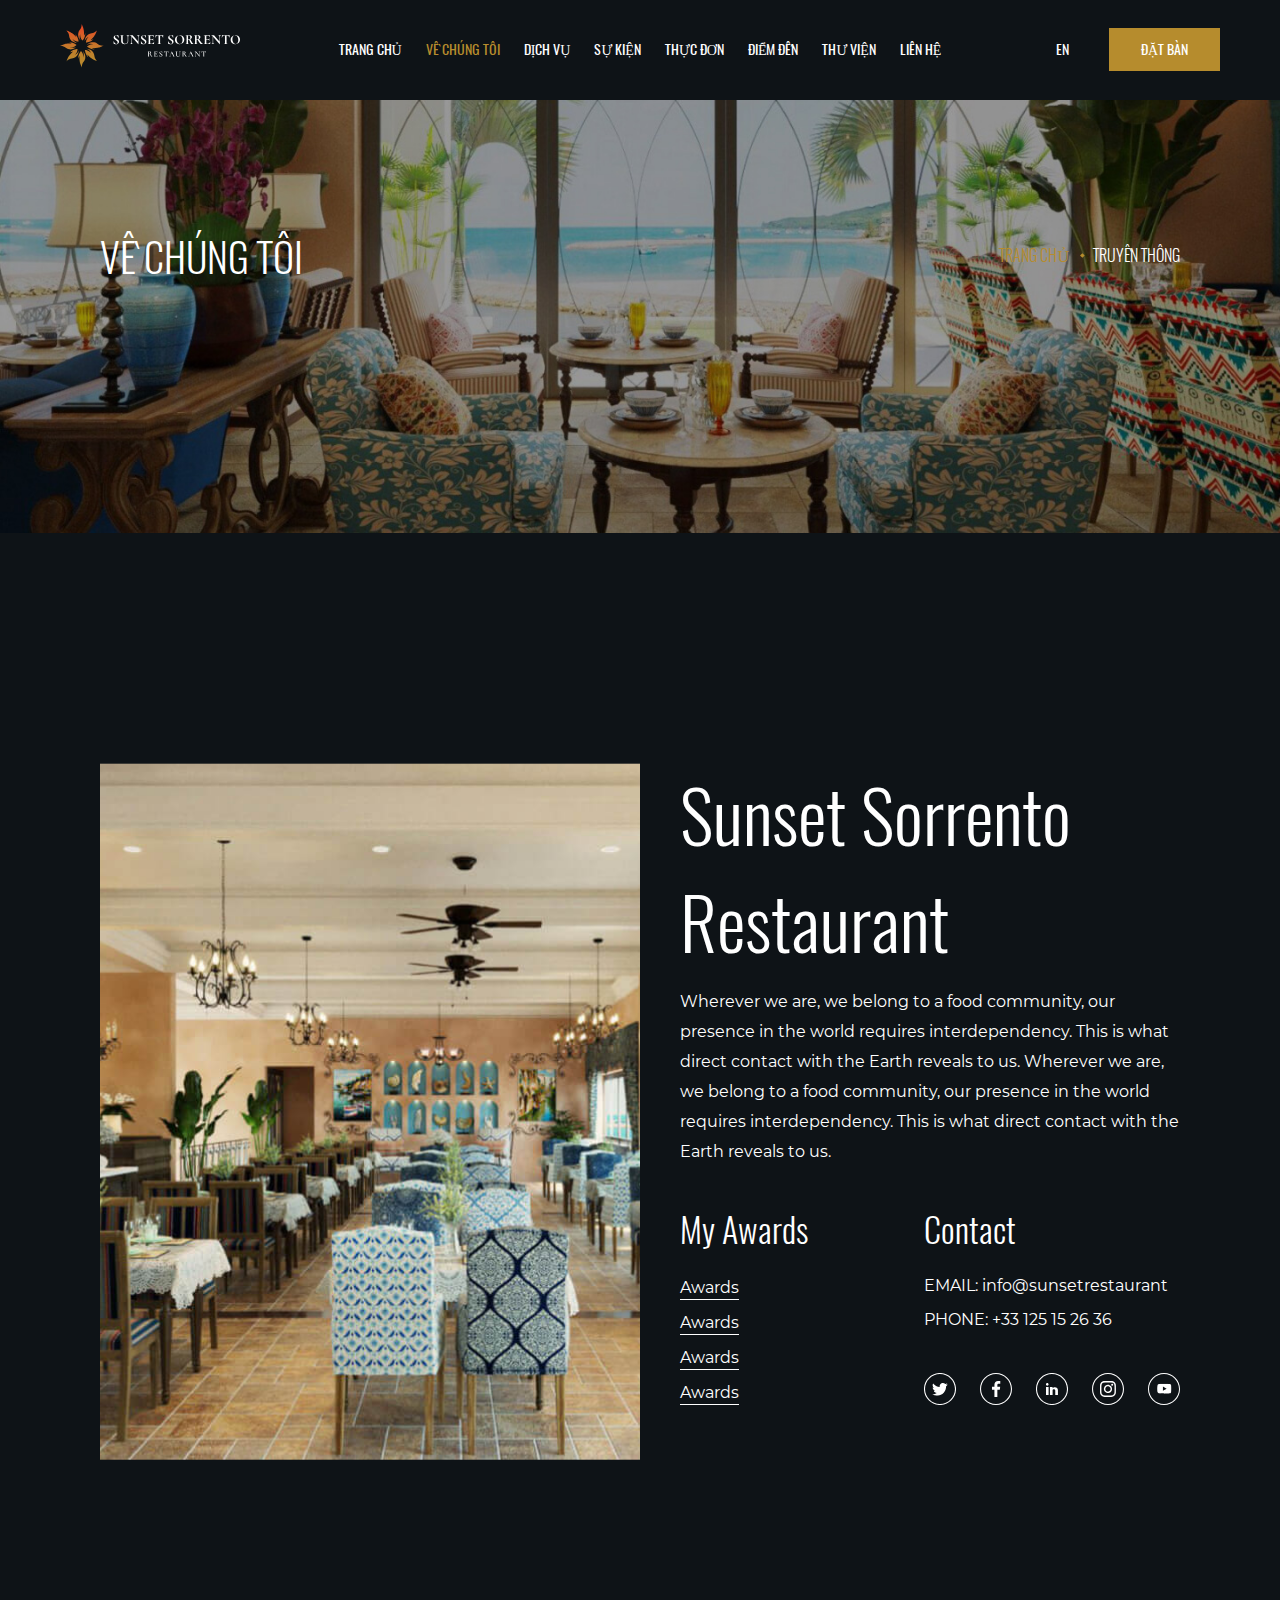
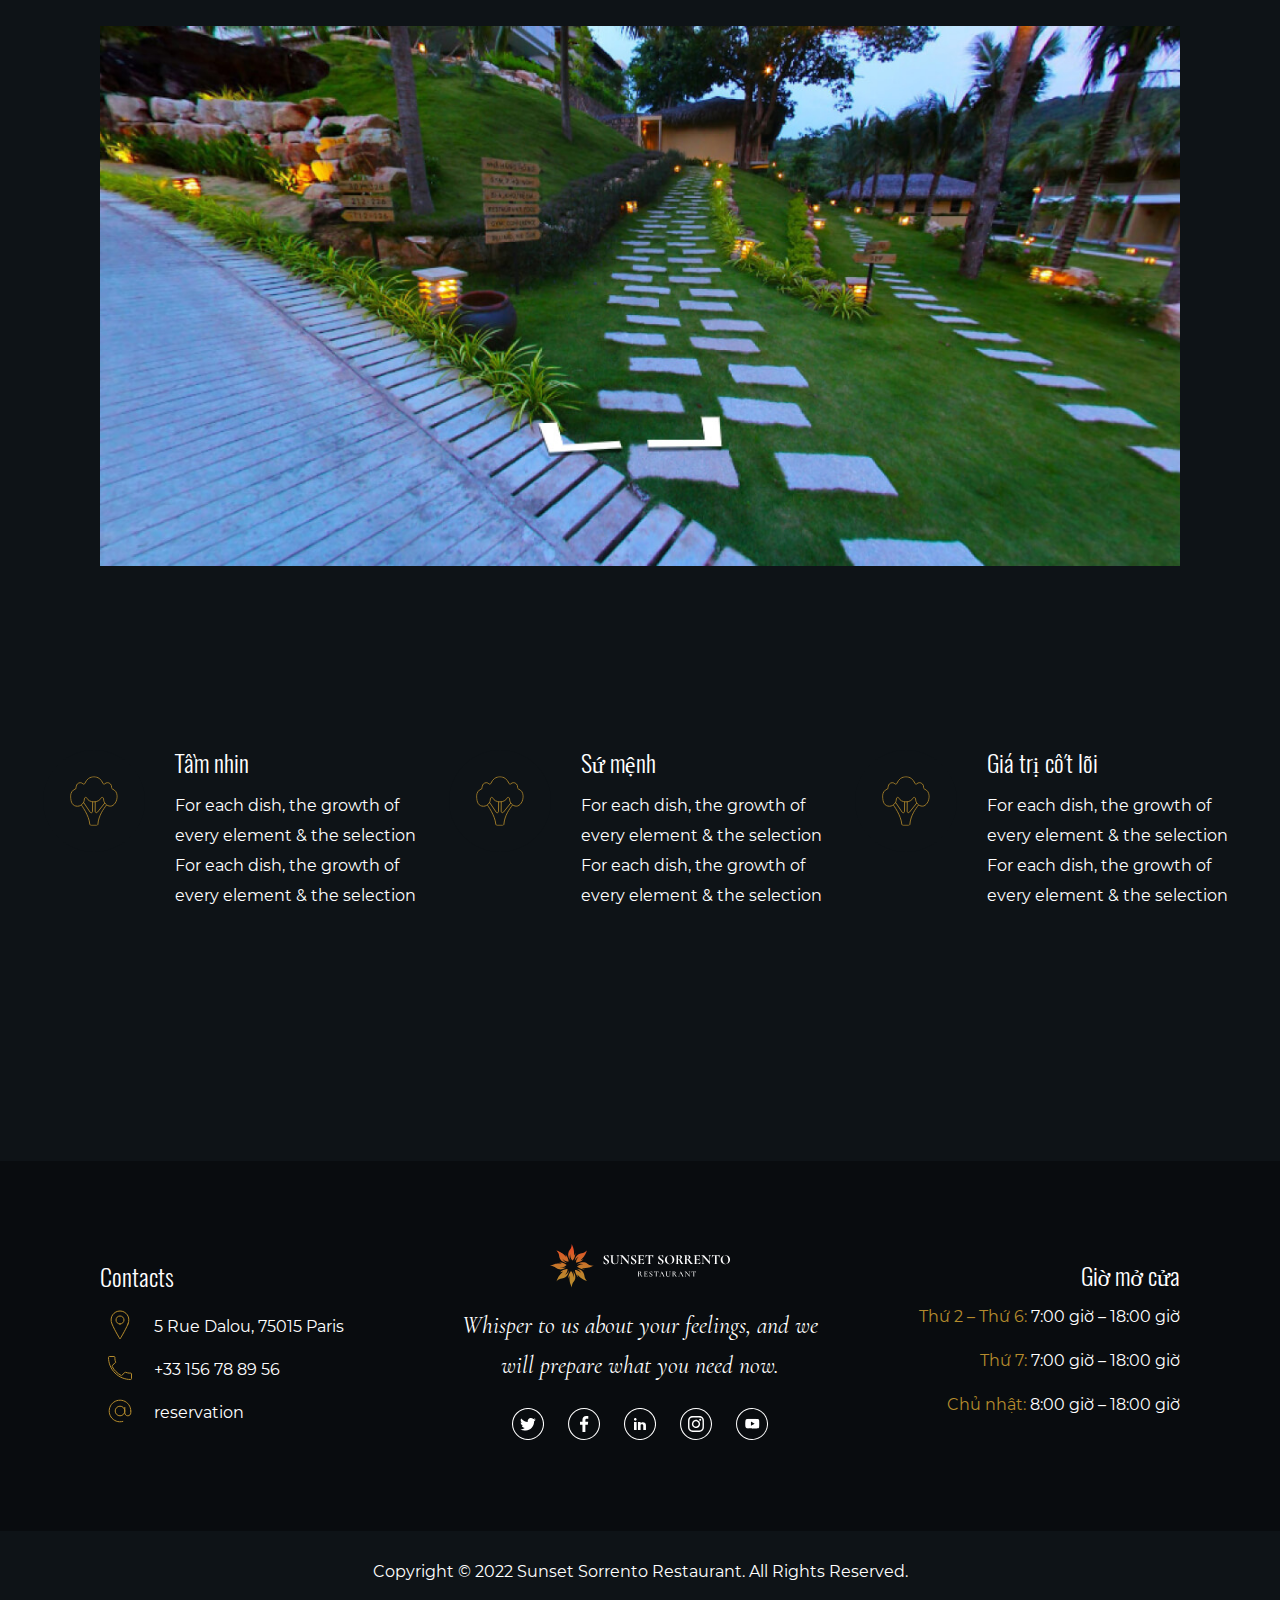
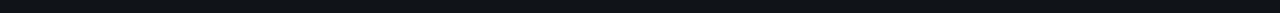
<file: about.html>
<!DOCTYPE html>
<html>

<head>
    <meta charset="UTF-8" />
    <meta name="viewport" content="width=device-width, initial-scale=1.0, maximum-scale=1.0, user-scalable=0" />
    <meta http-equiv="X-UA-Compatible" content="IE=edge,chrome=1" />
    <title>SUNSET SURRENTO</title>
    <link rel="icon" href="logo-no-text.ico">
    <meta name="title" content="" />
    <meta name="description" content="" />

    <!-- meta facebook -->
    <meta property="og:locale" content="vi" />
    <meta property="og:type" content="article" />
    <meta property="og:title" content="" />
    <meta property="og:description" content="" />
    <meta property="og:url" content="" />
    <meta property="og:site_name" content="" />
    <meta property="og:image" content="" />

    <link rel="stylesheet" href="dest/style.min.css">
    <link rel="stylesheet" href="dest/fonts.css">
</head>

<!-- Mỗi body của mỗi page nên có class ví dụ homepage, aboutpage, contactpage... -->

<body class="aboutpage">
    <div class="progressbar"></div>
    <div class="backbtn">
        <img src="./img/icon-back-btn.png" alt="">
    </div>
    <!-- HEADER -->
    <header class="header">
        <div class="container-fluid">
            <div class="header__logo">
                <img src="./img/logo-text.svg" alt="">
            </div>
            <ul class="header__menu">
                <li><a href="./index.html">TRANG CHỦ</a></li>
                <li><a class="active" href="./about.html">VỀ CHÚNG TÔI</a></li>
                <li><a href="./service.html">DỊCH VỤ</a></li>
                <li><a href="./event.html">SỰ KIỆN</a></li>
                <li><a href="./menu.html">THỰC ĐƠN</a></li>
                <li><a href="./place.html">ĐIỂM ĐẾN</a></li>
                <li><a href="./library.html">THƯ VIỆN</a></li>
                <li><a href="./contact.html">LIÊN HỆ</a></li>
            </ul>
            <div class="header__right">
                <div class="header__right-lang">
                    <div class="lang-cur">
                        <span>EN</span>

                    </div>
                    <ul class="lang-opt">
                        <li><a href="#">JP</a></li>
                        <li><a href="#">FR</a></li>
                        <li><a href="#">VN</a></li>
                    </ul>
                </div>
                <div class="header__right-booking"><span>ĐẶT BÀN</span></div>
                <div class="btnmenu">
                    <span></span>
                </div>
            </div>

        </div>
    </header>
    <div class="nav" id="navid">
        <ul class="nav__menu">
            <li><a href="./index.html">TRANG CHỦ</a></li>
            <li><a href="./about.html">VỀ CHÚNG TÔI</a></li>
            <li><a href="./service.html">DỊCH VỤ</a></li>
            <li><a href="./event.html">SỰ KIỆN</a></li>
            <li><a href="./menu.html">THỰC ĐƠN</a></li>
            <li><a href="./place.html">ĐIỂM ĐẾN</a></li>
            <li><a href="./library.html">THƯ VIỆN</a></li>
            <li><a href="./contact.html">LIÊN HỆ</a></li>
        </ul>
    </div>

    <!-- MAIN -->
    <main class="mainwrapper">
        <section class="--hero">
            <div class="container">
                <div class="hero__wrap">
                    <h2 class="hero__left">VỀ CHÚNG TÔI</h2>
                    <div class="hero__right">
                        <a href="" class="hero__right-back">TRANG CHỦ
                            <span><img src="./img/icon-losange.svg" alt=""></span>
                        </a>

                        <a href="" class="hero__right-othername">TRUYỀN THÔNG</a>
                    </div>
                </div>
            </div>
            <div class="hero__img">
                <img src="./img/img-about-hero.jpg" alt="">
            </div>
        </section>

        <section class="info">
            <div class="container">
                <div class="info__wrap">
                    <div class="info__img">
                        <img src="./img/img-about-info.jpg" alt="">
                    </div>

                    <div class="info__textbox">
                        <h2 class="info__textbox-heading">Sunset Sorrento Restaurant </h2>

                        <p class="info__textbox-desc --desc">Wherever we are, we belong to a food community, our
                            presence in
                            the
                            world requires
                            interdependency. This is what direct
                            contact with the Earth reveals to us. Wherever we are, we belong to a food community,
                            our presence in the world requires
                            interdependency. This is what direct contact with the Earth reveals to us.
                        </p>
                        <div class="info__textbox-bot">
                            <div class="iaward">
                                <h3 class="--title">My Awards</h3>
                                <ul class="list">
                                    <li><a href="">Awards</a></li>
                                    <li><a href="">Awards</a></li>
                                    <li><a href="">Awards</a></li>
                                    <li><a href="">Awards</a></li>
                                </ul>
                            </div>
                            <div class="icontact">
                                <h3 class="--title">Contact</h3>
                                <div class="detail">
                                    <p>EMAIL: <span> info@sunsetrestaurant </span></p>
                                    <p>PHONE: <span> +33 125 15 26 36 </span></p>
                                </div>
                                <div class="--iconlist">
                                    <i class="iconitem"><img src="./img/icon-twitter.svg" alt=""></i>
                                    <i class="iconitem"><img src="./img/icon-facebook.svg" alt=""></i>
                                    <i class="iconitem"><img src="./img/icon-linkedin.svg" alt=""></i>
                                    <i class="iconitem"><img src="./img/icon-instagram.svg" alt=""></i>
                                    <i class="iconitem"><img src="./img/icon-youtube.svg" alt=""></i>
                                </div>
                            </div>
                        </div>
                    </div>
                </div>
            </div>
        </section>

        <section class="simulator">
            <div class="container">
                <div class="simulator__map">
                    <img src="./img/img-about-simulator.jpg" alt="">
                </div>
            </div>
        </section>

        <section class="value">
            <div class="value__list">
                <div class="value__list-item">
                    <div class="valueimg">
                        <img src="./img/icon-home-box-1.svg" alt="">
                    </div>
                    <div class="textbox">
                        <h3 class="heading">Tầm nhin</h3>
                        <p class="--desc">For each dish, the growth of every element & the selection <br>
                            For each dish, the growth of every element & the selection</p>
                    </div>
                </div>
                <div class="value__list-item">
                    <div class="valueimg">
                        <img src="./img/icon-home-box-1.svg" alt="">
                    </div>
                    <div class="textbox">
                        <h3 class="heading">Sứ mệnh</h3>
                        <p class="--desc">For each dish, the growth of every element & the selection <br>
                            For each dish, the growth of every element & the selection</p>
                    </div>
                </div>
                <div class="value__list-item">
                    <div class="valueimg">
                        <img src="./img/icon-home-box-1.svg" alt="">
                    </div>
                    <div class="textbox">
                        <h3 class="heading">Giá trị cốt lõi</h3>
                        <p class="--desc">For each dish, the growth of every element & the selection <br>
                            For each dish, the growth of every element & the selection</p>
                    </div>
                </div>
            </div>
            </div>
        </section>
    </main>

    <!-- FOOTER -->
    <footer class="footer">
        <div class="container">
            <div class="footer__top">
                <div class="footer__top-contact">
                    <p class="conheading">Contacts</p>
                    <div class="conlist">
                        <div class="conitem">
                            <i><img src="./img/icon-location.svg" alt=""></i>
                            <p class="address">5 Rue Dalou, 75015 Paris</p>
                        </div>
                        <div class="conitem">
                            <i><img src="./img/icon-phone.svg" alt=""></i>
                            <p class="address">+33 156 78 89 56</p>
                        </div>
                        <div class="conitem">
                            <i><img src="./img/icon-email.svg" alt=""></i>
                            <p class="address">reservation</p>
                        </div>
                    </div>
                </div>
                <div class="footer__top-mid">
                    <div class="logo">
                        <img src="./img/logo-text.svg" alt="">
                    </div>
                    <div class="desc">
                        Whisper to us about your feelings, and we will prepare what you need now.
                    </div>
                    <div class="--iconlist">
                        <a class="iconitem"><img src="./img/icon-twitter.svg" alt=""></a>
                        <a class="iconitem"><img src="./img/icon-facebook.svg" alt=""></a>
                        <a class="iconitem"><img src="./img/icon-linkedin.svg" alt=""></a>
                        <a class="iconitem"><img src="./img/icon-instagram.svg" alt=""></a>
                        <a class="iconitem"><img src="./img/icon-youtube.svg" alt=""></a>
                    </div>
                </div>
                <div class="footer__top-time">
                    <p class="timeheading">Giờ mở cửa</p>
                    <div class="timelist">
                        <p class="timeitem"><span> Thứ 2 – Thứ 6: </span>7:00 giờ – 18:00 giờ</p>
                        <p class="timeitem"><span> Thứ 7: </span> 7:00 giờ – 18:00 giờ</p>
                        <p class="timeitem"><span> Chủ nhật:</span> 8:00 giờ – 18:00 giờ</p>

                    </div>
                </div>
            </div>
        </div>
        <div class="footer__bot">
            <p class="footer__bot-copyright">Copyright © 2022 Sunset Sorrento Restaurant. All Rights Reserved.</p>
        </div>
    </footer>

    <script type="text/javascript" src="dest/jsmain.min.js"></script>
    <script type="text/javascript" src="dest/main.js"></script>

</body>

</html>
</file>
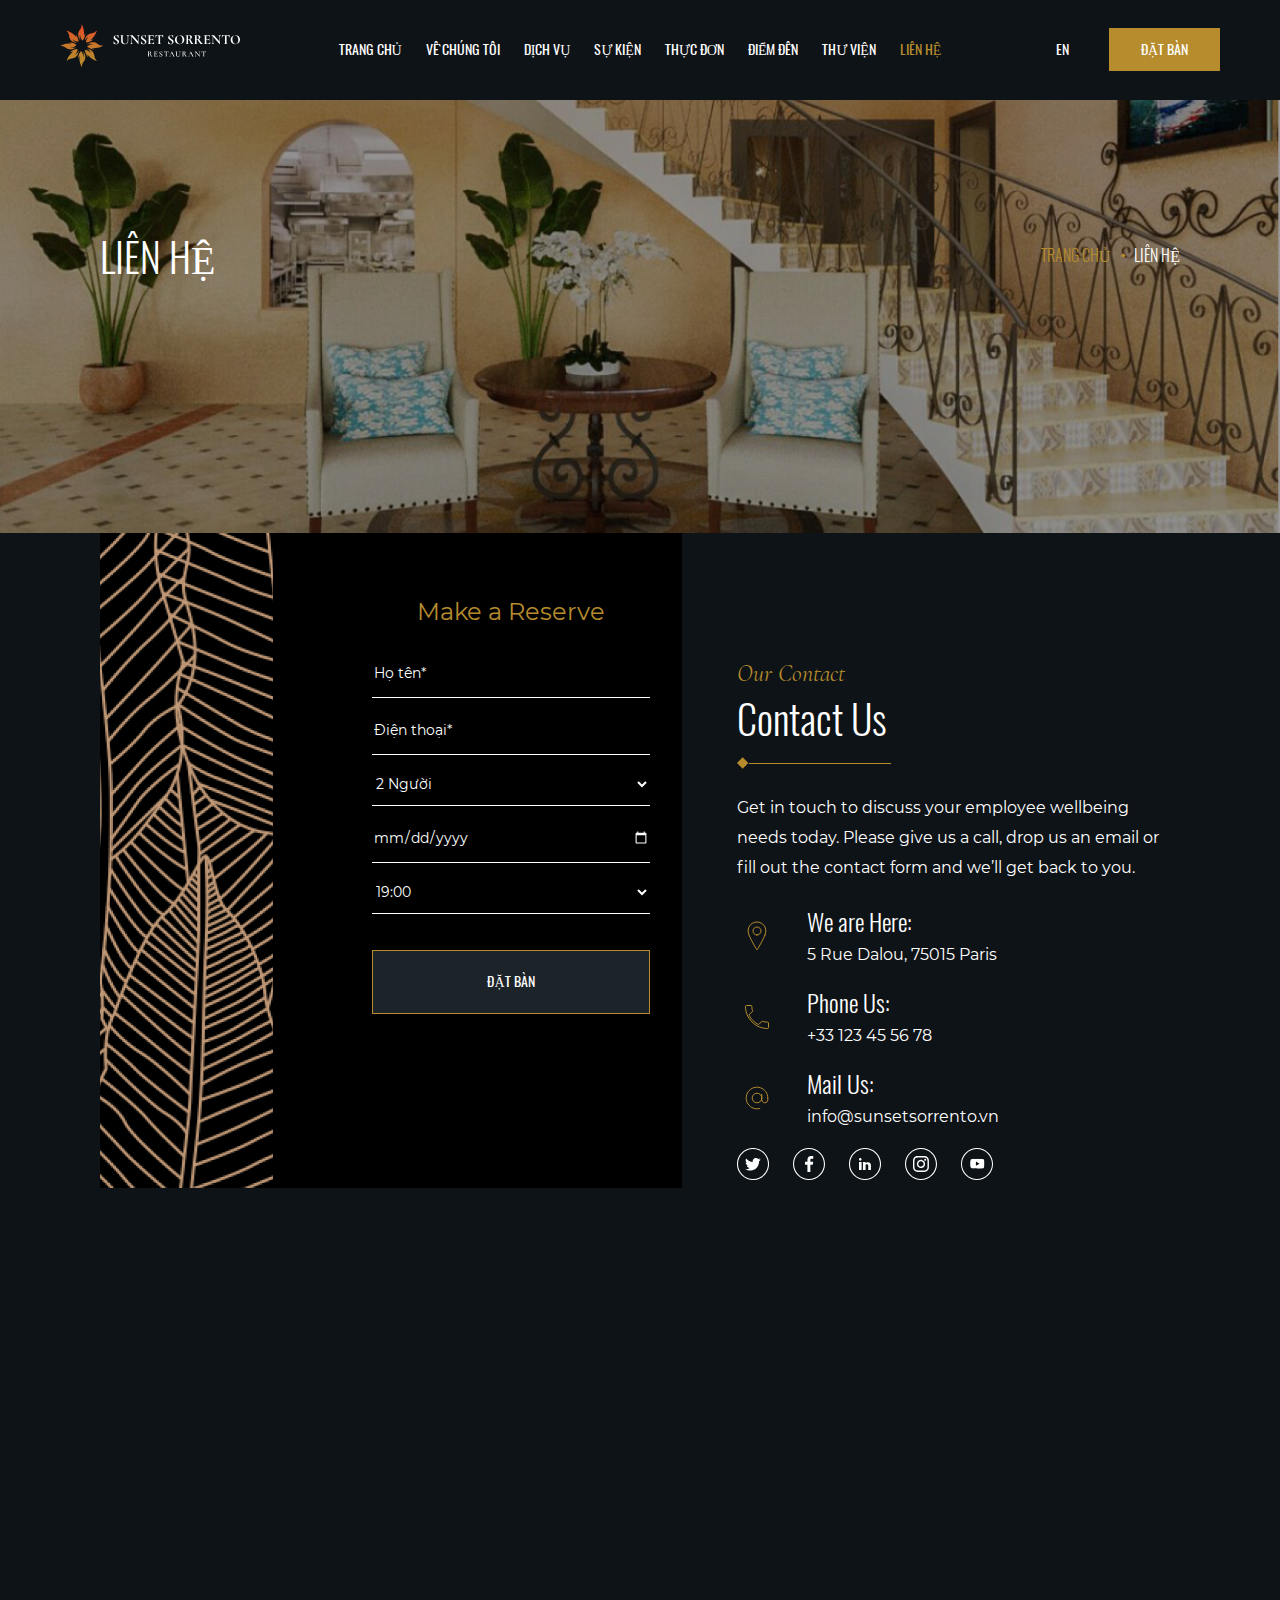
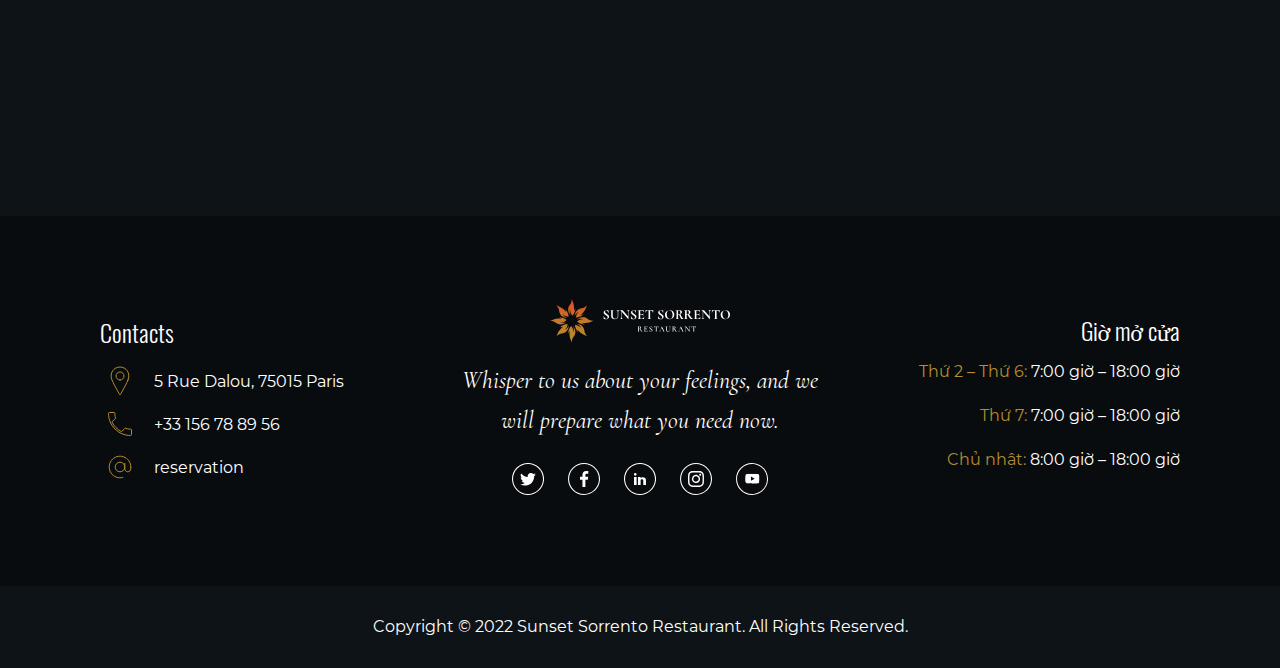
<file: contact.html>
<!DOCTYPE html>
<html>

<head>
    <meta charset="UTF-8" />
    <meta name="viewport" content="width=device-width, initial-scale=1.0, maximum-scale=1.0, user-scalable=0" />
    <meta http-equiv="X-UA-Compatible" content="IE=edge,chrome=1" />
    <title>SUNSET SURRENTO</title>
    <link rel="icon" href="logo-no-text.ico">
    <meta name="title" content="" />
    <meta name="description" content="" />

    <!-- meta facebook -->
    <meta property="og:locale" content="vi" />
    <meta property="og:type" content="article" />
    <meta property="og:title" content="" />
    <meta property="og:description" content="" />
    <meta property="og:url" content="" />
    <meta property="og:site_name" content="" />
    <meta property="og:image" content="" />

    <link rel="stylesheet" href="dest/style.min.css">
    <link rel="stylesheet" href="dest/fonts.css">
</head>

<!-- Mỗi body của mỗi page nên có class ví dụ homepage, aboutpage, contactpage... -->

<body class="contactpage">
    <div class="progressbar"></div>
    <div class="backbtn">
        <img src="./img/icon-back-btn.png" alt="">
    </div>
    <!-- HEADER -->
    <header class="header">
        <div class="container-fluid">
            <div class="header__logo">
                <img src="./img/logo-text.svg" alt="">
            </div>
            <ul class="header__menu">
                <li><a href="./index.html">TRANG CHỦ</a></li>
                <li><a href="./about.html">VỀ CHÚNG TÔI</a></li>
                <li><a href="./service.html">DỊCH VỤ</a></li>
                <li><a href="./event.html">SỰ KIỆN</a></li>
                <li><a href="./menu.html">THỰC ĐƠN</a></li>
                <li><a href="./place.html">ĐIỂM ĐẾN</a></li>
                <li><a href="./library.html">THƯ VIỆN</a></li>
                <li><a class="active" href="./contact.html">LIÊN HỆ</a></li>
            </ul>
            <div class="header__right">
                <div class="header__right-lang">
                    <div class="lang-cur">
                        <span>EN</span>

                    </div>
                    <ul class="lang-opt">
                        <li><a href="#">JP</a></li>
                        <li><a href="#">FR</a></li>
                        <li><a href="#">VN</a></li>
                    </ul>
                </div>
                <div class="header__right-booking"><span>ĐẶT BÀN</span></div>
                <div class="btnmenu">
                    <span></span>
                </div>
            </div>

        </div>
    </header>
    <div class="nav" id="navid">
        <ul class="nav__menu">
            <li><a href="./index.html">TRANG CHỦ</a></li>
            <li><a href="./about.html">VỀ CHÚNG TÔI</a></li>
            <li><a href="./service.html">DỊCH VỤ</a></li>
            <li><a href="./event.html">SỰ KIỆN</a></li>
            <li><a href="./menu.html">THỰC ĐƠN</a></li>
            <li><a href="./place.html">ĐIỂM ĐẾN</a></li>
            <li><a href="./library.html">THƯ VIỆN</a></li>
            <li><a href="./contact.html">LIÊN HỆ</a></li>
        </ul>
    </div>


    <!-- MAIN -->
    <main class="mainwrapper">
        <section class="--hero">
            <div class="container">
                <div class="hero__wrap">
                    <h2 class="hero__left">LIÊN HỆ</h2>
                    <div class="hero__right">
                        <a href="" class="hero__right-back">TRANG CHỦ
                            <span><img src="./img/icon-losange.svg" alt=""></span>
                        </a>

                        <a href="" class="hero__right-othername">LIÊN HỆ</a>
                    </div>
                </div>
            </div>
            <div class="hero__img">
                <img src="./img/img-contact-hero.jpg" alt="">
            </div>
        </section>

        <section class="contact">
            <div class="container">
                <div class="contact__reserve --form">
                    <div class="formimg">
                        <div class="fimg">
                            <img src="./img/img-weird-big.png" alt="">
                        </div>
                    </div>
                    <div class="form ">
                        <h3 class="heading">Make a Reserve</h3>
                        <form action="">
                            <div class="forminput fill">
                                <input type="text" placeholder="Họ tên*">
                            </div>
                            <div class="forminput fill">
                                <input type="text" placeholder="Điện thoại*">
                            </div>
                            <div class="forminput opt">
                                <select>
                                    <option value="">2 Người</option>
                                    <option value="">4 Người</option>
                                    <option value="">1 Người</option>
                                </select>
                            </div>
                            <div class="forminput date">
                                <input type="date">
                            </div>
                            <div class="forminput opt">
                                <select>
                                    <option value="">19:00</option>
                                    <option value="">12:00</option>
                                    <option value="">17:00</option>
                                </select>
                            </div>
                        </form>
                        <div class="formbtn "><span class="--btn ">ĐẶT BÀN</span></div>

                    </div>
                </div>
                <div class="contact__info">
                    <div class="contact__info-textbox">
                        <div class=" --heading --losange">
                            <p class="yltitle">Our Contact</p>
                            <h3 class="whtitle">Contact Us</h3>
                            <i><img class="icon" src="./img/icon-losange.svg" alt=""></i>

                        </div>
                        <div class="--desc">
                            Get in touch to discuss your employee wellbeing needs today. Please give us a call, drop
                            us an email or fill out the
                            contact form and we’ll get back to you.
                        </div>
                        <div class="list">
                            <div class="item">
                                <i><img src="./img/icon-location.svg" alt=""></i>
                                <div class="text">
                                    <h3 class="--title">We are Here:</h3>
                                    <p class="--desc">5 Rue Dalou, 75015 Paris</p>
                                </div>
                            </div>
                            <div class="item">
                                <i><img src="./img/icon-phone.svg" alt=""></i>
                                <div class="text">
                                    <h3 class="--title">Phone Us:</h3>
                                    <p class="--desc">+33 123 45 56 78</p>
                                </div>
                            </div>
                            <div class="item">
                                <i><img src="./img/icon-email.svg" alt=""></i>
                                <div class="text">
                                    <h3 class="--title">Mail Us:</h3>
                                    <p class="--desc">info@sunsetsorrento.vn</p>
                                </div>
                            </div>
                        </div>
                        <div class="--iconlist">
                            <i class="iconitem"><img src="./img/icon-twitter.svg" alt=""></i>
                            <i class="iconitem"><img src="./img/icon-facebook.svg" alt=""></i>
                            <i class="iconitem"><img src="./img/icon-linkedin.svg" alt=""></i>
                            <i class="iconitem"><img src="./img/icon-instagram.svg" alt=""></i>
                            <i class="iconitem"><img src="./img/icon-youtube.svg" alt=""></i>
                        </div>
                    </div>
                </div>
            </div>
        </section>

        <!-- <section class="map">
            <div class="map__img">
                <img src="./img/img-contact-map.jpg" alt="">
            </div>
        </section> -->

        <div class="map">
            <div class="mapouter">
                <div class="gmap_canvas"><iframe class="gmap_iframe" width="100%" frameborder="0" scrolling="no"
                        marginheight="0" marginwidth="0"
                        src="https://maps.google.com/maps?width=1380&amp;height=468&amp;hl=en&amp;q=Bitexco Tower, hẻm số 2 Hàm Nghi, Bến Nghé, Quận 1, Thành phố Hồ Chí Minh&amp;t=&amp;z=14&amp;ie=UTF8&amp;iwloc=B&amp;output=embed"></iframe><a
                        href="https://embedmapgenerator.com/">embed google maps in website</a>
                </div>

            </div>
        </div>
    </main>

    <!-- FOOTER -->
    <footer class="footer">
        <div class="container">
            <div class="footer__top">
                <div class="footer__top-contact">
                    <p class="conheading">Contacts</p>
                    <div class="conlist">
                        <div class="conitem">
                            <i><img src="./img/icon-location.svg" alt=""></i>
                            <p class="address">5 Rue Dalou, 75015 Paris</p>
                        </div>
                        <div class="conitem">
                            <i><img src="./img/icon-phone.svg" alt=""></i>
                            <p class="address">+33 156 78 89 56</p>
                        </div>
                        <div class="conitem">
                            <i><img src="./img/icon-email.svg" alt=""></i>
                            <p class="address">reservation</p>
                        </div>
                    </div>
                </div>
                <div class="footer__top-mid">
                    <div class="logo">
                        <img src="./img/logo-text.svg" alt="">
                    </div>
                    <div class="desc">
                        Whisper to us about your feelings, and we will prepare what you need now.
                    </div>
                    <div class="--iconlist">
                        <a class="iconitem"><img src="./img/icon-twitter.svg" alt=""></a>
                        <a class="iconitem"><img src="./img/icon-facebook.svg" alt=""></a>
                        <a class="iconitem"><img src="./img/icon-linkedin.svg" alt=""></a>
                        <a class="iconitem"><img src="./img/icon-instagram.svg" alt=""></a>
                        <a class="iconitem"><img src="./img/icon-youtube.svg" alt=""></a>
                    </div>
                </div>
                <div class="footer__top-time">
                    <p class="timeheading">Giờ mở cửa</p>
                    <div class="timelist">
                        <p class="timeitem"><span> Thứ 2 – Thứ 6: </span>7:00 giờ – 18:00 giờ</p>
                        <p class="timeitem"><span> Thứ 7: </span> 7:00 giờ – 18:00 giờ</p>
                        <p class="timeitem"><span> Chủ nhật:</span> 8:00 giờ – 18:00 giờ</p>

                    </div>
                </div>
            </div>
        </div>
        <div class="footer__bot">
            <p class="footer__bot-copyright">Copyright © 2022 Sunset Sorrento Restaurant. All Rights Reserved.</p>
        </div>
    </footer>

    <script type="text/javascript" src="dest/jsmain.min.js"></script>
    <script type="text/javascript" src="dest/main.js"></script>

</body>

</html>
</file>
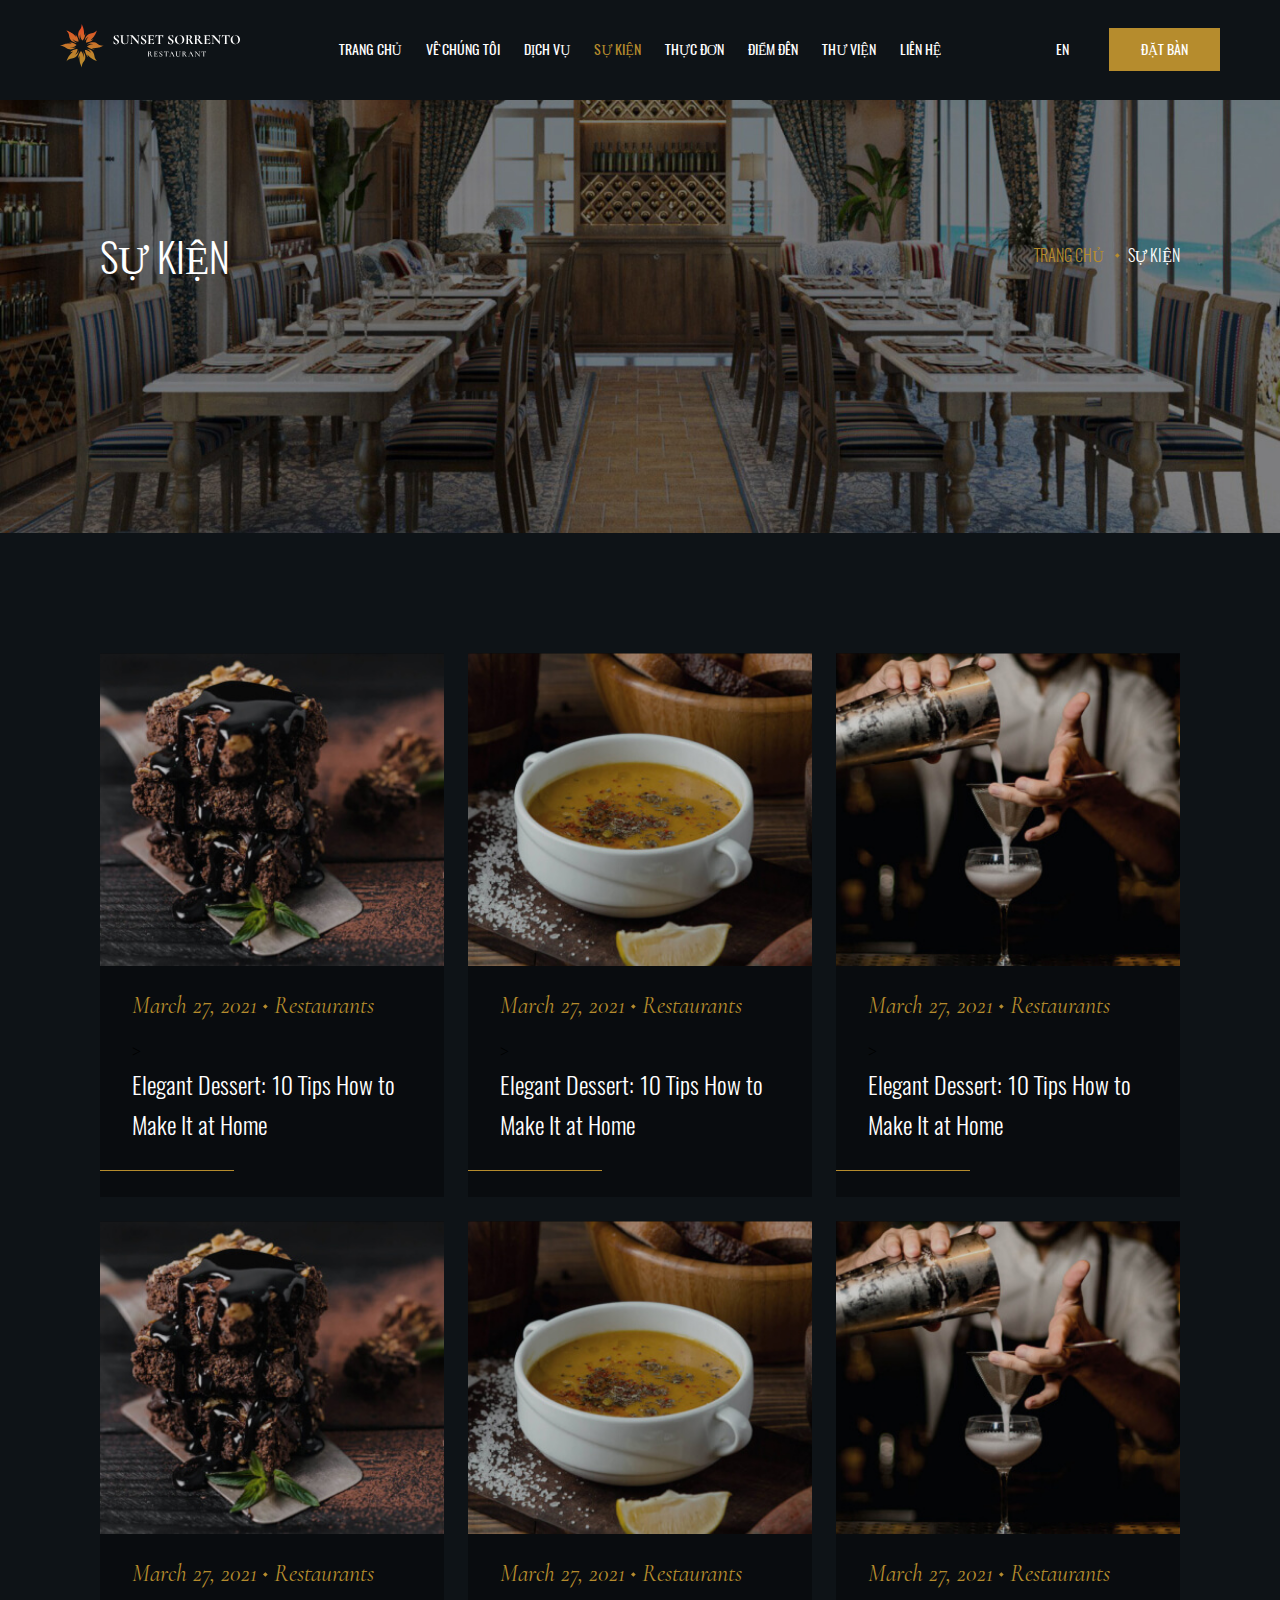
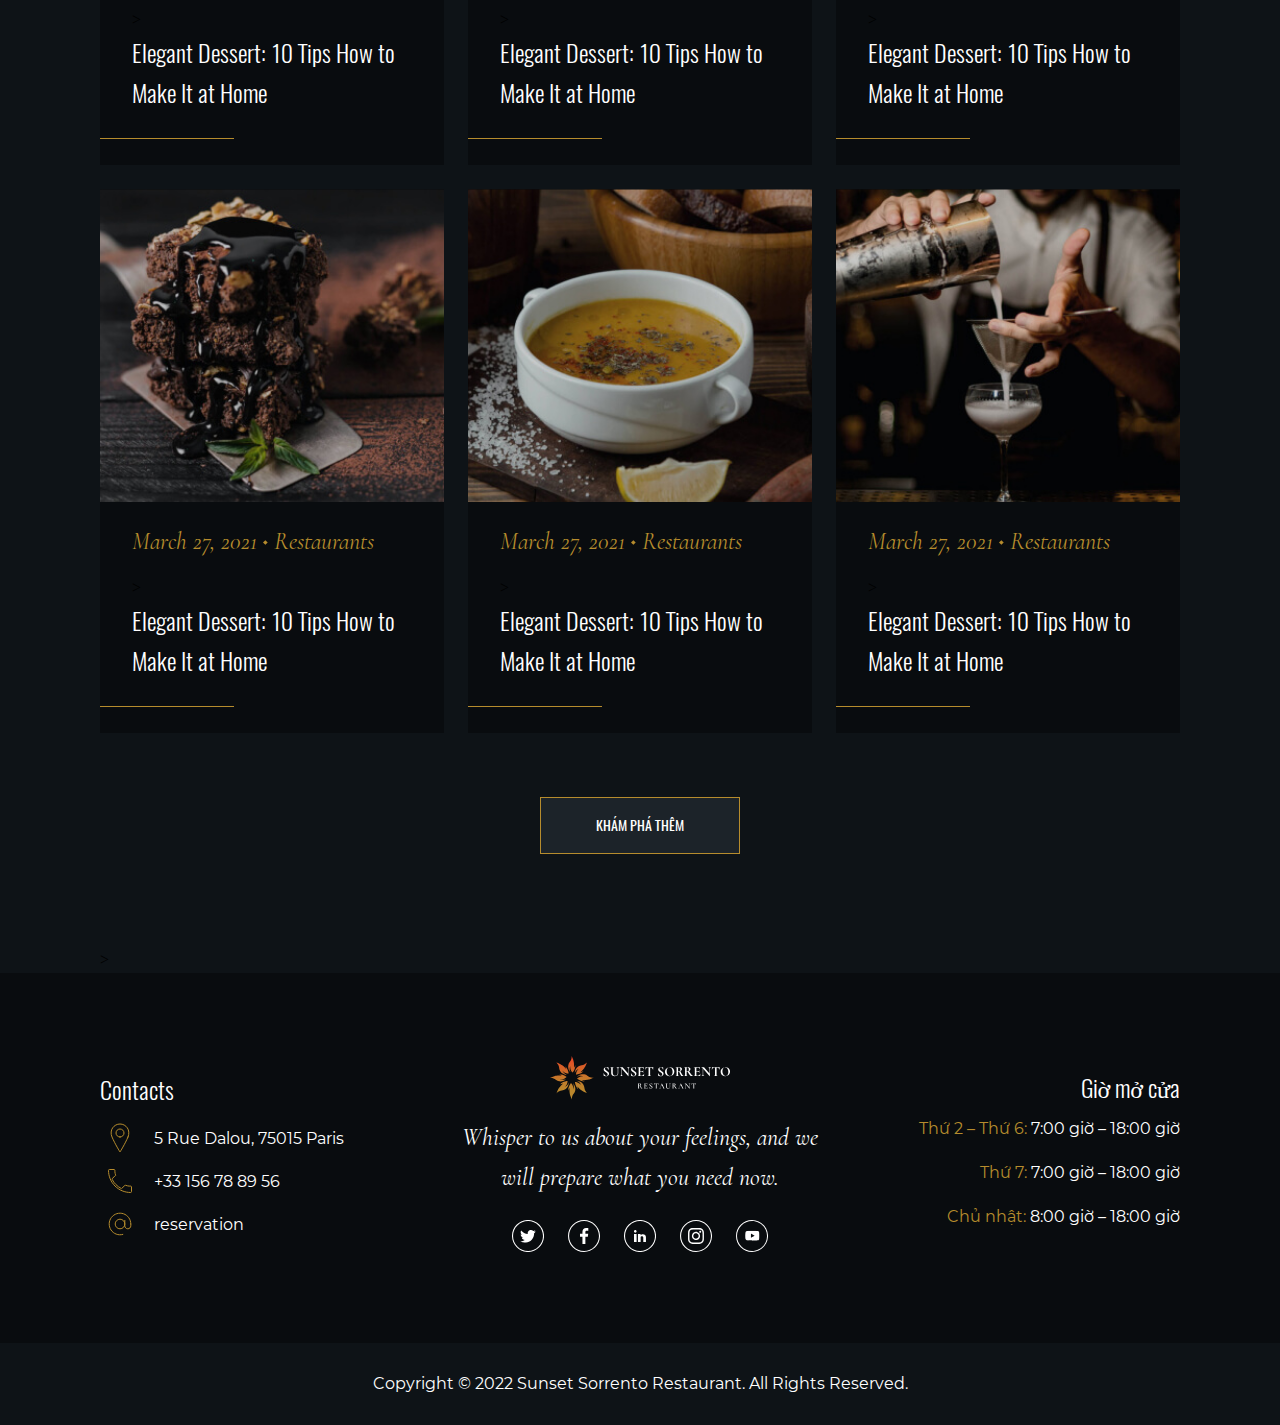
<file: event.html>
<!DOCTYPE html>
<html>

<head>
    <meta charset="UTF-8" />
    <meta name="viewport" content="width=device-width, initial-scale=1.0, maximum-scale=1.0, user-scalable=0" />
    <meta http-equiv="X-UA-Compatible" content="IE=edge,chrome=1" />
    <title>Contact</title>
    <link rel="icon" href="logo-no-text.ico">
    <meta name="title" content="" />
    <meta name="description" content="" />

    <!-- meta facebook -->
    <meta property="og:locale" content="vi" />
    <meta property="og:type" content="article" />
    <meta property="og:title" content="" />
    <meta property="og:description" content="" />
    <meta property="og:url" content="" />
    <meta property="og:site_name" content="" />
    <meta property="og:image" content="" />

    <link rel="stylesheet" href="dest/style.min.css">
    <link rel="stylesheet" href="dest/fonts.css">
</head>

<!-- Mỗi body của mỗi page nên có class ví dụ homepage, aboutpage, contactpage... -->

<body class="eventpage">
    <div class="progressbar"></div>
    <div class="backbtn">
        <img src="./img/icon-back-btn.png" alt="">
    </div>
    <!-- HEADER -->
    <header class="header">
        <div class="container-fluid">
            <div class="header__logo">
                <img src="./img/logo-text.svg" alt="">
            </div>
            <ul class="header__menu">
                <li><a href="./index.html">TRANG CHỦ</a></li>
                <li><a href="./about.html">VỀ CHÚNG TÔI</a></li>
                <li><a href="./service.html">DỊCH VỤ</a></li>
                <li><a class="active" href="./event.html">SỰ KIỆN</a></li>
                <li><a href="./menu.html">THỰC ĐƠN</a></li>
                <li><a href="./place.html">ĐIỂM ĐẾN</a></li>
                <li><a href="./library.html">THƯ VIỆN</a></li>
                <li><a href="./contact.html">LIÊN HỆ</a></li>
            </ul>
            <div class="header__right">
                <div class="header__right-lang">
                    <div class="lang-cur">
                        <span>EN</span>

                    </div>
                    <ul class="lang-opt">
                        <li><a href="#">JP</a></li>
                        <li><a href="#">FR</a></li>
                        <li><a href="#">VN</a></li>
                    </ul>
                </div>
                <div class="header__right-booking"><span>ĐẶT BÀN</span></div>
                <div class="btnmenu">
                    <span></span>
                </div>
            </div>

        </div>
    </header>
    <div class="nav" id="navid">
        <ul class="nav__menu">
            <li><a href="./index.html">TRANG CHỦ</a></li>
            <li><a href="./about.html">VỀ CHÚNG TÔI</a></li>
            <li><a href="./service.html">DỊCH VỤ</a></li>
            <li><a href="./event.html">SỰ KIỆN</a></li>
            <li><a href="./menu.html">THỰC ĐƠN</a></li>
            <li><a href="./place.html">ĐIỂM ĐẾN</a></li>
            <li><a href="./library.html">THƯ VIỆN</a></li>
            <li><a href="./contact.html">LIÊN HỆ</a></li>
        </ul>
    </div>

    <main class="mainwrapper">
        <section class="--hero">
            <div class="container">
                <div class="hero__wrap">
                    <h2 class="hero__left">SỰ KIỆN</h2>
                    <div class="hero__right">
                        <a href="" class="hero__right-back">TRANG CHỦ
                            <span><img src="./img/icon-losange.svg" alt=""></span>
                        </a>

                        <a href="" class="hero__right-othername">SỰ KIỆN</a>
                    </div>
                </div>
            </div>
            <div class="hero__img">
                <img src="./img/img-event-hero.jpg" alt="">
            </div>
        </section>

        <section class="menu">
            <div class="container">
                <div class="menu__list --list">
                    <div class="item">
                        <div class="img">
                            <a href=""><img src="./img/img-home-event.jpg" alt=""> </a>

                        </div>
                        <div class="--heading">
                            <div class="yltitle">
                                <p>March 27, 2021
                                    <span><img src="./img/icon-losange.svg" alt=""></span>
                                    Restaurants
                                </p>
                            </div>>
                            <h3 class="whtitle">Elegant Dessert: 10 Tips How to Make It at Home</h3>
                        </div>
                    </div>
                    <div class="item">
                        <div class="img">
                            <a href=""> <img src="./img/img-home-blog-2.jpg" alt=""></a>
                        </div>
                        <div class="--heading">
                            <div class="yltitle">
                                <p>March 27, 2021
                                    <span><img src="./img/icon-losange.svg" alt=""></span>
                                    Restaurants
                                </p>
                            </div>>
                            <h3 class="whtitle">Elegant Dessert: 10 Tips How to Make It at Home</h3>
                        </div>
                    </div>
                    <div class="item">
                        <div class="img">
                            <a href=""><img src="./img/img-home-blog-3.jpg" alt=""></a>
                        </div>
                        <div class="--heading">
                            <div class="yltitle">
                                <p>March 27, 2021
                                    <span><img src="./img/icon-losange.svg" alt=""></span>
                                    Restaurants
                                </p>
                            </div>>
                            <h3 class="whtitle">Elegant Dessert: 10 Tips How to Make It at Home</h3>
                        </div>
                    </div>
                    <div class="item">
                        <div class="img">
                            <a href=""><img src="./img/img-home-event.jpg" alt=""> </a>

                        </div>
                        <div class="--heading">
                            <div class="yltitle">
                                <p>March 27, 2021
                                    <span><img src="./img/icon-losange.svg" alt=""></span>
                                    Restaurants
                                </p>
                            </div>>
                            <h3 class="whtitle">Elegant Dessert: 10 Tips How to Make It at Home</h3>
                        </div>
                    </div>
                    <div class="item">
                        <div class="img">
                            <a href=""> <img src="./img/img-home-blog-2.jpg" alt=""></a>
                        </div>
                        <div class="--heading">
                            <div class="yltitle">
                                <p>March 27, 2021
                                    <span><img src="./img/icon-losange.svg" alt=""></span>
                                    Restaurants
                                </p>
                            </div>>
                            <h3 class="whtitle">Elegant Dessert: 10 Tips How to Make It at Home</h3>
                        </div>
                    </div>
                    <div class="item">
                        <div class="img">
                            <a href=""><img src="./img/img-home-blog-3.jpg" alt=""></a>
                        </div>
                        <div class="--heading">
                            <div class="yltitle">
                                <p>March 27, 2021
                                    <span><img src="./img/icon-losange.svg" alt=""></span>
                                    Restaurants
                                </p>
                            </div>>
                            <h3 class="whtitle">Elegant Dessert: 10 Tips How to Make It at Home</h3>
                        </div>
                    </div>
                    <div class="item">
                        <div class="img">
                            <a href=""><img src="./img/img-home-event.jpg" alt=""> </a>

                        </div>
                        <div class="--heading">
                            <div class="yltitle">
                                <p>March 27, 2021
                                    <span><img src="./img/icon-losange.svg" alt=""></span>
                                    Restaurants
                                </p>
                            </div>>
                            <h3 class="whtitle">Elegant Dessert: 10 Tips How to Make It at Home</h3>
                        </div>
                    </div>
                    <div class="item">
                        <div class="img">
                            <a href=""> <img src="./img/img-home-blog-2.jpg" alt=""></a>
                        </div>
                        <div class="--heading">
                            <div class="yltitle">
                                <p>March 27, 2021
                                    <span><img src="./img/icon-losange.svg" alt=""></span>
                                    Restaurants
                                </p>
                            </div>>
                            <h3 class="whtitle">Elegant Dessert: 10 Tips How to Make It at Home</h3>
                        </div>
                    </div>
                    <div class="item">
                        <div class="img">
                            <a href=""><img src="./img/img-home-blog-3.jpg" alt=""></a>
                        </div>
                        <div class="--heading">
                            <div class="yltitle">
                                <p>March 27, 2021
                                    <span><img src="./img/icon-losange.svg" alt=""></span>
                                    Restaurants
                                </p>
                            </div>>
                            <h3 class="whtitle">Elegant Dessert: 10 Tips How to Make It at Home</h3>
                        </div>
                    </div>

                </div>
                <div class="menu__btn --center "><span class="--btn"> KHÁM PHÁ THÊM </span></div>>

            </div>
        </section>
    </main>
    <!-- FOOTER -->
    <footer class="footer">
        <div class="container">
            <div class="footer__top">
                <div class="footer__top-contact">
                    <p class="conheading">Contacts</p>
                    <div class="conlist">
                        <div class="conitem">
                            <i><img src="./img/icon-location.svg" alt=""></i>
                            <p class="address">5 Rue Dalou, 75015 Paris</p>
                        </div>
                        <div class="conitem">
                            <i><img src="./img/icon-phone.svg" alt=""></i>
                            <p class="address">+33 156 78 89 56</p>
                        </div>
                        <div class="conitem">
                            <i><img src="./img/icon-email.svg" alt=""></i>
                            <p class="address">reservation</p>
                        </div>
                    </div>
                </div>
                <div class="footer__top-mid">
                    <div class="logo">
                        <img src="./img/logo-text.svg" alt="">
                    </div>
                    <div class="desc">
                        Whisper to us about your feelings, and we will prepare what you need now.
                    </div>
                    <div class="--iconlist">
                        <a class="iconitem"><img src="./img/icon-twitter.svg" alt=""></a>
                        <a class="iconitem"><img src="./img/icon-facebook.svg" alt=""></a>
                        <a class="iconitem"><img src="./img/icon-linkedin.svg" alt=""></a>
                        <a class="iconitem"><img src="./img/icon-instagram.svg" alt=""></a>
                        <a class="iconitem"><img src="./img/icon-youtube.svg" alt=""></a>
                    </div>
                </div>
                <div class="footer__top-time">
                    <p class="timeheading">Giờ mở cửa</p>
                    <div class="timelist">
                        <p class="timeitem"><span> Thứ 2 – Thứ 6: </span>7:00 giờ – 18:00 giờ</p>
                        <p class="timeitem"><span> Thứ 7: </span> 7:00 giờ – 18:00 giờ</p>
                        <p class="timeitem"><span> Chủ nhật:</span> 8:00 giờ – 18:00 giờ</p>

                    </div>
                </div>
            </div>
        </div>
        <div class="footer__bot">
            <p class="footer__bot-copyright">Copyright © 2022 Sunset Sorrento Restaurant. All Rights Reserved.</p>
        </div>
    </footer>

    <script type="text/javascript" src="dest/jsmain.min.js"></script>
    <script type="text/javascript" src="dest/main.js"></script>

</body>

</html>
</file>
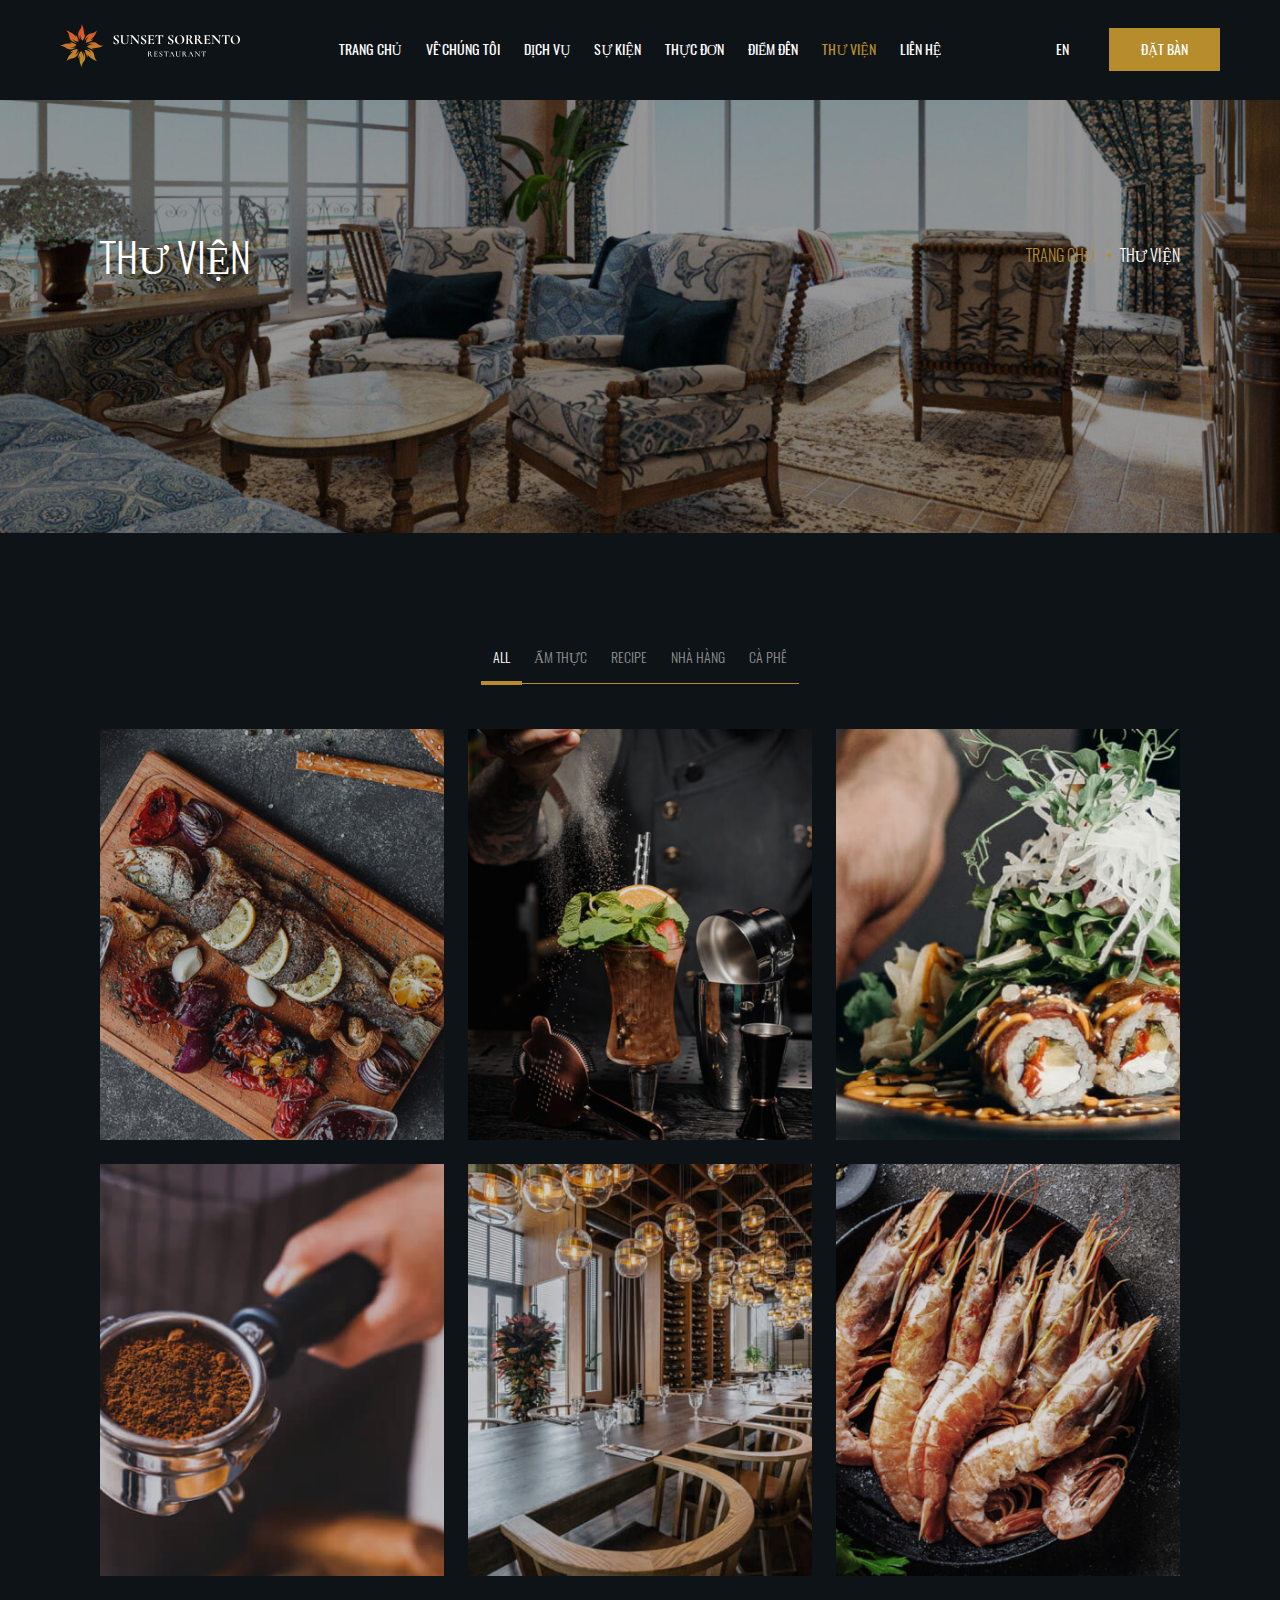
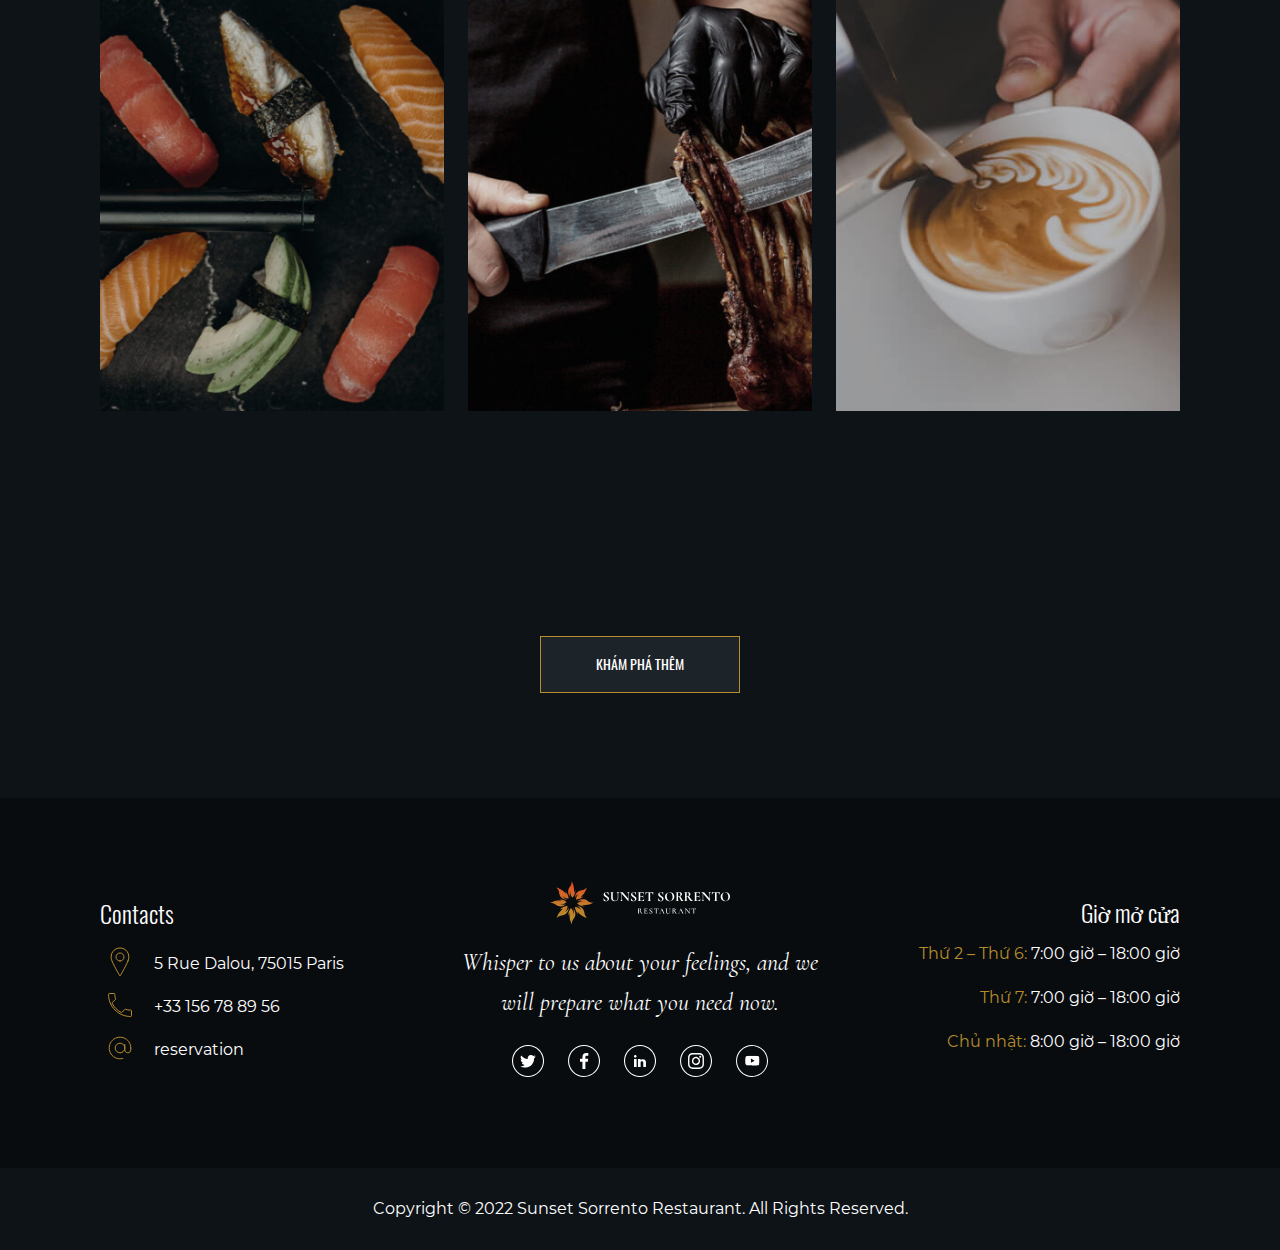
<file: library.html>
<!DOCTYPE html>
<html>

<head>
    <meta charset="UTF-8" />
    <meta name="viewport" content="width=device-width, initial-scale=1.0, maximum-scale=1.0, user-scalable=0" />
    <meta http-equiv="X-UA-Compatible" content="IE=edge,chrome=1" />
    <title>SUNSET SURRENTO</title>
    <link rel="icon" href="logo-no-text.ico">
    <meta name="title" content="" />
    <meta name="description" content="" />

    <!-- meta facebook -->
    <meta property="og:locale" content="vi" />
    <meta property="og:type" content="article" />
    <meta property="og:title" content="" />
    <meta property="og:description" content="" />
    <meta property="og:url" content="" />
    <meta property="og:site_name" content="" />
    <meta property="og:image" content="" />

    <link rel="stylesheet" href="dest/style.min.css">
    <link rel="stylesheet" href="dest/fonts.css">
</head>

<!-- Mỗi body của mỗi page nên có class ví dụ homepage, aboutpage, contactpage... -->

<body class="librarypage">
    <div class="progressbar"></div>
    <div class="backbtn">
        <img src="./img/icon-back-btn.png" alt="">
    </div>
    <!-- HEADER -->
    <header class="header">
        <div class="container-fluid">
            <div class="header__logo">
                <img src="./img/logo-text.svg" alt="">
            </div>
            <ul class="header__menu">
                <li><a href="./index.html">TRANG CHỦ</a></li>
                <li><a href="./about.html">VỀ CHÚNG TÔI</a></li>
                <li><a href="./service.html">DỊCH VỤ</a></li>
                <li><a href="./event.html">SỰ KIỆN</a></li>
                <li><a href="./menu.html">THỰC ĐƠN</a></li>
                <li><a href="./place.html">ĐIỂM ĐẾN</a></li>
                <li><a class="active" href="./library.html">THƯ VIỆN</a></li>
                <li><a href="./contact.html">LIÊN HỆ</a></li>
            </ul>
            <div class="header__right">
                <div class="header__right-lang">
                    <div class="lang-cur">
                        <span>EN</span>

                    </div>
                    <ul class="lang-opt">
                        <li><a href="#">JP</a></li>
                        <li><a href="#">FR</a></li>
                        <li><a href="#">VN</a></li>
                    </ul>
                </div>
                <div class="header__right-booking"><span>ĐẶT BÀN</span></div>
                <div class="btnmenu">
                    <span></span>
                </div>
            </div>

        </div>
    </header>
    <div class="nav" id="navid">
        <ul class="nav__menu">
            <li><a href="./index.html">TRANG CHỦ</a></li>
            <li><a href="./about.html">VỀ CHÚNG TÔI</a></li>
            <li><a href="./service.html">DỊCH VỤ</a></li>
            <li><a href="./event.html">SỰ KIỆN</a></li>
            <li><a href="./menu.html">THỰC ĐƠN</a></li>
            <li><a href="./place.html">ĐIỂM ĐẾN</a></li>
            <li><a href="./library.html">THƯ VIỆN</a></li>
            <li><a href="./contact.html">LIÊN HỆ</a></li>
        </ul>
    </div>

    <!-- MAIN -->
    <main class="mainwrapper">
        <section class="--hero">
            <div class="container">
                <div class="hero__wrap">
                    <h2 class="hero__left">THƯ VIỆN</h2>
                    <div class="hero__right">
                        <a href="" class="hero__right-back">TRANG CHỦ
                            <span><img src="./img/icon-losange.svg" alt=""></span>
                        </a>

                        <a href="" class="hero__right-othername">THƯ VIỆN</a>
                    </div>
                </div>
            </div>
            <div class="hero__img">
                <img src="./img/img-lib-hero.jpg" alt="">
            </div>
        </section>

        <section class="gallery">
            <div class="container">
                <div class="gallery__tabs">
                    <div class="gallery__tabs-item active" data-tab="1">ALL</div>
                    <div class="gallery__tabs-item" data-tab="2">ẨM THỰC</div>
                    <div class="gallery__tabs-item" data-tab="3">RECIPE</div>
                    <div class="gallery__tabs-item" data-tab="4">NHÀ HÀNG</div>
                    <div class="gallery__tabs-item" data-tab="5">CÀ PHÊ</div>
                </div>

                <div class="gallery__wrap">
                    <div class="gallery__list gallery__list-1 active">

                        <div class="gallery__list-item">
                            <img src="./img/img-lib-gallery-1.jpg" alt="">
                        </div>
                        <div class="gallery__list-item">
                            <img src="./img/img-lib-gallery-2.jpg" alt="">
                        </div>
                        <div class="gallery__list-item">
                            <img src="./img/img-lib-gallery-3.jpg" alt="">
                        </div>
                        <div class="gallery__list-item">
                            <img src="./img/img-lib-gallery-4.jpg" alt="">
                        </div>
                        <div class="gallery__list-item">
                            <img src="./img/img-lib-gallery-5.jpg" alt="">
                        </div>
                        <div class="gallery__list-item">
                            <img src="./img/img-lib-gallery-6.jpg" alt="">
                        </div>
                        <div class="gallery__list-item">
                            <img src="./img/img-lib-gallery-7.jpg" alt="">
                        </div>
                        <div class="gallery__list-item">
                            <img src="./img/img-lib-gallery-8.jpg" alt="">
                        </div>
                        <div class="gallery__list-item">
                            <img src="./img/img-lib-gallery-9.jpg" alt="">
                        </div>
                    </div>

                    <div class="gallery__list gallery__list-2">
                        <div class="gallery__list-item">
                            <img src="./img/img-lib-gallery-1.jpg" alt="">
                        </div>
                        <div class="gallery__list-item">
                            <img src="./img/img-lib-gallery-3.jpg" alt="">
                        </div>
                        <div class="gallery__list-item">
                            <img src="./img/img-lib-gallery-7.jpg" alt="">
                        </div>
                    </div>

                    <div class="gallery__list gallery__list-3">
                        <div class="gallery__list-item">
                            <img src="./img/img-lib-gallery-6.jpg" alt="">
                        </div>
                        <div class="gallery__list-item">
                            <img src="./img/img-lib-gallery-8.jpg" alt="">
                        </div>

                    </div>

                    <div class="gallery__list gallery__list-4">
                        <div class="gallery__list-item">
                            <img src="./img/img-lib-gallery-2.jpg" alt="">
                        </div>
                        <div class="gallery__list-item">
                            <img src="./img/img-lib-gallery-5.jpg" alt="">
                        </div>

                    </div>

                    <div class="gallery__list gallery__list-5">
                        <div class="gallery__list-item">
                            <img src="./img/img-lib-gallery-4.jpg" alt="">
                        </div>
                        <div class="gallery__list-item">
                            <img src="./img/img-lib-gallery-9.jpg" alt="">
                        </div>

                    </div>

                </div>
                <div class="gallery__tabs tabsbot">
                    <div class="gallery__tabs-item active" data-tab="1">ALL</div>
                    <div class="gallery__tabs-item" data-tab="2">ẨM THỰC</div>
                    <div class="gallery__tabs-item" data-tab="3">RECIPE</div>
                    <div class="gallery__tabs-item" data-tab="4">NHÀ HÀNG</div>
                    <div class="gallery__tabs-item" data-tab="5">CÀ PHÊ</div>
                </div>
                <div class="gallery__btn --center "><span class="--btn"> KHÁM PHÁ THÊM </span></div>

            </div>
        </section>


    </main>

    <!-- FOOTER -->
    <footer class="footer">
        <div class="container">
            <div class="footer__top">
                <div class="footer__top-contact">
                    <p class="conheading">Contacts</p>
                    <div class="conlist">
                        <div class="conitem">
                            <i><img src="./img/icon-location.svg" alt=""></i>
                            <p class="address">5 Rue Dalou, 75015 Paris</p>
                        </div>
                        <div class="conitem">
                            <i><img src="./img/icon-phone.svg" alt=""></i>
                            <p class="address">+33 156 78 89 56</p>
                        </div>
                        <div class="conitem">
                            <i><img src="./img/icon-email.svg" alt=""></i>
                            <p class="address">reservation</p>
                        </div>
                    </div>
                </div>
                <div class="footer__top-mid">
                    <div class="logo">
                        <img src="./img/logo-text.svg" alt="">
                    </div>
                    <div class="desc">
                        Whisper to us about your feelings, and we will prepare what you need now.
                    </div>
                    <div class="--iconlist">
                        <a class="iconitem"><img src="./img/icon-twitter.svg" alt=""></a>
                        <a class="iconitem"><img src="./img/icon-facebook.svg" alt=""></a>
                        <a class="iconitem"><img src="./img/icon-linkedin.svg" alt=""></a>
                        <a class="iconitem"><img src="./img/icon-instagram.svg" alt=""></a>
                        <a class="iconitem"><img src="./img/icon-youtube.svg" alt=""></a>
                    </div>
                </div>
                <div class="footer__top-time">
                    <p class="timeheading">Giờ mở cửa</p>
                    <div class="timelist">
                        <p class="timeitem"><span> Thứ 2 – Thứ 6: </span>7:00 giờ – 18:00 giờ</p>
                        <p class="timeitem"><span> Thứ 7: </span> 7:00 giờ – 18:00 giờ</p>
                        <p class="timeitem"><span> Chủ nhật:</span> 8:00 giờ – 18:00 giờ</p>

                    </div>
                </div>
            </div>
        </div>
        <div class="footer__bot">
            <p class="footer__bot-copyright">Copyright © 2022 Sunset Sorrento Restaurant. All Rights Reserved.</p>
        </div>
    </footer>

    <script type="text/javascript" src="dest/jsmain.min.js"></script>
    <script type="text/javascript" src="dest/main.js"></script>

</body>

</html>
</file>
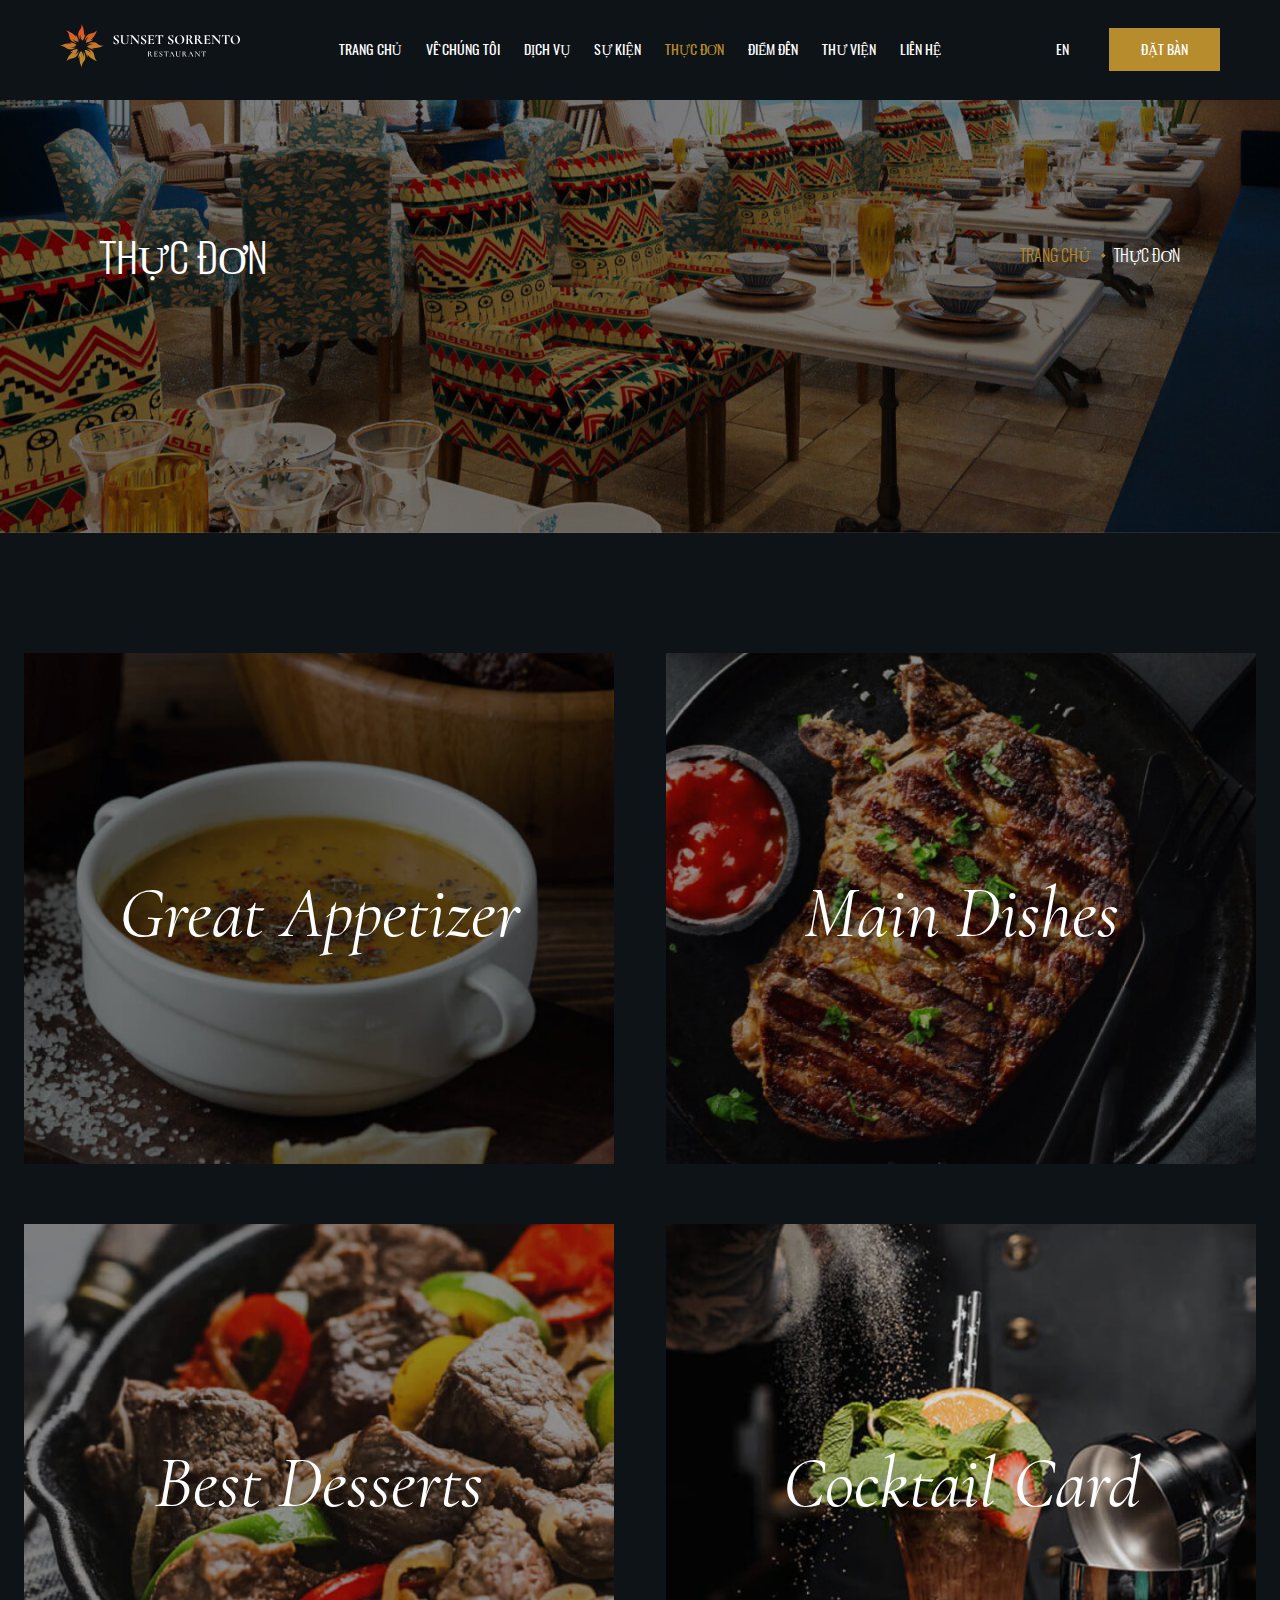
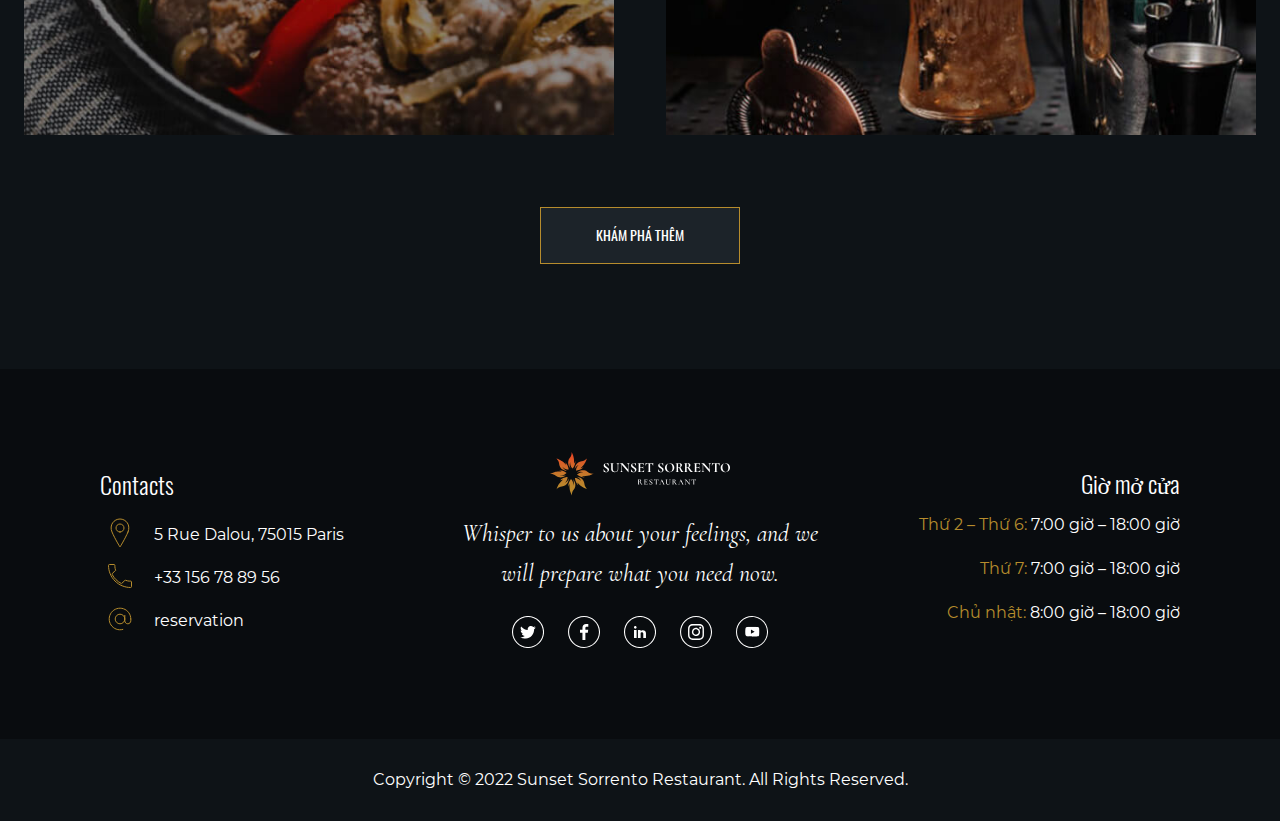
<file: menu.html>
<!DOCTYPE html>
<html>

<head>
    <meta charset="UTF-8" />
    <meta name="viewport" content="width=device-width, initial-scale=1.0, maximum-scale=1.0, user-scalable=0" />
    <meta http-equiv="X-UA-Compatible" content="IE=edge,chrome=1" />
    <title>SUNSET SURRENTO</title>
    <link rel="icon" href="logo-no-text.ico">
    <meta name="title" content="" />
    <meta name="description" content="" />

    <!-- meta facebook -->
    <meta property="og:locale" content="vi" />
    <meta property="og:type" content="article" />
    <meta property="og:title" content="" />
    <meta property="og:description" content="" />
    <meta property="og:url" content="" />
    <meta property="og:site_name" content="" />
    <meta property="og:image" content="" />

    <link rel="stylesheet" href="dest/style.min.css">
    <link rel="stylesheet" href="dest/fonts.css">
</head>

<!-- Mỗi body của mỗi page nên có class ví dụ homepage, aboutpage, contactpage... -->

<body class="menupage">
    <div class="progressbar"></div>
    <div class="backbtn">
        <img src="./img/icon-back-btn.png" alt="">
    </div>
    <!-- HEADER -->
    <header class="header">
        <div class="container-fluid">
            <div class="header__logo">
                <img src="./img/logo-text.svg" alt="">
            </div>
            <ul class="header__menu">
                <li><a href="./index.html">TRANG CHỦ</a></li>
                <li><a href="./about.html">VỀ CHÚNG TÔI</a></li>
                <li><a href="./service.html">DỊCH VỤ</a></li>
                <li><a href="./event.html">SỰ KIỆN</a></li>
                <li><a class="active" href="./menu.html">THỰC ĐƠN</a></li>
                <li><a href="./place.html">ĐIỂM ĐẾN</a></li>
                <li><a href="./library.html">THƯ VIỆN</a></li>
                <li><a href="./contact.html">LIÊN HỆ</a></li>
            </ul>
            <div class="header__right">
                <div class="header__right-lang">
                    <div class="lang-cur">
                        <span>EN</span>

                    </div>
                    <ul class="lang-opt">
                        <li><a href="#">JP</a></li>
                        <li><a href="#">FR</a></li>
                        <li><a href="#">VN</a></li>
                    </ul>
                </div>
                <div class="header__right-booking"><span>ĐẶT BÀN</span></div>
                <div class="btnmenu">
                    <span></span>
                </div>
            </div>

        </div>
    </header>
    <div class="nav" id="navid">
        <ul class="nav__menu">
            <li><a href="./index.html">TRANG CHỦ</a></li>
            <li><a href="./about.html">VỀ CHÚNG TÔI</a></li>
            <li><a href="./service.html">DỊCH VỤ</a></li>
            <li><a href="./event.html">SỰ KIỆN</a></li>
            <li><a href="./menu.html">THỰC ĐƠN</a></li>
            <li><a href="./place.html">ĐIỂM ĐẾN</a></li>
            <li><a href="./library.html">THƯ VIỆN</a></li>
            <li><a href="./contact.html">LIÊN HỆ</a></li>
        </ul>
    </div>

    <!-- MAIN -->
    <main class="mainwrapper">
        <section class="--hero">
            <div class="container">
                <div class="hero__wrap">
                    <h2 class="hero__left">THỰC ĐƠN</h2>
                    <div class="hero__right">
                        <a href="" class="hero__right-back">TRANG CHỦ
                            <span><img src="./img/icon-losange.svg" alt=""></span>
                        </a>

                        <a href="" class="hero__right-othername">THỰC ĐƠN</a>
                    </div>
                </div>
            </div>
            <div class="hero__img">
                <img src="./img/img-menu-hero.jpg" alt="">
            </div>
        </section>

        <section class="meal">
            <div class="meal__list">
                <div class="meal__list-item">
                    <div class="img">
                        <div class="overlay">
                            <div class="menu__list ">
                                <div class="menu__list-item">
                                    <div class="food">
                                        <h3 class="namefood">Raw Scallops from Erquy</h3>
                                        <div class="ylline"></div>
                                        <p class="price">1.000.000đ</p>
                                    </div>
                                    <p class="ingredient --desc">Candied Jerusalem artichokes, truffle</p>
                                </div>
                                <div class="menu__list-item">
                                    <div class="food">
                                        <h3 class="namefood">Tender Octopus and Fennel</h3>
                                        <div class="ylline"></div>
                                        <p class="price">1.000.000đ</p>
                                    </div>
                                    <p class="ingredient --desc">Citrus, wild rocket condiment</p>
                                </div>
                                <div class="menu__list-item">
                                    <div class="food">
                                        <h3 class="namefood">Sea Bass Ceviche</h3>
                                        <div class="ylline"></div>
                                        <p class="price">1.000.000đ</p>
                                    </div>
                                    <p class="ingredient --desc">Avocado, butternut, lime</p>
                                </div>
                                <div class="menu__list-item">
                                    <div class="food">
                                        <h3 class="namefood">Thinly Sliced Brittany Artichokes</h3>
                                        <div class="ylline"></div>
                                        <p class="price">1.000.000đ</p>
                                    </div>
                                    <p class="ingredient --desc">Citrus, wild rocket condiment</p>
                                </div>
                            </div>
                        </div>
                        <img src="./img/img-menu-1.jpg" alt="">
                    </div>
                    <div class="text">
                        <h3>Great Appetizer</h3>
                    </div>
                </div>
                <div class="meal__list-item">
                    <div class="img">
                        <div class="overlay">
                            <div class="menu__list ">
                                <div class="menu__list-item">
                                    <div class="food">
                                        <h3 class="namefood">Raw Scallops from Erquy</h3>
                                        <div class="ylline"></div>
                                        <p class="price">1.000.000đ</p>
                                    </div>
                                    <p class="ingredient --desc">Candied Jerusalem artichokes, truffle</p>
                                </div>
                                <div class="menu__list-item">
                                    <div class="food">
                                        <h3 class="namefood">Tender Octopus and Fennel</h3>
                                        <div class="ylline"></div>
                                        <p class="price">1.000.000đ</p>
                                    </div>
                                    <p class="ingredient --desc">Citrus, wild rocket condiment</p>
                                </div>
                                <div class="menu__list-item">
                                    <div class="food">
                                        <h3 class="namefood">Sea Bass Ceviche</h3>
                                        <div class="ylline"></div>
                                        <p class="price">1.000.000đ</p>
                                    </div>
                                    <p class="ingredient --desc">Avocado, butternut, lime</p>
                                </div>
                                <div class="menu__list-item">
                                    <div class="food">
                                        <h3 class="namefood">Thinly Sliced Brittany Artichokes</h3>
                                        <div class="ylline"></div>
                                        <p class="price">1.000.000đ</p>
                                    </div>
                                    <p class="ingredient --desc">Citrus, wild rocket condiment</p>
                                </div>
                            </div>
                        </div>
                        <img src="./img/img-menu-2.jpg" alt="">

                    </div>
                    <div class="text">
                        <h3>Main Dishes</h3>
                    </div>
                </div>
                <div class="meal__list-item">
                    <div class="img">
                        <div class="overlay">
                            <div class="menu__list ">
                                <div class="menu__list-item">
                                    <div class="food">
                                        <h3 class="namefood">Raw Scallops from Erquy</h3>
                                        <div class="ylline"></div>
                                        <p class="price">1.000.000đ</p>
                                    </div>
                                    <p class="ingredient --desc">Candied Jerusalem artichokes, truffle</p>
                                </div>
                                <div class="menu__list-item">
                                    <div class="food">
                                        <h3 class="namefood">Tender Octopus and Fennel</h3>
                                        <div class="ylline"></div>
                                        <p class="price">1.000.000đ</p>
                                    </div>
                                    <p class="ingredient --desc">Citrus, wild rocket condiment</p>
                                </div>
                                <div class="menu__list-item">
                                    <div class="food">
                                        <h3 class="namefood">Sea Bass Ceviche</h3>
                                        <div class="ylline"></div>
                                        <p class="price">1.000.000đ</p>
                                    </div>
                                    <p class="ingredient --desc">Avocado, butternut, lime</p>
                                </div>
                                <div class="menu__list-item">
                                    <div class="food">
                                        <h3 class="namefood">Thinly Sliced Brittany Artichokes</h3>
                                        <div class="ylline"></div>
                                        <p class="price">1.000.000đ</p>
                                    </div>
                                    <p class="ingredient --desc">Citrus, wild rocket condiment</p>
                                </div>
                            </div>
                        </div>
                        <img src="./img/img-menu-3.jpg" alt="">

                    </div>
                    <div class="text">
                        <h3>Best Desserts</h3>
                    </div>
                </div>
                <div class="meal__list-item">
                    <div class="img">
                        <div class="overlay">
                            <div class="menu__list ">
                                <div class="menu__list-item">
                                    <div class="food">
                                        <h3 class="namefood">Raw Scallops from Erquy</h3>
                                        <div class="ylline"></div>
                                        <p class="price">1.000.000đ</p>
                                    </div>
                                    <p class="ingredient --desc">Candied Jerusalem artichokes, truffle</p>
                                </div>
                                <div class="menu__list-item">
                                    <div class="food">
                                        <h3 class="namefood">Tender Octopus and Fennel</h3>
                                        <div class="ylline"></div>
                                        <p class="price">1.000.000đ</p>
                                    </div>
                                    <p class="ingredient --desc">Citrus, wild rocket condiment</p>
                                </div>
                                <div class="menu__list-item">
                                    <div class="food">
                                        <h3 class="namefood">Sea Bass Ceviche</h3>
                                        <div class="ylline"></div>
                                        <p class="price">1.000.000đ</p>
                                    </div>
                                    <p class="ingredient --desc">Avocado, butternut, lime</p>
                                </div>
                                <div class="menu__list-item">
                                    <div class="food">
                                        <h3 class="namefood">Thinly Sliced Brittany Artichokes</h3>
                                        <div class="ylline"></div>
                                        <p class="price">1.000.000đ</p>
                                    </div>
                                    <p class="ingredient --desc">Citrus, wild rocket condiment</p>
                                </div>
                            </div>
                        </div>
                        <img src="./img/img-menu-4.jpg" alt="">

                    </div>
                    <div class="text">
                        <h3>Cocktail Card</h3>
                    </div>
                </div>
            </div>
            <div class="meal__btn "><span class="--btn"> KHÁM PHÁ THÊM </span></div>

        </section>

    </main>

    <!-- FOOTER -->
    <footer class="footer">
        <div class="container">
            <div class="footer__top">
                <div class="footer__top-contact">
                    <p class="conheading">Contacts</p>
                    <div class="conlist">
                        <div class="conitem">
                            <i><img src="./img/icon-location.svg" alt=""></i>
                            <p class="address">5 Rue Dalou, 75015 Paris</p>
                        </div>
                        <div class="conitem">
                            <i><img src="./img/icon-phone.svg" alt=""></i>
                            <p class="address">+33 156 78 89 56</p>
                        </div>
                        <div class="conitem">
                            <i><img src="./img/icon-email.svg" alt=""></i>
                            <p class="address">reservation</p>
                        </div>
                    </div>
                </div>
                <div class="footer__top-mid">
                    <div class="logo">
                        <img src="./img/logo-text.svg" alt="">
                    </div>
                    <div class="desc">
                        Whisper to us about your feelings, and we will prepare what you need now.
                    </div>
                    <div class="--iconlist">
                        <a class="iconitem"><img src="./img/icon-twitter.svg" alt=""></a>
                        <a class="iconitem"><img src="./img/icon-facebook.svg" alt=""></a>
                        <a class="iconitem"><img src="./img/icon-linkedin.svg" alt=""></a>
                        <a class="iconitem"><img src="./img/icon-instagram.svg" alt=""></a>
                        <a class="iconitem"><img src="./img/icon-youtube.svg" alt=""></a>
                    </div>
                </div>
                <div class="footer__top-time">
                    <p class="timeheading">Giờ mở cửa</p>
                    <div class="timelist">
                        <p class="timeitem"><span> Thứ 2 – Thứ 6: </span>7:00 giờ – 18:00 giờ</p>
                        <p class="timeitem"><span> Thứ 7: </span> 7:00 giờ – 18:00 giờ</p>
                        <p class="timeitem"><span> Chủ nhật:</span> 8:00 giờ – 18:00 giờ</p>

                    </div>
                </div>
            </div>
        </div>
        <div class="footer__bot">
            <p class="footer__bot-copyright">Copyright © 2022 Sunset Sorrento Restaurant. All Rights Reserved.</p>
        </div>
    </footer>

    <script type="text/javascript" src="dest/jsmain.min.js"></script>
    <script type="text/javascript" src="dest/main.js"></script>

</body>

</html>
</file>
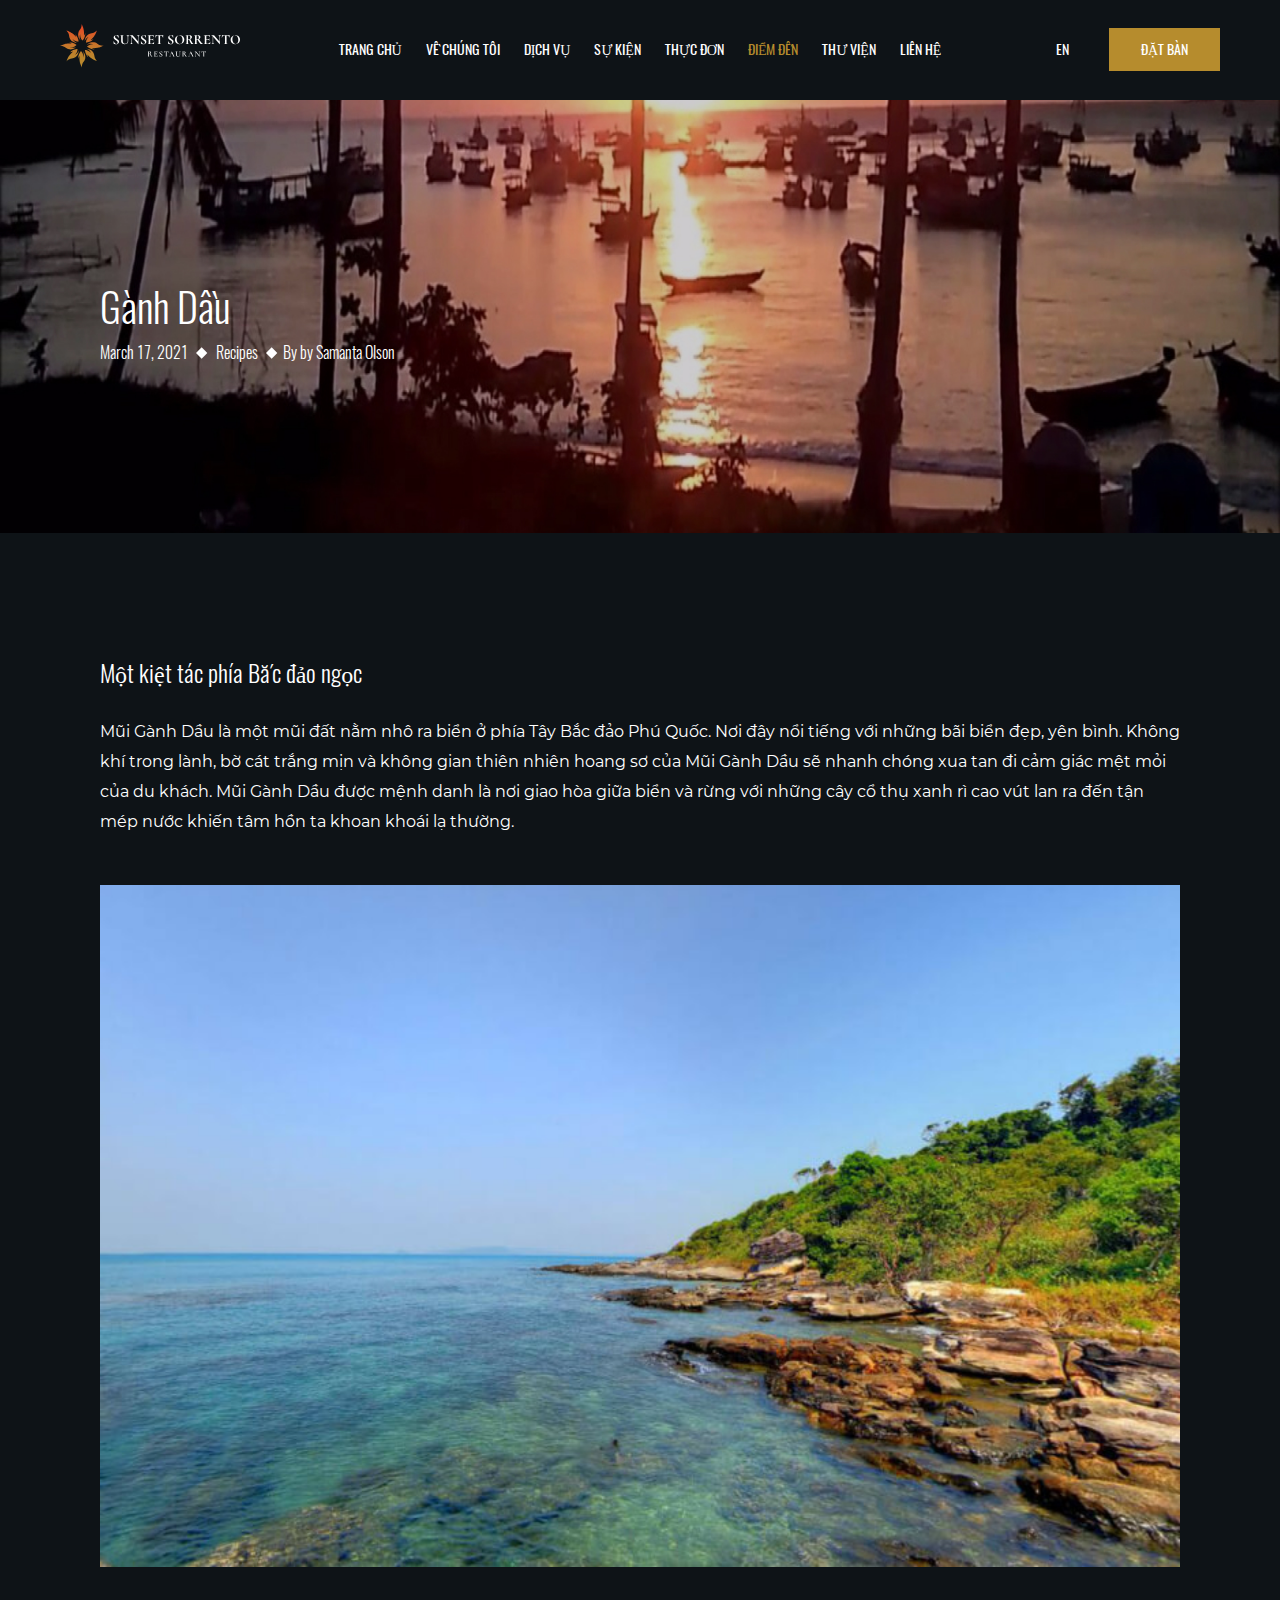
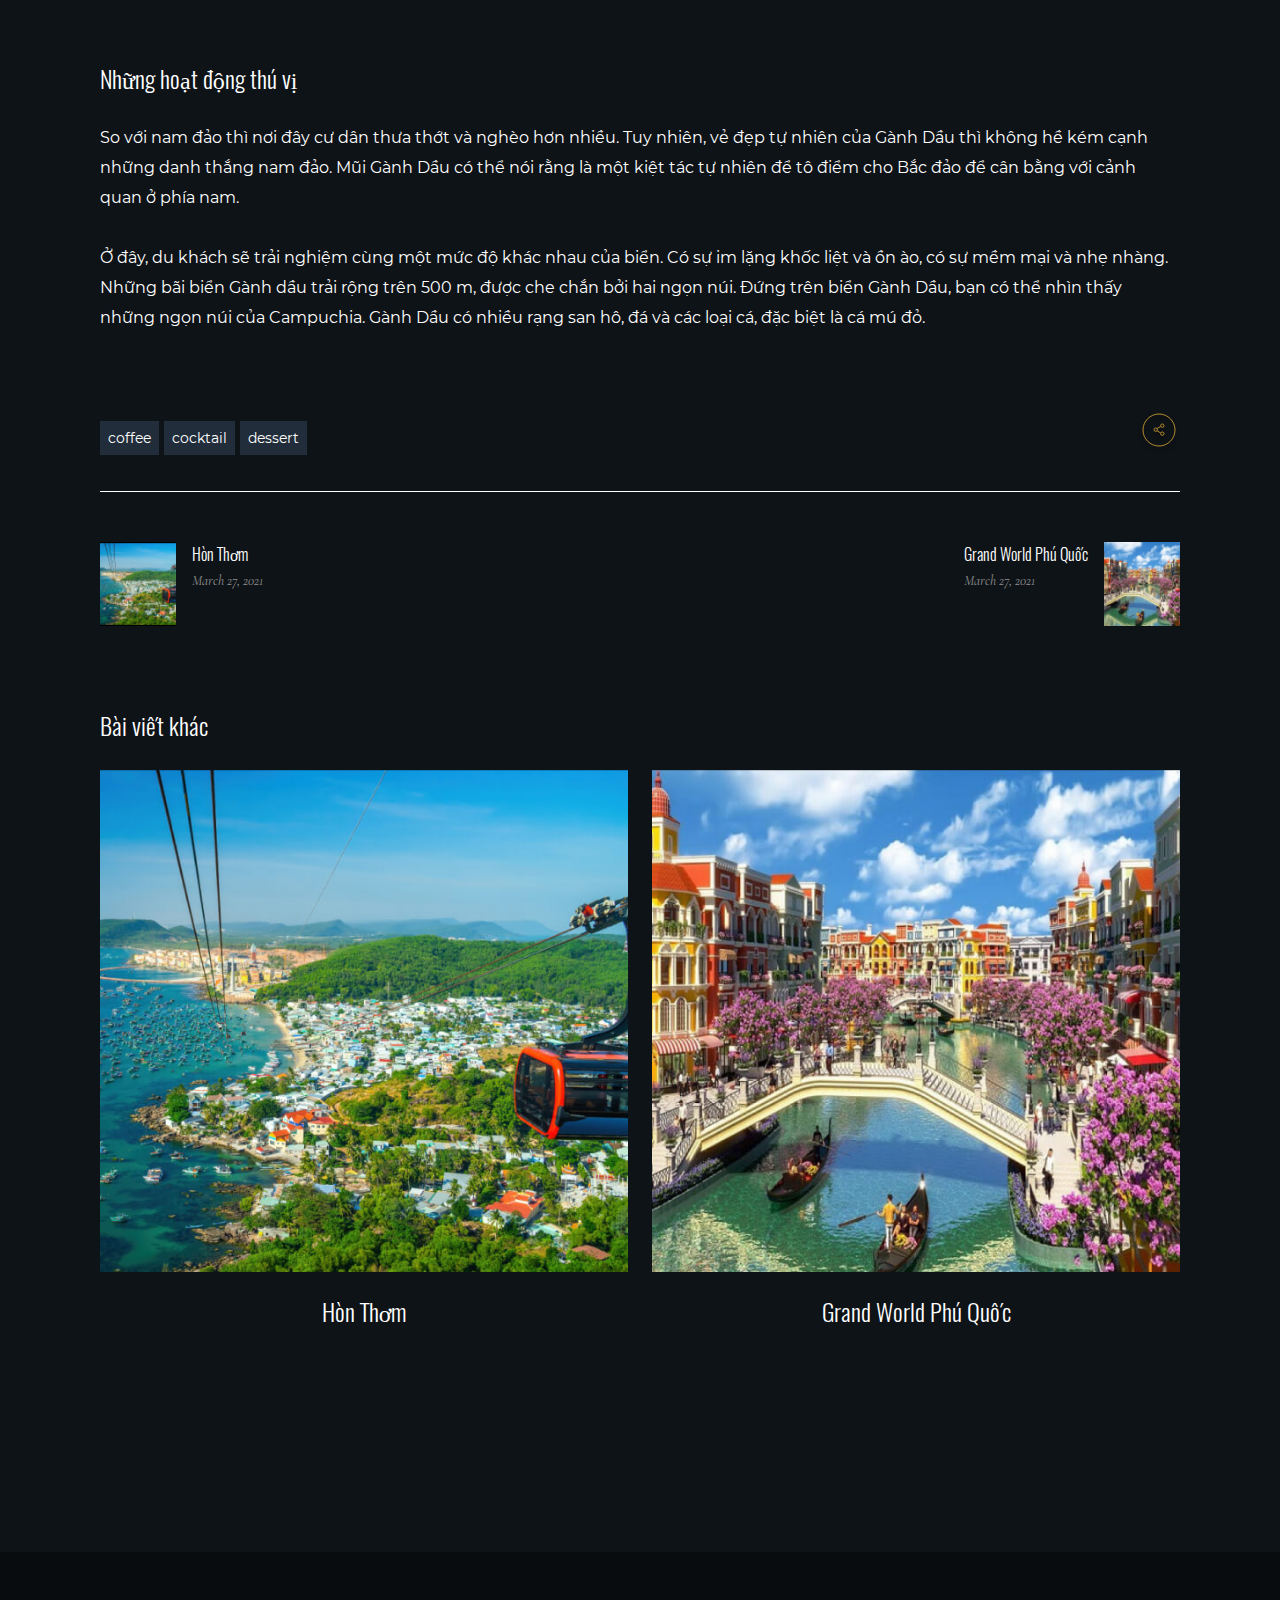
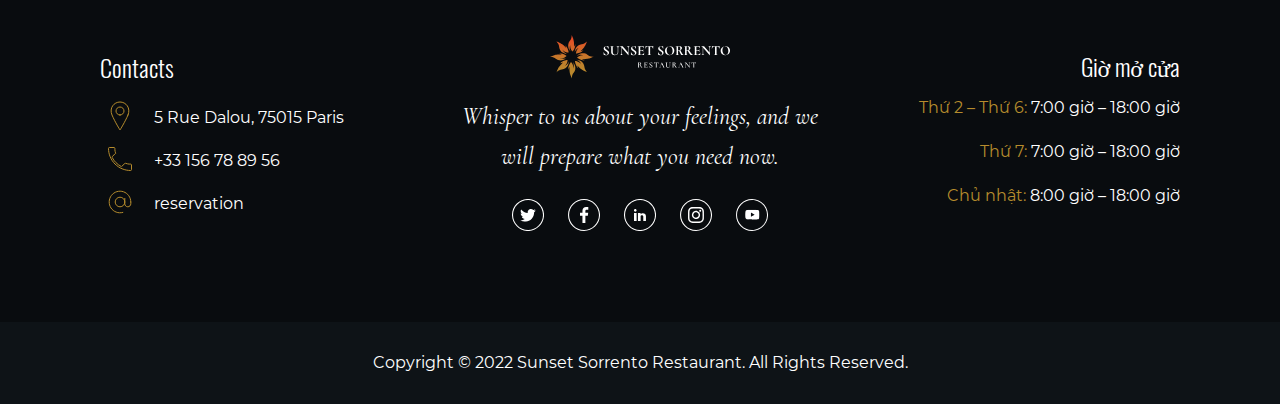
<file: place-detail.html>
<!DOCTYPE html>
<html>

<head>
    <meta charset="UTF-8" />
    <meta name="viewport" content="width=device-width, initial-scale=1.0, maximum-scale=1.0, user-scalable=0" />
    <meta http-equiv="X-UA-Compatible" content="IE=edge,chrome=1" />
    <title>SUNSET SURRENTO</title>
    <link rel="icon" href="logo-no-text.ico">
    <meta name="title" content="" />
    <meta name="description" content="" />

    <!-- meta facebook -->
    <meta property="og:locale" content="vi" />
    <meta property="og:type" content="article" />
    <meta property="og:title" content="" />
    <meta property="og:description" content="" />
    <meta property="og:url" content="" />
    <meta property="og:site_name" content="" />
    <meta property="og:image" content="" />

    <link rel="stylesheet" href="dest/style.min.css">
    <link rel="stylesheet" href="dest/fonts.css">
</head>

<!-- Mỗi body của mỗi page nên có class ví dụ homepage, aboutpage, contactpage... -->

<body class="place-detailpage">
    <div class="progressbar"></div>
    <div class="backbtn">
        <img src="./img/icon-back-btn.png" alt="">
    </div>
    <!-- HEADER -->
    <header class="header">
        <div class="container-fluid">
            <div class="header__logo">
                <img src="./img/logo-text.svg" alt="">
            </div>
            <ul class="header__menu">
                <li><a href="./index.html">TRANG CHỦ</a></li>
                <li><a href="./about.html">VỀ CHÚNG TÔI</a></li>
                <li><a href="./service.html">DỊCH VỤ</a></li>
                <li><a href="./event.html">SỰ KIỆN</a></li>
                <li><a href="./menu.html">THỰC ĐƠN</a></li>
                <li><a class="active" href="./place.html">ĐIỂM ĐẾN</a></li>
                <li><a href="./library.html">THƯ VIỆN</a></li>
                <li><a href="./contact.html">LIÊN HỆ</a></li>
            </ul>
            <div class="header__right">
                <div class="header__right-lang">
                    <div class="lang-cur">
                        <span>EN</span>

                    </div>
                    <ul class="lang-opt">
                        <li><a href="#">JP</a></li>
                        <li><a href="#">FR</a></li>
                        <li><a href="#">VN</a></li>
                    </ul>
                </div>
                <div class="header__right-booking"><span>ĐẶT BÀN</span></div>
                <div class="btnmenu">
                    <span></span>
                </div>
            </div>

        </div>
    </header>
    <div class="nav" id="navid">
        <ul class="nav__menu">
            <li><a href="./index.html">TRANG CHỦ</a></li>
            <li><a href="./about.html">VỀ CHÚNG TÔI</a></li>
            <li><a href="./service.html">DỊCH VỤ</a></li>
            <li><a href="./event.html">SỰ KIỆN</a></li>
            <li><a href="./menu.html">THỰC ĐƠN</a></li>
            <li><a href="./place.html">ĐIỂM ĐẾN</a></li>
            <li><a href="./library.html">THƯ VIỆN</a></li>
            <li><a href="./contact.html">LIÊN HỆ</a></li>
        </ul>
    </div>

    <!-- MAIN -->
    <main class="mainwrapper">
        <section class="--hero">
            <div class="container">
                <div class="hero__wrap">
                    <h2 class="hero__left">Gành Dầu</h2>

                    <p class="hero__bot">March 17, 2021 <span><img src="./img/icon-losange-white.svg" alt=""></span>
                        Recipes <span><img src="./img/icon-losange-white.svg" alt=""></span>By by Samanta Olson</p>

                </div>
            </div>
            <div class="hero__img">
                <img src="./img/img-dest-detail-hero.jpg" alt="">
            </div>
        </section>

        <section class="content">
            <div class="container">
                <div class="content__wrap">
                    <div class="content__text">
                        <h3 class="--title">Một kiệt tác phía Bắc đảo ngọc</h3>
                        <p class="--desc">Mũi Gành Dầu là một mũi đất nằm nhô ra biển ở phía Tây Bắc đảo Phú Quốc. Nơi
                            đây
                            nổi tiếng với những bãi biển đẹp, yên
                            bình. Không khí trong lành, bờ cát trắng mịn và không gian thiên nhiên hoang sơ của Mũi Gành
                            Dầu
                            sẽ nhanh chóng xua tan
                            đi cảm giác mệt mỏi của du khách. Mũi Gành Dầu được mệnh danh là nơi giao hòa giữa biển và
                            rừng
                            với những cây cổ thụ
                            xanh rì cao vút lan ra đến tận mép nước khiến tâm hồn ta khoan khoái lạ thường.</p>
                    </div>
                    <div class="content__img">
                        <img src="./img/img-dest-detail.jpg" alt="">
                    </div>
                    <div class="content__text">
                        <h3 class="--title">Những hoạt động thú vị</h3>
                        <p class="--desc">So với nam đảo thì nơi đây cư dân thưa thớt và nghèo hơn nhiều. Tuy nhiên, vẻ
                            đẹp
                            tự nhiên của Gành Dầu thì không hề kém
                            cạnh những danh thắng nam đảo. Mũi Gành Dầu có thể nói rằng là một kiệt tác tự nhiên để tô
                            điểm
                            cho Bắc đảo để cân bằng
                            với cảnh quan ở phía nam.
                            <br>
                            <br>
                            Ở đây, du khách sẽ trải nghiệm cùng một mức độ khác nhau của biển. Có sự im lặng khốc liệt
                            và ồn
                            ào, có sự mềm mại và
                            nhẹ nhàng. Những bãi biển Gành dầu trải rộng trên 500 m, được che chắn bởi hai ngọn núi.
                            Đứng
                            trên biển Gành Dầu, bạn có
                            thể nhìn thấy những ngọn núi của Campuchia. Gành Dầu có nhiều rạng san hô, đá và các loại
                            cá,
                            đặc biệt là cá mú đỏ.
                        </p>
                    </div>

                    <div class="content__hashtag">
                        <div class="content__hashtag-tag">
                            <div class="item">coffee</div>
                            <div class="item">cocktail</div>
                            <div class="item">dessert</div>
                        </div>
                        <a href=""><img src="./img/icon-share.svg" alt=""></a>
                    </div>

                    <div class="content__bot">
                        <div class="content__bot-move">
                            <div class="move">
                                <a href=""><img src="./img/img-place-detail-small-1.jpg" alt=""></a>
                                <div class="text">
                                    <h4 class="heading">Hòn Thơm</h4>
                                    <p class="desc">March 27, 2021</p>
                                </div>
                            </div>
                            <div class="move">
                                <a href=""><img src="./img/img-place-detail-small-2.jpg" alt=""></a>
                                <div class="text">
                                    <h4 class="heading">Grand World Phú Quốc</h4>
                                    <p class="desc">March 27, 2021</p>
                                </div>
                            </div>
                        </div>
                        <div class="content__bot-other">
                            <h3 class="--title ">Bài viết khác</h3>
                            <div class="otherlist">
                                <a class="item">
                                    <div class="img"><img src="./img/img-dest-gallery-8.jpg" alt=""></div>
                                    <h3 class="--title">Hòn Thơm</h3>
                                </a>
                                <a class="item">
                                    <div class="img"><img src="./img/img-dest-gallery-1.jpg" alt=""></div>
                                    <h3 class="--title">Grand World Phú Quốc</h3>
                                </a>
                            </div>
                        </div>
                    </div>
                </div>
            </div>
        </section>


    </main>

    <!-- FOOTER -->
    <footer class="footer">
        <div class="container">
            <div class="footer__top">
                <div class="footer__top-contact">
                    <p class="conheading">Contacts</p>
                    <div class="conlist">
                        <div class="conitem">
                            <i><img src="./img/icon-location.svg" alt=""></i>
                            <p class="address">5 Rue Dalou, 75015 Paris</p>
                        </div>
                        <div class="conitem">
                            <i><img src="./img/icon-phone.svg" alt=""></i>
                            <p class="address">+33 156 78 89 56</p>
                        </div>
                        <div class="conitem">
                            <i><img src="./img/icon-email.svg" alt=""></i>
                            <p class="address">reservation</p>
                        </div>
                    </div>
                </div>
                <div class="footer__top-mid">
                    <div class="logo">
                        <img src="./img/logo-text.svg" alt="">
                    </div>
                    <div class="desc">
                        Whisper to us about your feelings, and we will prepare what you need now.
                    </div>
                    <div class="--iconlist">
                        <a class="iconitem"><img src="./img/icon-twitter.svg" alt=""></a>
                        <a class="iconitem"><img src="./img/icon-facebook.svg" alt=""></a>
                        <a class="iconitem"><img src="./img/icon-linkedin.svg" alt=""></a>
                        <a class="iconitem"><img src="./img/icon-instagram.svg" alt=""></a>
                        <a class="iconitem"><img src="./img/icon-youtube.svg" alt=""></a>
                    </div>
                </div>
                <div class="footer__top-time">
                    <p class="timeheading">Giờ mở cửa</p>
                    <div class="timelist">
                        <p class="timeitem"><span> Thứ 2 – Thứ 6: </span>7:00 giờ – 18:00 giờ</p>
                        <p class="timeitem"><span> Thứ 7: </span> 7:00 giờ – 18:00 giờ</p>
                        <p class="timeitem"><span> Chủ nhật:</span> 8:00 giờ – 18:00 giờ</p>

                    </div>
                </div>
            </div>
        </div>
        <div class="footer__bot">
            <p class="footer__bot-copyright">Copyright © 2022 Sunset Sorrento Restaurant. All Rights Reserved.</p>
        </div>
    </footer>

    <script type="text/javascript" src="dest/jsmain.min.js"></script>
    <script type="text/javascript" src="dest/main.js"></script>

</body>

</html>
</file>
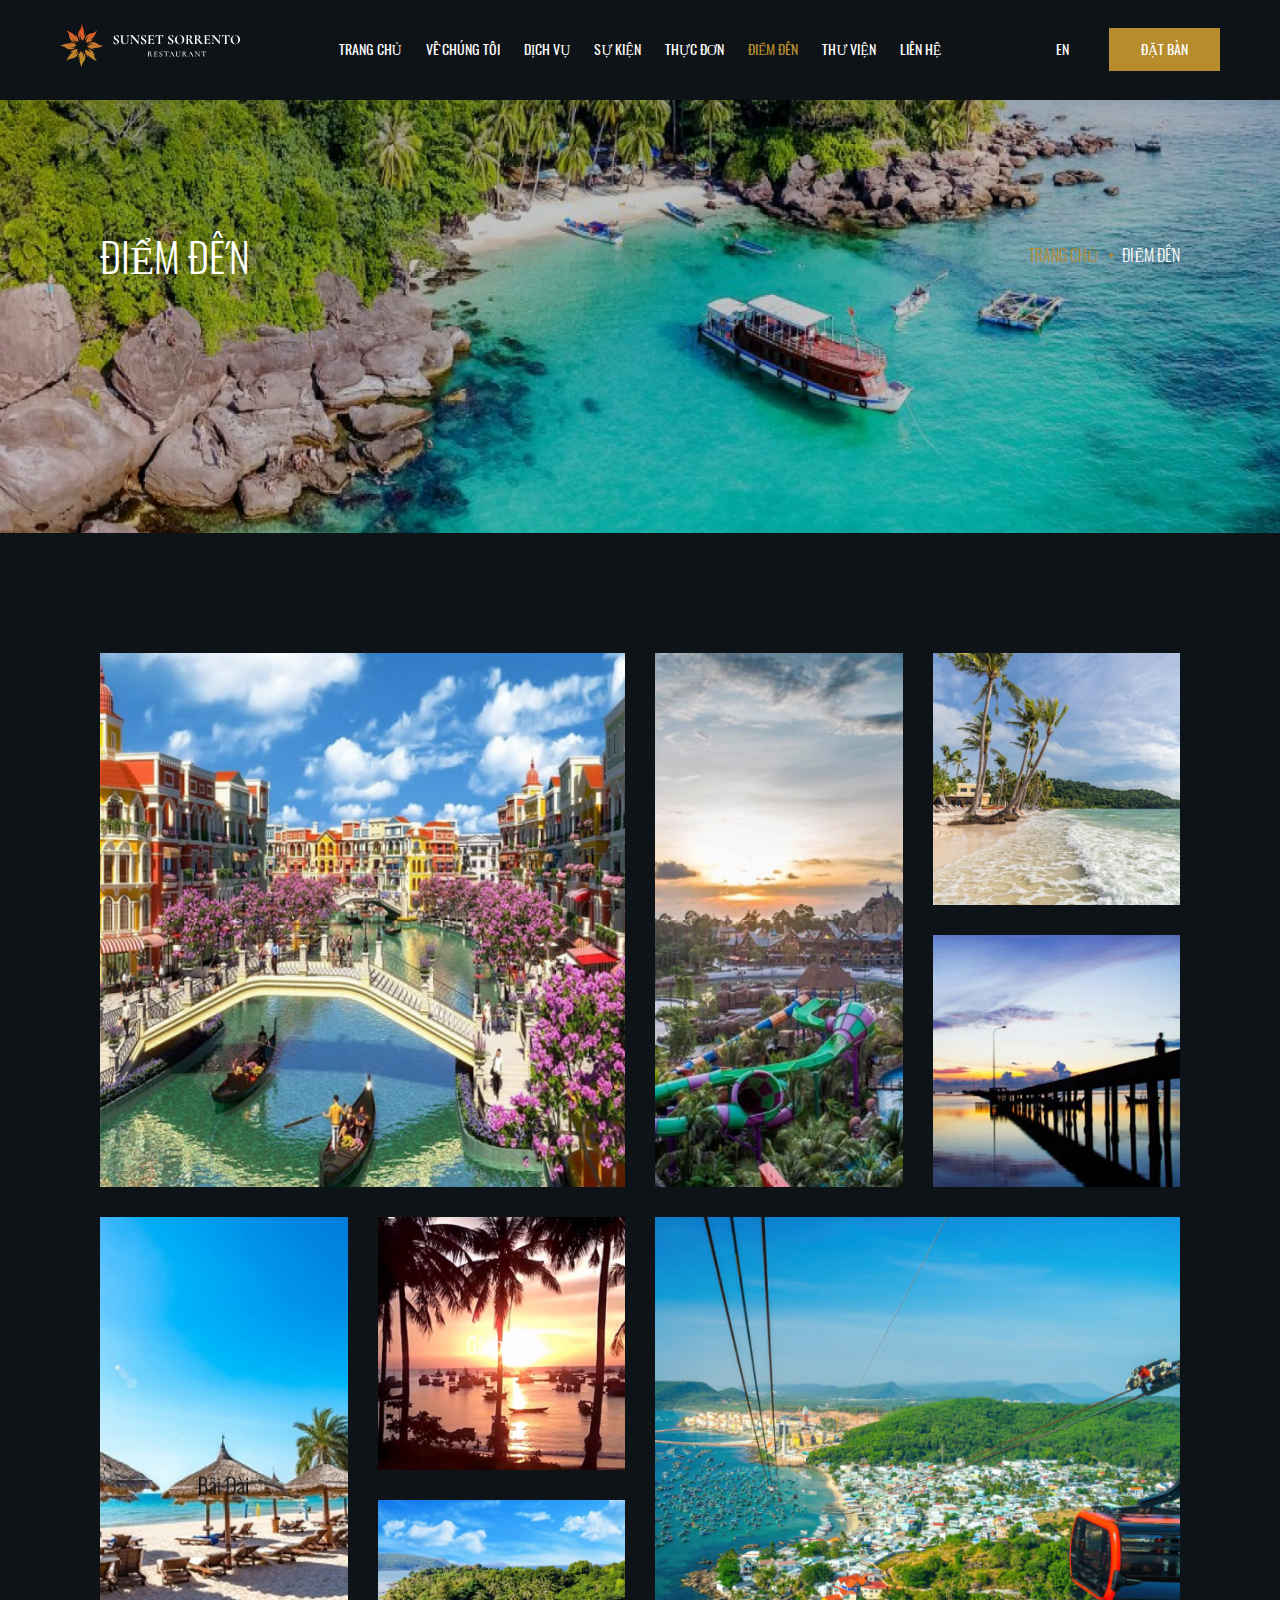
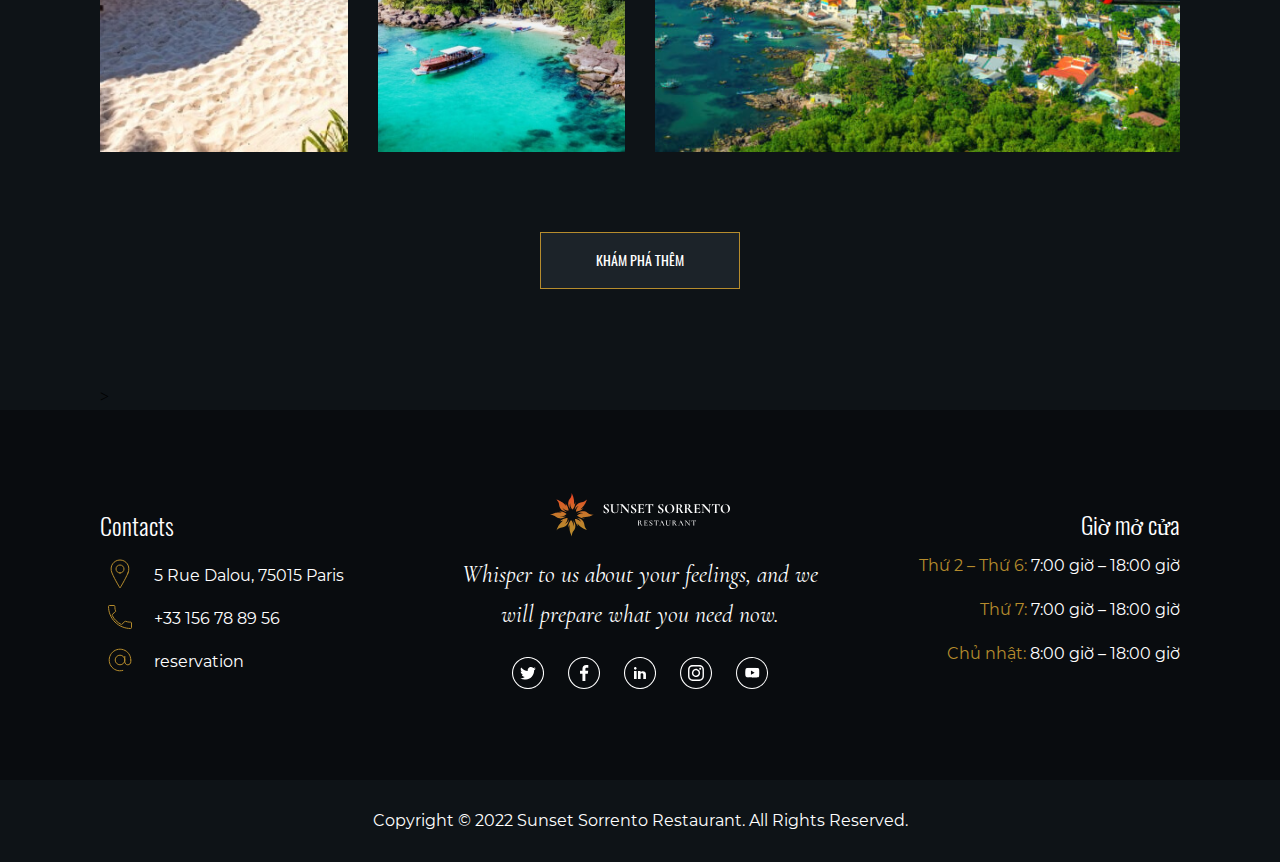
<file: place.html>
<!DOCTYPE html>
<html>

<head>
    <meta charset="UTF-8" />
    <meta name="viewport" content="width=device-width, initial-scale=1.0, maximum-scale=1.0, user-scalable=0" />
    <meta http-equiv="X-UA-Compatible" content="IE=edge,chrome=1" />
    <title>SUNSET SURRENTO</title>
    <link rel="icon" href="logo-no-text.ico">
    <meta name="title" content="" />
    <meta name="description" content="" />

    <!-- meta facebook -->
    <meta property="og:locale" content="vi" />
    <meta property="og:type" content="article" />
    <meta property="og:title" content="" />
    <meta property="og:description" content="" />
    <meta property="og:url" content="" />
    <meta property="og:site_name" content="" />
    <meta property="og:image" content="" />

    <link rel="stylesheet" href="dest/style.min.css">
    <link rel="stylesheet" href="dest/fonts.css">
</head>


<body class="placepage">

    <div class="progressbar"></div>
    <div class="backbtn">
        <img src="./img/icon-back-btn.png" alt="">
    </div>
    <!-- HEADER -->
    <header class="header">
        <div class="container-fluid">
            <div class="header__logo">
                <img src="./img/logo-text.svg" alt="">
            </div>
            <ul class="header__menu">
                <li><a href="./index.html">TRANG CHỦ</a></li>
                <li><a href="./about.html">VỀ CHÚNG TÔI</a></li>
                <li><a href="./service.html">DỊCH VỤ</a></li>
                <li><a href="./event.html">SỰ KIỆN</a></li>
                <li><a href="./menu.html">THỰC ĐƠN</a></li>
                <li><a class="active" href="./place.html">ĐIỂM ĐẾN</a></li>
                <li><a href="./library.html">THƯ VIỆN</a></li>
                <li><a href="./contact.html">LIÊN HỆ</a></li>
            </ul>
            <div class="header__right">
                <div class="header__right-lang">
                    <div class="lang-cur">
                        <span>EN</span>

                    </div>
                    <ul class="lang-opt">
                        <li><a href="#">JP</a></li>
                        <li><a href="#">FR</a></li>
                        <li><a href="#">VN</a></li>
                    </ul>
                </div>
                <div class="header__right-booking"><span>ĐẶT BÀN</span></div>
                <div class="btnmenu">
                    <span></span>
                </div>
            </div>

        </div>
    </header>
    <div class="nav" id="navid">
        <ul class="nav__menu">
            <li><a href="./index.html">TRANG CHỦ</a></li>
            <li><a href="./about.html">VỀ CHÚNG TÔI</a></li>
            <li><a href="./service.html">DỊCH VỤ</a></li>
            <li><a href="./event.html">SỰ KIỆN</a></li>
            <li><a href="./menu.html">THỰC ĐƠN</a></li>
            <li><a href="./place.html">ĐIỂM ĐẾN</a></li>
            <li><a href="./library.html">THƯ VIỆN</a></li>
            <li><a href="./contact.html">LIÊN HỆ</a></li>
        </ul>
    </div>

    <!-- MAIN -->
    <main class="mainwrapper">
        <section class="--hero">
            <div class="container">
                <div class="hero__wrap">
                    <h2 class="hero__left">ĐIỂM ĐẾN</h2>
                    <div class="hero__right">
                        <a href="" class="hero__right-back">TRANG CHỦ
                            <span><img src="./img/icon-losange.svg" alt=""></span>
                        </a>

                        <a href="" class="hero__right-othername">ĐIỂM ĐẾN</a>
                    </div>
                </div>
            </div>
            <div class="hero__img">
                <img src="./img/img-dest-hero.jpg" alt="">
            </div>
        </section>

        <section class="gallery">
            <div class="container">
                <div class="gallery__list">
                    <a href="./place-detail.html" class="gallery__list-item">
                        <img src="./img/img-dest-gallery-1.jpg" alt="">
                        <div class="overlay"><span>Grand World Phú Quốc</span></div>
                    </a>
                    <a href="./place-detail.html" class="gallery__list-item">
                        <img src="./img/img-dest-gallery-2.jpg" alt="">
                        <div class="overlay"><span>Grand World Phú Quốc</span></div>
                    </a>
                    <a href="./place-detail.html" class="gallery__list-item">
                        <img src="./img/img-dest-gallery-3.jpg" alt="">
                        <div class="overlay"><span>Grand World Phú Quốc</span></div>
                    </a>
                    <a href="./place-detail.html" class="gallery__list-item">
                        <img src="./img/img-dest-gallery-4.jpg" alt="">
                        <div class="overlay"><span>Grand World Phú Quốc</span></div>
                    </a>
                    <a href="./place-detail.html" class="gallery__list-item">
                        <img src="./img/img-dest-gallery-5.jpg" alt="">
                        <div class="overlay"><span>Bãi Dài</span></div>
                    </a>
                    <a href="./place-detail.html" class="gallery__list-item">
                        <img src="./img/img-dest-gallery-6.jpg" alt="">
                        <div class="overlay"><span>Gành Dầu</span></div>
                    </a>
                    <a href="./place-detail.html" class="gallery__list-item">
                        <img src="./img/img-dest-gallery-7.jpg" alt="">
                        <div class="overlay"><span>Quần đảo An Thới</span></div>
                    </a>
                    <a href="./place-detail.html" class="gallery__list-item">
                        <img src="./img/img-dest-gallery-8.jpg" alt="">
                        <div class="overlay"><span>Hòn Thơm</span></div>
                    </a>
                </div>
                <div class="gallery__btn --center"><span class="--btn "> KHÁM PHÁ THÊM </span></div>>
            </div>
        </section>
    </main>

    <!-- FOOTER -->
    <footer class="footer">
        <div class="container">
            <div class="footer__top">
                <div class="footer__top-contact">
                    <p class="conheading">Contacts</p>
                    <div class="conlist">
                        <div class="conitem">
                            <i><img src="./img/icon-location.svg" alt=""></i>
                            <p class="address">5 Rue Dalou, 75015 Paris</p>
                        </div>
                        <div class="conitem">
                            <i><img src="./img/icon-phone.svg" alt=""></i>
                            <p class="address">+33 156 78 89 56</p>
                        </div>
                        <div class="conitem">
                            <i><img src="./img/icon-email.svg" alt=""></i>
                            <p class="address">reservation</p>
                        </div>
                    </div>
                </div>
                <div class="footer__top-mid">
                    <div class="logo">
                        <img src="./img/logo-text.svg" alt="">
                    </div>
                    <div class="desc">
                        Whisper to us about your feelings, and we will prepare what you need now.
                    </div>
                    <div class="--iconlist">
                        <a class="iconitem"><img src="./img/icon-twitter.svg" alt=""></a>
                        <a class="iconitem"><img src="./img/icon-facebook.svg" alt=""></a>
                        <a class="iconitem"><img src="./img/icon-linkedin.svg" alt=""></a>
                        <a class="iconitem"><img src="./img/icon-instagram.svg" alt=""></a>
                        <a class="iconitem"><img src="./img/icon-youtube.svg" alt=""></a>
                    </div>
                </div>
                <div class="footer__top-time">
                    <p class="timeheading">Giờ mở cửa</p>
                    <div class="timelist">
                        <p class="timeitem"><span> Thứ 2 – Thứ 6: </span>7:00 giờ – 18:00 giờ</p>
                        <p class="timeitem"><span> Thứ 7: </span> 7:00 giờ – 18:00 giờ</p>
                        <p class="timeitem"><span> Chủ nhật:</span> 8:00 giờ – 18:00 giờ</p>

                    </div>
                </div>
            </div>
        </div>
        <div class="footer__bot">
            <p class="footer__bot-copyright">Copyright © 2022 Sunset Sorrento Restaurant. All Rights Reserved.</p>
        </div>
    </footer>

    <script type="text/javascript" src="dest/jsmain.min.js"></script>
    <script type="text/javascript" src="dest/main.js"></script>

</body>

</html>
</file>
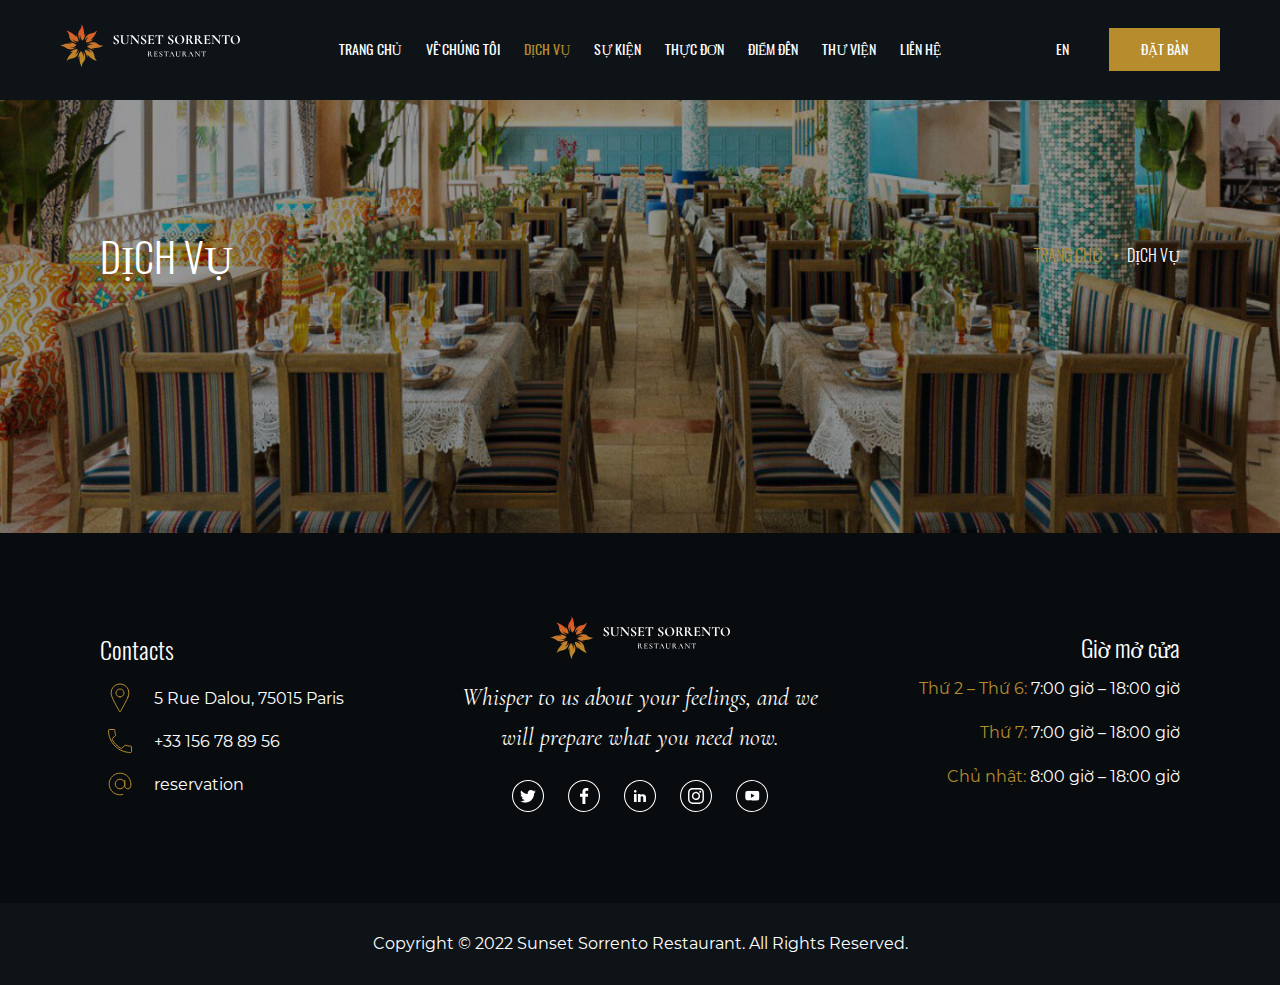
<file: service.html>
<!DOCTYPE html>
<html>

<head>
    <meta charset="UTF-8" />
    <meta name="viewport" content="width=device-width, initial-scale=1.0, maximum-scale=1.0, user-scalable=0" />
    <meta http-equiv="X-UA-Compatible" content="IE=edge,chrome=1" />
    <title>SUNSET SURRENTO</title>
    <link rel="icon" href="logo-no-text.ico">
    <meta name="title" content="" />
    <meta name="description" content="" />

    <!-- meta facebook -->
    <meta property="og:locale" content="vi" />
    <meta property="og:type" content="article" />
    <meta property="og:title" content="" />
    <meta property="og:description" content="" />
    <meta property="og:url" content="" />
    <meta property="og:site_name" content="" />
    <meta property="og:image" content="" />

    <link rel="stylesheet" href="dest/style.min.css">
    <link rel="stylesheet" href="dest/fonts.css">
</head>

<!-- Mỗi body của mỗi page nên có class ví dụ homepage, aboutpage, contactpage... -->

<body class="servicepage">
    <div class="progressbar"></div>
    <div class="backbtn">
        <img src="./img/icon-back-btn.png" alt="">
    </div>
    <!-- HEADER -->
    <header class="header">
        <div class="container-fluid">
            <div class="header__logo">
                <img src="./img/logo-text.svg" alt="">
            </div>
            <ul class="header__menu">
                <li><a href="./index.html">TRANG CHỦ</a></li>
                <li><a href="./about.html">VỀ CHÚNG TÔI</a></li>
                <li><a class="active" href="./service.html">DỊCH VỤ</a></li>
                <li><a href="./event.html">SỰ KIỆN</a></li>
                <li><a href="./menu.html">THỰC ĐƠN</a></li>
                <li><a href="./place.html">ĐIỂM ĐẾN</a></li>
                <li><a href="./library.html">THƯ VIỆN</a></li>
                <li><a href="./contact.html">LIÊN HỆ</a></li>
            </ul>
            <div class="header__right">
                <div class="header__right-lang">
                    <div class="lang-cur">
                        <span>EN</span>

                    </div>
                    <ul class="lang-opt">
                        <li><a href="#">JP</a></li>
                        <li><a href="#">FR</a></li>
                        <li><a href="#">VN</a></li>
                    </ul>
                </div>
                <div class="header__right-booking"><span>ĐẶT BÀN</span></div>
                <div class="btnmenu">
                    <span></span>
                </div>
            </div>

        </div>
    </header>
    <div class="nav" id="navid">
        <ul class="nav__menu">
            <li><a href="./index.html">TRANG CHỦ</a></li>
            <li><a href="./about.html">VỀ CHÚNG TÔI</a></li>
            <li><a href="./service.html">DỊCH VỤ</a></li>
            <li><a href="./event.html">SỰ KIỆN</a></li>
            <li><a href="./menu.html">THỰC ĐƠN</a></li>
            <li><a href="./place.html">ĐIỂM ĐẾN</a></li>
            <li><a href="./library.html">THƯ VIỆN</a></li>
            <li><a href="./contact.html">LIÊN HỆ</a></li>
        </ul>
    </div>


    <!-- MAIN -->
    <main class="mainwrapper">
        <section class="--hero">
            <div class="container">
                <div class="hero__wrap">
                    <h2 class="hero__left">DỊCH VỤ</h2>
                    <div class="hero__right">
                        <a href="" class="hero__right-back">TRANG CHỦ
                            <span><img src="./img/icon-losange.svg" alt=""></span>
                        </a>

                        <a href="" class="hero__right-othername">DỊCH VỤ</a>
                    </div>
                </div>
            </div>
            <div class="hero__img">
                <img src="./img/img-service-hero.jpg" alt="">
            </div>
        </section>

    </main>

    <!-- FOOTER -->
    <footer class="footer">
        <div class="container">
            <div class="footer__top">
                <div class="footer__top-contact">
                    <p class="conheading">Contacts</p>
                    <div class="conlist">
                        <div class="conitem">
                            <i><img src="./img/icon-location.svg" alt=""></i>
                            <p class="address">5 Rue Dalou, 75015 Paris</p>
                        </div>
                        <div class="conitem">
                            <i><img src="./img/icon-phone.svg" alt=""></i>
                            <p class="address">+33 156 78 89 56</p>
                        </div>
                        <div class="conitem">
                            <i><img src="./img/icon-email.svg" alt=""></i>
                            <p class="address">reservation</p>
                        </div>
                    </div>
                </div>
                <div class="footer__top-mid">
                    <div class="logo">
                        <img src="./img/logo-text.svg" alt="">
                    </div>
                    <div class="desc">
                        Whisper to us about your feelings, and we will prepare what you need now.
                    </div>
                    <div class="--iconlist">
                        <a class="iconitem"><img src="./img/icon-twitter.svg" alt=""></a>
                        <a class="iconitem"><img src="./img/icon-facebook.svg" alt=""></a>
                        <a class="iconitem"><img src="./img/icon-linkedin.svg" alt=""></a>
                        <a class="iconitem"><img src="./img/icon-instagram.svg" alt=""></a>
                        <a class="iconitem"><img src="./img/icon-youtube.svg" alt=""></a>
                    </div>
                </div>
                <div class="footer__top-time">
                    <p class="timeheading">Giờ mở cửa</p>
                    <div class="timelist">
                        <p class="timeitem"><span> Thứ 2 – Thứ 6: </span>7:00 giờ – 18:00 giờ</p>
                        <p class="timeitem"><span> Thứ 7: </span> 7:00 giờ – 18:00 giờ</p>
                        <p class="timeitem"><span> Chủ nhật:</span> 8:00 giờ – 18:00 giờ</p>

                    </div>
                </div>
            </div>
        </div>
        <div class="footer__bot">
            <p class="footer__bot-copyright">Copyright © 2022 Sunset Sorrento Restaurant. All Rights Reserved.</p>
        </div>
    </footer>

    <script type="text/javascript" src="dest/jsmain.min.js"></script>
    <script type="text/javascript" src="dest/main.js"></script>

</body>

</html>
</file>
<file: dest/fonts.css>
/* FONT FACE - font-display: fallback; */

/* VÍ DỤ - tuỳ chỉnh theo từng dự án*/

/* CORMORANT */
@font-face {
    font-family: 'ci';
    src: url('../fonts/Cormorant-Italic.woff2') format('woff2'),
        url('../fonts/Cormorant-Italic.woff') format('woff');
    font-weight: normal;
    font-style: italic;
    font-display: fallback;
}

@font-face {
    font-family: 'csbi';
    src: url('../fonts/Cormorant-SemiBoldItalic.woff2') format('woff2'),
        url('../fonts/Cormorant-SemiBoldItalic.woff') format('woff');
    font-weight: 600;
    font-style: italic;
    font-display: fallback;
}

/* OSWALD */

@font-face {
    font-family: 'ol';
    src: url('../fonts/Oswald-Light.woff2') format('woff2'),
        url('../fonts/Oswald-Light.woff') format('woff');
    font-weight: 300;
    font-style: normal;
    font-display: fallback;
}

@font-face {
    font-family: 'or';
    src: url('../fonts/Oswald-Regular.woff2') format('woff2'),
        url('../fonts/Oswald-Regular.woff') format('woff');
    font-weight: normal;
    font-style: normal;
    font-display: fallback;
}

/* MONTSERRAT */

@font-face {
    font-family: 'mr';
    src: url('../fonts/Montserrat-Regular.woff2') format('woff2'),
        url('../fonts/Montserrat-Regular.woff') format('woff');
    font-weight: normal;
    font-style: normal;
    font-display: fallback;
}
</file>
<file: dest/style.min.css>
html,body,div,span,applet,object,iframe,h1,h2,h3,h4,h5,h6,p,blockquote,pre,a,abbr,acronym,address,big,cite,code,del,dfn,em,img,ins,kbd,q,s,samp,small,strike,strong,sub,sup,tt,var,b,u,i,center,dl,dt,dd,ol,ul,li,fieldset,form,label,legend,table,caption,tbody,tfoot,thead,tr,th,td,article,aside,canvas,details,embed,figure,figcaption,footer,header,hgroup,menu,nav,output,ruby,section,summary,time,mark,audio,video{margin:0;padding:0;border:0;font-size:100%;font:inherit;vertical-align:baseline}article,aside,details,figcaption,figure,footer,header,hgroup,menu,nav,section{display:block}body{line-height:1}ol,ul{list-style:none}blockquote,q{quotes:none}blockquote:before,blockquote:after,q:before,q:after{content:"";content:none}table{border-collapse:collapse;border-spacing:0}*::before,*::after{box-sizing:inherit}/*! normalize.css v8.0.1 | MIT License | github.com/necolas/normalize.css */html{line-height:1.15;-webkit-text-size-adjust:100%}hr{box-sizing:content-box;height:0;overflow:visible}pre{font-family:monospace, monospace;font-size:1em}a{background-color:transparent}abbr[title]{border-bottom:none;text-decoration:underline;text-decoration:underline dotted}b,strong{font-weight:bolder}code,kbd,samp{font-family:monospace, monospace;font-size:1em}small{font-size:80%}sub,sup{font-size:75%;line-height:0;position:relative;vertical-align:baseline}sub{bottom:-0.25em}sup{top:-0.5em}img{border-style:none}button,input,optgroup,select,textarea{font-family:inherit;font-size:100%;line-height:1.15;margin:0}button,input{overflow:visible}button,select{text-transform:none}button,[type="button"],[type="reset"],[type="submit"]{-webkit-appearance:button}button::-moz-focus-inner,[type="button"]::-moz-focus-inner,[type="reset"]::-moz-focus-inner,[type="submit"]::-moz-focus-inner{border-style:none;padding:0}button:-moz-focusring,[type="button"]:-moz-focusring,[type="reset"]:-moz-focusring,[type="submit"]:-moz-focusring{outline:1px dotted ButtonText}fieldset{padding:0.35em 0.75em 0.625em}legend{box-sizing:border-box;color:inherit;display:table;max-width:100%;padding:0;white-space:normal}progress{vertical-align:baseline}textarea{overflow:auto}[type="checkbox"],[type="radio"]{box-sizing:border-box;padding:0}[type="number"]::-webkit-inner-spin-button,[type="number"]::-webkit-outer-spin-button{height:auto}[type="search"]{-webkit-appearance:textfield;outline-offset:-2px}[type="search"]::-webkit-search-decoration{-webkit-appearance:none}::-webkit-file-upload-button{-webkit-appearance:button;font:inherit}details{display:block}summary{display:list-item}template{display:none}[hidden]{display:none}:root{--h1-fs: 7.2rem;--h1-lh: 8rem;--h2-fs: 5.2rem;--h2-lh: 6rem;--h3-fs: 3.2rem;--h3-lh: 4.2rem;--h4-fs: 2.4rem;--h4-lh: 3.2rem;--h5-fs: 2rem;--h5-lh: 3rem;--body16-fs: 1.6rem;--body16-lh: 2.6rem;--body14-fs: 1.4rem;--body14-lh: 2.2rem;--gap: 60px;--height-header: 100px;--width-container: 1140px;--height-button: 56px;--ptop: 150px;--pd-section: 120px}@media (max-width: 767px){:root{--h1-fs: 3.6rem;--h1-lh: 4.2rem;--h2-fs: 2.8rem;--h2-lh: 3.8rem;--h3-fs: 2.2rem;--h3-lh: 3rem;--h4-fs: 2rem;--h4-lh: 3.2rem;--gap: 20px;--height-header: 70px;--pd-section: 50px;--ptop: 120px}}@-ms-viewport{width:device-width}*{-webkit-font-smoothing:antialiased;-moz-osx-font-smoothing:grayscale;-webkit-font-smoothing:antialiased;-moz-osx-font-smoothing:grayscale;text-rendering:optimizeLegibility;box-sizing:border-box;scroll-behavior:smooth}html{font-size:62.5%}body{width:100%;max-width:100%;margin:auto;font-size:var(--body16-fs);font-family:ir;line-height:var(--body16-lh);color:#000;text-transform:none;background:#fff;position:relative}body .container-fluid{width:100%;padding-right:var(--gap);padding-left:var(--gap);margin-right:auto;margin-left:auto}@media screen and (max-width: 767px){body .container-fluid{padding-right:calc(var(--gap) / 2);padding-left:calc(var(--gap) / 2)}}body .container{width:100%;padding-right:calc(var(--gap) / 2);padding-left:calc(var(--gap) / 2);margin-right:auto;margin-left:auto}@media (min-width: 576px){body .container{max-width:540px}}@media (min-width: 768px){body .container{max-width:720px}}@media (min-width: 992px){body .container{max-width:960px}}@media (min-width: 1200px){body .container{max-width:1140px}}body .mainwrapper{width:100%;margin:auto;opacity:1;pointer-events:auto}img{max-width:100%;height:auto;-webkit-user-select:none;-khtml-user-select:none;-moz-user-select:none;-o-user-select:none;user-select:none}img.--center{margin:0 auto;display:block}a{text-decoration:none}.--white-cl{color:#fff}.--black-cl{color:#000}.--blue-cl{color:#00afab}article h1,article h2,article h3,article h4,article h5,article h6{display:block}article h1{font-size:var(--h1-fs);line-height:var(--h1-lh);margin:0 0 0.67rem 0}article h2{font-size:var(--h2-fs);line-height:var(--h2-lh);margin:0 0 0.75rem 0}article h3{font-size:var(--h3-fs);line-height:var(--h3-lh);margin:0 0 0.83rem 0}article h4{font-size:var(--h4-fs);line-height:var(--h4-lh);margin:0 0 1.12rem 0}article h5{font-size:var(--h5-fs);line-height:var(--h5-lh);margin:0 0 1.5rem 0}article h6{font-size:0.67rem;margin:0 0 1.67rem 0}article p{margin:0 0 1.12rem 0}article ol,article ul{list-style:initial;padding-left:18px}article img{display:inline-block;height:auto;overflow:hidden;border-radius:10px;margin:25px auto}article .video{width:100%;height:0;padding-bottom:56.25%;position:relative;margin:25px auto}article .video iframe,article .video video{position:absolute;width:100%;height:100%;top:0;left:0}@media screen and (max-width: 767px){article img{margin:20px auto}}.heading.--h1{font-size:var(--h1-fs);line-height:var(--h1-lh)}.heading.--h2{font-size:var(--h2-fs);line-height:var(--h2-lh)}.--heading .yltitle{color:#B68C2D;font-family:ci;font-size:24px;margin-bottom:20px}.--heading .whtitle{color:#fff;font-family:ol;font-size:40px}@media screen and (max-width: 1199px){.--heading .whtitle{font-size:32px}}.--desc{font-family:mr;font-size:16px;color:#fff;line-height:30px}@media screen and (max-width: 767px){.--desc{line-height:inherit}}.--title{font-family:ol;font-size:34px;color:#fff}.--center{text-align:center}.--btn{color:#fff;background:#1C2329;font-size:14px;font-family:or;padding:18px 55px;border:solid #B68C2D 1px;cursor:pointer;transition:.4s;-webkit-transition:.4s;-moz-transition:.4s;-ms-transition:.4s;-o-transition:.4s}.--btn:hover{transition:.4s;-webkit-transition:.4s;-moz-transition:.4s;-ms-transition:.4s;-o-transition:.4s;background:#B68C2D}@media screen and (max-width: 767px){.--btn{padding:15px 40px}}.--losange{position:relative}.--losange .icon{margin:24px 0 16px 0}.--losange::after{position:absolute;content:' ';background:#B68C2D;height:1px;width:142px;top:102px;left:12px}.--losange2{position:relative}.--losange2 .icon{margin-top:28px}.--losange2::before,.--losange2::after{position:absolute;content:' ';width:82px;height:1px;background:#B68C2D;top:106px}.--losange2::after{left:454px}@media screen and (max-width: 1199px){.--losange2::after{left:365px}}@media screen and (max-width: 991px){.--losange2::after{left:245px}}@media screen and (max-width: 767px){.--losange2::after{left:175px}}.--next img{transform:rotate(180deg)}.--bot .name{font-family:ol;font-size:24px;color:#fff}.--bot .position{font-family:mr;font-size:14px;color:#B68C2D;margin-top:15px}.--list{margin-top:56px;padding-bottom:60px;display:grid;grid-template-columns:repeat(3, 1fr);grid-template-rows:repeat(1, 1fr);gap:24px}.--list .item{background:#090C0F}.--list .item .img{position:relative;overflow:hidden;height:0;padding-bottom:91%}.--list .item .img img{width:100%;height:100%;object-fit:cover;top:50%;left:50%;transform:translate(-50%, -50%);-webkit-transform:translate(-50%, -50%);-moz-transform:translate(-50%, -50%);-ms-transform:translate(-50%, -50%);-o-transform:translate(-50%, -50%);position:absolute;transition:.4s;-webkit-transition:.4s;-moz-transition:.4s;-ms-transition:.4s;-o-transition:.4s;transform:translate(-50%, -50%) scale(1)}.--list .item .img img:hover{transition:.4s;-webkit-transition:.4s;-moz-transition:.4s;-ms-transition:.4s;-o-transition:.4s;filter:grayscale(55%) brightness(70%);-webkit-filter:grayscale(55%) brightness(70%);-o-filter:grayscale(55%) brightness(70%);transform:translate(-50%, -50%) scale(1.1)}.--list .item .--heading{padding:27px 32px;position:relative}.--list .item .--heading .whtitle{font-size:24px;line-height:40px;padding-bottom:25px;cursor:pointer}.--list .item .--heading .yltitle img{width:5px;margin-bottom:4px}.--list .item .--heading::after{position:absolute;content:'';background:#B68C2D;width:134px;height:1px;left:0;transition:.4s;-webkit-transition:.4s;-moz-transition:.4s;-ms-transition:.4s;-o-transition:.4s}.--list .item:hover .--heading::after{width:100%;transition:.4s;-webkit-transition:.4s;-moz-transition:.4s;-ms-transition:.4s;-o-transition:.4s}@media screen and (max-width: 991px){.--list{grid-template-columns:repeat(2, 1fr)}}@media screen and (max-width: 767px){.--list{grid-template-columns:repeat(1, 1fr)}}.--form{display:flex}.--form .formimg{width:240px;background:#151B20}.--form .formimg .fimg{width:72.2%;height:100%}.--form .formimg .fimg img{width:100%;height:100%;object-fit:cover}.--form .form{background:#090C0F;padding:32px}.--form .form .heading{font-family:mr;font-size:24px;color:#B68C2D;padding:34px 45px 0 45px;white-space:nowrap}.--form .form form{margin-top:32px}.--form .form form .forminput{border-bottom-style:solid;border-bottom-width:1px;border-bottom-color:#fff;padding-bottom:8px}.--form .form form .forminput:not(:last-child){margin-bottom:16px}.--form .form form .forminput ::placeholder{font-family:mr;font-size:14px;line-height:30px;color:#fff}.--form .form form .forminput input,.--form .form form .forminput select{width:100%;background:#000;border:none;outline:none;font-family:mr;font-size:14px;line-height:30px;color:#fff}.--form .form form .forminput ::-webkit-calendar-picker-indicator{filter:invert(1)}.--form .form .formbtn{margin-top:36px}.--form .form .formbtn .--btn{display:block;text-align:center}@media screen and (max-width: 991px){.--form .form{width:63.33%}}.--iconlist .iconitem:not(:last-child){fill:red;margin-right:20px}@media screen and (max-width: 1199px){.--iconlist .iconitem:not(:last-child){margin-right:10px;height:100%}}.--hero .hero{padding-top:100px}.--hero .hero__wrap{position:relative}.--hero .hero__img{width:100%;height:100%}.--hero .hero__img img{width:100%;height:100%;object-fit:cover;display:block}.--hero .hero__left{position:absolute;z-index:3;font-family:ol;font-size:40px;color:#fff;top:245px}.--hero .hero__bot{position:absolute;z-index:3;font-family:ol;font-size:16px;color:#fff;top:340px}.--hero .hero__bot span{margin:0 5px}.--hero .hero__right{position:absolute;z-index:3;font-family:ol;font-size:16px;right:0;top:243px;display:flex}.--hero .hero__right-back{color:#B68C2D}.--hero .hero__right-back img{width:5px;margin:0 8px 4px 8px}.--hero .hero__right-othername{color:#fff}@media screen and (max-width: 991px){.--hero .hero__left{top:170px}.--hero .hero__right{top:182px}}@media screen and (max-width: 767px){.--hero .hero__left{top:82px;font-size:30px}.--hero .hero__right{top:86px}}.progressbar{width:0;height:6px;position:fixed;top:0;left:0;background:#B68C2D;z-index:400}.backbtn{position:fixed;right:25px;bottom:22px;z-index:50;opacity:0;visibility:hidden;cursor:pointer}.backbtn.active{opacity:1;visibility:visible}.overlay{top:50%;left:50%;transform:translate(-50%, -50%);-webkit-transform:translate(-50%, -50%);-moz-transform:translate(-50%, -50%);-ms-transform:translate(-50%, -50%);-o-transform:translate(-50%, -50%);position:absolute;background:rgba(0,0,0,0.7);width:90%;height:90%;transition:.4s;-webkit-transition:.4s;-moz-transition:.4s;-ms-transition:.4s;-o-transition:.4s;opacity:0;visibility:hidden;padding:20px;z-index:5}.overlay span{top:50%;left:50%;transform:translate(-50%, -50%);-webkit-transform:translate(-50%, -50%);-moz-transform:translate(-50%, -50%);-ms-transform:translate(-50%, -50%);-o-transform:translate(-50%, -50%);position:absolute;line-height:35px;color:#fff;font-family:ol;font-size:30px;text-align:center}.menu__list{display:grid;grid-template-columns:repeat(2, 1fr);grid-template-rows:repeat(5, 1fr);gap:24px;position:relative}.menu__list-item .food{display:flex;justify-content:space-between}.menu__list-item .food .namefood{font-size:24px;font-family:ol;color:#fff;line-height:40px}.menu__list-item .food .ylline{height:1px;flex-grow:1;background:#B68C2D;margin:18px 8px}.menu__list-item .food .price{color:#B68C2D;font-size:24px;font-family:ol;line-height:40px;position:relative}.menu__list .ingredient{font-size:14px}/*! Flickity v2.3.0
https://flickity.metafizzy.co
---------------------------------------------- */.flickity-enabled{position:relative}.flickity-enabled:focus{outline:none}.flickity-viewport{overflow:hidden;position:relative;height:100%}.flickity-slider{position:absolute;width:100%;height:100%}.flickity-enabled.is-draggable{-webkit-tap-highlight-color:transparent;-webkit-user-select:none;-moz-user-select:none;-ms-user-select:none;user-select:none}.flickity-enabled.is-draggable .flickity-viewport{cursor:move;cursor:-webkit-grab;cursor:grab}.flickity-enabled.is-draggable .flickity-viewport.is-pointer-down{cursor:-webkit-grabbing;cursor:grabbing}.flickity-button{position:absolute;background:rgba(255,255,255,0.75);border:none;color:#333}.flickity-button:hover{background:white;cursor:pointer}.flickity-button:focus{outline:none;box-shadow:0 0 0 5px #19F}.flickity-button:active{opacity:0.6}.flickity-button:disabled{opacity:0.3;cursor:auto;pointer-events:none}.flickity-button-icon{fill:currentColor}.flickity-prev-next-button{top:50%;width:44px;height:44px;border-radius:50%;transform:translateY(-50%)}.flickity-prev-next-button.previous{left:10px}.flickity-prev-next-button.next{right:10px}.flickity-rtl .flickity-prev-next-button.previous{left:auto;right:10px}.flickity-rtl .flickity-prev-next-button.next{right:auto;left:10px}.flickity-prev-next-button .flickity-button-icon{position:absolute;left:20%;top:20%;width:60%;height:60%}.flickity-page-dots{position:absolute;width:100%;bottom:-25px;padding:0;margin:0;list-style:none;text-align:center;line-height:1}.flickity-rtl .flickity-page-dots{direction:rtl}.flickity-page-dots .dot{display:inline-block;width:10px;height:10px;margin:0 8px;background:#333;border-radius:50%;opacity:0.25;cursor:pointer}.flickity-page-dots .dot.is-selected{opacity:1}.header{height:100px;width:100%;background:#0E1317;z-index:30;top:0;left:0;position:fixed}.header .container-fluid{display:flex;align-items:center;justify-content:space-between;height:100%}.header__menu{display:flex;align-items:center;justify-content:center;top:50%;left:50%;transform:translate(-50%, -50%);-webkit-transform:translate(-50%, -50%);-moz-transform:translate(-50%, -50%);-ms-transform:translate(-50%, -50%);-o-transform:translate(-50%, -50%);position:absolute;height:100%}.header__menu li a{font-family:or;font-size:14px;text-decoration:none;color:#fff;padding:40px 12px;line-height:20px;transition:.4s;-webkit-transition:.4s;-moz-transition:.4s;-ms-transition:.4s;-o-transition:.4s}.header__menu li a:hover{color:#B68C2D;transition:.4s;-webkit-transition:.4s;-moz-transition:.4s;-ms-transition:.4s;-o-transition:.4s}.header__menu li a.active{color:#B68C2D;transition:.4s;-webkit-transition:.4s;-moz-transition:.4s;-ms-transition:.4s;-o-transition:.4s}.header .btnmenu{width:28px;height:20px;position:relative;cursor:pointer;margin-left:10px;display:none}.header .btnmenu::before,.header .btnmenu::after,.header .btnmenu span{content:' ';width:100%;height:2px;background:#B68C2D;display:block;position:absolute;transition:.4s;-webkit-transition:.4s;-moz-transition:.4s;-ms-transition:.4s;-o-transition:.4s}.header .btnmenu::before{transform:rotate(0deg) translate(0px, 0px)}.header .btnmenu::after{bottom:0;transform:rotate(0deg) translate(0px, 0px)}.header .btnmenu span{top:50%;transform:translateY(-50%);transition:.4s;-webkit-transition:.4s;-moz-transition:.4s;-ms-transition:.4s;-o-transition:.4s}.header .btnmenu.active::before{transform:rotate(45deg) translate(9px, 4px);transition:.4s;-webkit-transition:.4s;-moz-transition:.4s;-ms-transition:.4s;-o-transition:.4s}.header .btnmenu.active::after{transform:rotate(-45deg) translate(9px, -4px);transition:.4s;-webkit-transition:.4s;-moz-transition:.4s;-ms-transition:.4s;-o-transition:.4s}.header .btnmenu.active span{opacity:0;transition:.4s;-webkit-transition:.4s;-moz-transition:.4s;-ms-transition:.4s;-o-transition:.4s}.header__right{height:100%;display:flex;align-items:center;justify-content:center}.header__right-lang .lang-cur span{font-family:or;font-size:14px;text-decoration:none;color:#fff;padding:12px 40px;line-height:20px;cursor:pointer;transition:.4s;-webkit-transition:.4s;-moz-transition:.4s;-ms-transition:.4s;-o-transition:.4s}.header__right-lang .lang-cur span:hover{color:#B68C2D;transition:.4s;-webkit-transition:.4s;-moz-transition:.4s;-ms-transition:.4s;-o-transition:.4s}.header__right-lang.active .lang-opt{opacity:1;pointer-events:auto}.header__right-lang .lang-opt{position:absolute;top:100px;right:180px;background:#353535;z-index:5;opacity:0;pointer-events:none;transition:.4s;-webkit-transition:.4s;-moz-transition:.4s;-ms-transition:.4s;-o-transition:.4s}.header__right-lang .lang-opt li a{font-family:or;font-size:14px;text-decoration:none;color:#fff;padding:7px 32px;display:block;transition:.4s;-webkit-transition:.4s;-moz-transition:.4s;-ms-transition:.4s;-o-transition:.4s}.header__right-lang .lang-opt li a:hover{color:#B68C2D;transition:.4s;-webkit-transition:.4s;-moz-transition:.4s;-ms-transition:.4s;-o-transition:.4s}.header__right-booking span{font-family:or;font-size:14px;text-decoration:none;color:#fff;line-height:20px;padding:12px 32px;background:#B68C2D;cursor:pointer;transition:.4s;-webkit-transition:.4s;-moz-transition:.4s;-ms-transition:.4s;-o-transition:.4s}.header__right-booking span:hover{transition:.4s;-webkit-transition:.4s;-moz-transition:.4s;-ms-transition:.4s;-o-transition:.4s;background:#fff;color:#090C0F}@media screen and (max-width: 1199px){.header__menu{display:none}.header__right-lang .lang-cur span{padding:10px 22px}.header__right-lang .lang-opt{right:86px}.header__right-booking{display:none}.header .btnmenu{display:block}}@media screen and (max-width: 991px){.header__right-lang .lang-opt{right:45px}.header__right-lang .lang-opt li a{padding:7px 24px}}@media screen and (max-width: 767px){.header__right-booking span{padding:10px 22px}}.nav{width:100vw;height:calc(100vh - var(--height-header));position:fixed;top:var(--height-header);left:0;background:#161616;z-index:200;display:flex;align-items:center;justify-content:center;opacity:0;visibility:hidden;transition:.4s;-webkit-transition:.4s;-moz-transition:.4s;-ms-transition:.4s;-o-transition:.4s}.nav.active{opacity:1;visibility:visible;transition:.4s;-webkit-transition:.4s;-moz-transition:.4s;-ms-transition:.4s;-o-transition:.4s}.nav__menu a{text-decoration:none;font-family:ol;font-size:32px;color:#fff;margin:32px 0;display:flex;align-items:center;justify-content:center}.nav__menu a:hover{color:#B68C2D;transition:.4s;-webkit-transition:.4s;-moz-transition:.4s;-ms-transition:.4s;-o-transition:.4s}.footer{background:#090C0F}.footer__top{display:flex;align-items:center;justify-content:space-between;position:relative;padding:102px 0 95px 0}.footer__top-contact{color:#fff;font-family:ol;font-size:24px}.footer__top-contact .conheading{margin-bottom:15px}.footer__top-contact .conitem{display:flex;align-items:center}.footer__top-contact .conitem img{margin-right:14px}.footer__top-contact .conitem p{font-size:16px;font-family:mr}.footer__top-mid{text-align:center;top:50%;left:50%;transform:translate(-50%, -50%);-webkit-transform:translate(-50%, -50%);-moz-transform:translate(-50%, -50%);-ms-transform:translate(-50%, -50%);-o-transform:translate(-50%, -50%);position:absolute;width:33.33%}.footer__top-mid .desc{margin-top:10px;margin-bottom:22px;font-size:24px;font-family:ci;color:#fff;line-height:40px;text-decoration:none}.footer__top-time{color:#fff;font-family:ol;font-size:24px;text-align:right}.footer__top-time .timeheading{margin-bottom:15px}.footer__top-time .timeitem{font-size:16px;font-family:mr;margin-bottom:18px}.footer__top-time .timeitem span{color:#B68C2D}.footer__bot{background:#0E1317}.footer__bot-copyright{font-family:mr;font-size:16px;text-decoration:none;color:#fff;display:flex;align-items:center;justify-content:center;padding:28px 0}@media screen and (max-width: 991px){.footer__top{padding:130px 0}.footer__top-contact{display:none}.footer__top-time{display:none}.footer__top-mid{width:100%}.footer__bot-copyright{padding:18px 0;font-size:14px}}.homepage .slider{overflow:hidden;position:relative;padding-top:100px;height:100vh}.homepage .slider__item{width:100%;height:100vh}.homepage .slider__item__wrap{width:100%;height:100%}.homepage .slider__item-text{position:absolute;left:50%;transform:translateX(-50%);text-align:center;padding-top:53px;z-index:3}.homepage .slider__item-text .title{font-family:csbi;font-size:128px;line-height:155px;color:#fff;white-space:nowrap;margin-top:25px}.homepage .slider__item-text .desc{font-size:40px;font-family:ol;color:#fff;margin-top:38px;position:relative}.homepage .slider__item-text .desc::before,.homepage .slider__item-text .desc::after{content:' ';position:absolute;background:#B68C2D;width:100px;height:1px;top:13px}.homepage .slider__item-text .desc::before{left:27.35%}.homepage .slider__item-text .desc::after{right:27.35%}.homepage .slider__item-text .btn{margin-top:58px}.homepage .slider__item .heroimg{width:100%;height:100%;object-fit:cover;position:absolute;top:50%;left:50%;transform:translate(-50%, -50%)}@media screen and (max-width: 991px){.homepage .slider__item-text{top:50%;left:50%;transform:translate(-50%, -50%);-webkit-transform:translate(-50%, -50%);-moz-transform:translate(-50%, -50%);-ms-transform:translate(-50%, -50%);-o-transform:translate(-50%, -50%);position:absolute;padding-top:inherit;padding-bottom:50px}.homepage .slider__item-text .title{font-size:92px;margin-top:inherit}.homepage .slider__item-text .desc::before{left:18.35%}.homepage .slider__item-text .desc::after{right:18.35%}}@media screen and (max-width: 767px){.homepage .slider__item-text .title{font-size:45px;line-height:20px}.homepage .slider__item-text .desc{font-size:25px}.homepage .slider__item-text .desc::before{left:15.35%;width:45px}.homepage .slider__item-text .desc::after{right:15.35%;width:45px}.homepage .slider__item-text .logo{display:none}}.homepage .box{background:#090C0F}.homepage .box__wrap{display:grid;grid-template-columns:repeat(4, 1fr);grid-template-rows:repeat(1, 1fr);gap:24px;padding:100px 0}.homepage .box__item{text-align:center}.homepage .box__item-text{margin:24px 0}.homepage .box__item-text .title{font-family:ol;font-size:24px;color:#fff}.homepage .box__item-text .desc{margin-top:8px;font-family:mr;font-size:16px;color:#fff}.homepage .box__item-btn{font-family:or;font-size:14px;color:#B68C2D;text-decoration:none;transition:.4s;-webkit-transition:.4s;-moz-transition:.4s;-ms-transition:.4s;-o-transition:.4s}.homepage .box__item-btn:hover{color:#fff;transition:.4s;-webkit-transition:.4s;-moz-transition:.4s;-ms-transition:.4s;-o-transition:.4s}.homepage .box__item-btn img{margin:0 8px}@media screen and (max-width: 991px){.homepage .box__wrap{display:grid;grid-template-columns:repeat(2, 1fr);grid-template-rows:repeat(2, 1fr);gap:24px;padding:100px 0 80px 0}.homepage .box__item{margin-bottom:20px}}.homepage .service{background-color:#0E1317;padding:120px 0 204px 0}.homepage .service .container{display:grid;grid-template-columns:repeat(2, 1fr);grid-template-rows:repeat(1, 1fr);gap:24px;gap:0}.homepage .service__img{position:relative;overflow:hidden;height:0;padding-bottom:96%}.homepage .service__img img{width:100%;height:100%;object-fit:cover;top:50%;left:50%;transform:translate(-50%, -50%);-webkit-transform:translate(-50%, -50%);-moz-transform:translate(-50%, -50%);-ms-transform:translate(-50%, -50%);-o-transform:translate(-50%, -50%);position:absolute}.homepage .service__textbox{margin-left:128px}.homepage .service__textbox-btn{display:flex}.homepage .service__textbox-btn .--btn{margin-top:145px}@media screen and (max-width: 1199px){.homepage .service{padding:90px 0 120px 0}.homepage .service__textbox-btn{display:inherit;margin-top:50px}}@media screen and (max-width: 991px){.homepage .service .container{display:inherit}.homepage .service__textbox{margin-top:40px;margin-left:inherit}}.homepage .menu{background:#090C0F}.homepage .menu .spe{position:relative}.homepage .menu .spe .side{position:absolute}.homepage .menu .spe .side:first-child{right:0}.homepage .menu__wrap{padding-top:60px}.homepage .menu__heading{margin-bottom:32px}.homepage .menu__btn{display:flex;align-items:center;justify-content:center;margin-top:58px}.homepage .menu__video{margin-top:60px;position:relative;overflow:hidden}.homepage .menu__video .icon{top:50%;left:50%;transform:translate(-50%, -50%);-webkit-transform:translate(-50%, -50%);-moz-transform:translate(-50%, -50%);-ms-transform:translate(-50%, -50%);-o-transform:translate(-50%, -50%);position:absolute;z-index:3;cursor:pointer}.homepage .menu__video .thumbnail{width:100%;height:100%;object-fit:cover;display:block;transform:scale(1);-webkit-transform:scale(1);-moz-transform:scale(1);-ms-transform:scale(1);-o-transform:scale(1);transition:.4s;-webkit-transition:.4s;-moz-transition:.4s;-ms-transition:.4s;-o-transition:.4s}.homepage .menu__video:hover .thumbnail{transform:scale(1.1);-webkit-transform:scale(1.1);-moz-transform:scale(1.1);-ms-transform:scale(1.1);-o-transform:scale(1.1);transition:.4s;-webkit-transition:.4s;-moz-transition:.4s;-ms-transition:.4s;-o-transition:.4s;filter:grayscale(55%) brightness(70%);-webkit-filter:grayscale(55%) brightness(70%);-o-filter:grayscale(55%) brightness(70%)}@media screen and (max-width: 991px){.homepage .menu .spe .side{height:100%}.homepage .menu .spe .side img{width:100%;height:100%;object-fit:cover}.homepage .menu__list{display:grid;grid-template-columns:repeat(1, 1fr);grid-template-rows:repeat(10, 1fr);gap:24px}.homepage .menu__list-item .price::before{top:31%;width:270px}.homepage .menu__btn{padding-bottom:60px}.homepage .menu__video{margin-top:inherit}}@media screen and (max-width: 767px){.homepage .menu .spe .side{display:none}.homepage .menu__video .icon .play{width:50px}}.homepage .event{background:#0E1317}.homepage .event__wrap{padding-top:60px}.homepage .event__list .item .--heading .yltitle img{width:5px;margin-bottom:4px}.homepage .event__ad{display:grid;grid-template-columns:repeat(4, 1fr);grid-template-rows:repeat(1, 1fr);gap:24px;margin-top:60px;padding-bottom:120px}.homepage .event__ad-item{display:flex;align-items:center;justify-content:center;cursor:pointer}.homepage .event__ad-item img{opacity:0.5;transition:.4s;-webkit-transition:.4s;-moz-transition:.4s;-ms-transition:.4s;-o-transition:.4s}.homepage .event__ad-item:hover img{opacity:1;transition:.4s;-webkit-transition:.4s;-moz-transition:.4s;-ms-transition:.4s;-o-transition:.4s}@media screen and (max-width: 991px){.homepage .event__ad{margin-top:20px;padding-bottom:90px}}.homepage .message{display:grid;grid-template-columns:repeat(2, 1fr);grid-template-rows:repeat(1, 1fr);gap:0;background:#090C0F}.homepage .message__textbox{padding:116px 0 86px 0;padding-left:calc(((100vw - var(--width-container)) / 2) + 20px);margin-right:180px}.homepage .message__textbox-desc{font-family:ci;font-size:24px;line-height:40px;color:#fff;margin-bottom:36px}.homepage .message__textbox-bot .move{margin-top:12px}.homepage .message__wrap-img{height:100%}.homepage .message__img{position:relative;overflow:hidden;height:0;padding-bottom:101%}.homepage .message__img img{width:100%;height:100%;object-fit:cover;top:50%;left:50%;transform:translate(-50%, -50%);-webkit-transform:translate(-50%, -50%);-moz-transform:translate(-50%, -50%);-ms-transform:translate(-50%, -50%);-o-transform:translate(-50%, -50%);position:absolute}@media screen and (max-width: 991px){.homepage .message{grid-template-columns:repeat(1, 1fr);width:100%;padding-right:calc(var(--gap) / 2);padding-left:calc(var(--gap) / 2);margin-right:auto;margin-left:auto}}.homepage .dest{background:#0E1317}.homepage .dest__list{padding:120px 0;display:grid;grid-template-columns:repeat(5, 1fr);grid-template-rows:repeat(1, 1fr);gap:24px}.homepage .dest__list-item:nth-child(even){padding-top:60px}.homepage .dest__list-item:nth-child(odd){padding-bottom:60px}.homepage .dest__list-item .destimg{position:relative;overflow:hidden;height:0;padding-bottom:150%}.homepage .dest__list-item .destimg img{width:100%;height:100%;object-fit:cover}.homepage .dest__list-item .destimg .overlay{padding:10px}.homepage .dest__list-item .destimg .overlay span{color:greenyellow;font-size:70px}.homepage .dest__list-item .destimg:hover .overlay{opacity:1;visibility:visible;transition:.4s;-webkit-transition:.4s;-moz-transition:.4s;-ms-transition:.4s;-o-transition:.4s}.homepage .dest__list-item .destimg img{width:100%;height:100%;object-fit:cover;top:50%;left:50%;transform:translate(-50%, -50%);-webkit-transform:translate(-50%, -50%);-moz-transform:translate(-50%, -50%);-ms-transform:translate(-50%, -50%);-o-transform:translate(-50%, -50%);position:absolute;transition:.4s;-webkit-transition:.4s;-moz-transition:.4s;-ms-transition:.4s;-o-transition:.4s;transform:translate(-50%, -50%) scale(1)}.homepage .dest__list-item .desttext{text-align:center;margin:24px 15px 12px 15px}@media screen and (max-width: 991px){.homepage .dest__list{padding-top:90px;grid-template-columns:repeat(2, 1fr);gap:32px}.homepage .dest__list-item:nth-child(even){padding-top:0}.homepage .dest__list-item:nth-child(odd){padding-bottom:0}.homepage .dest__list-item .destimg{padding-bottom:135%}}@media screen and (max-width: 767px){.homepage .dest__list{grid-template-columns:repeat(1, 1fr)}.homepage .dest__list-item .destimg{padding-bottom:92%}}.homepage .fact{background:#0E1317}.homepage .fact .container{display:grid;grid-template-columns:repeat(2, 1fr);grid-template-rows:repeat(1, 1fr);gap:24px;gap:128px}.homepage .fact__reserve .formimg{background:#151B20}.homepage .fact__reserve .form{background:#090C0F}.homepage .fact__reserve .form .forminput input,.homepage .fact__reserve .form .forminput select{background:#090C0F}.homepage .fact__textbox-num{display:flex}.homepage .fact__textbox-num .numcol{display:flex;flex-direction:column;margin-top:54px}.homepage .fact__textbox-num .numcol:first-child{margin-right:97px}.homepage .fact__textbox-num .numcol .num{font-family:ol;font-size:90px;color:#B68C2D;line-height:30px}.homepage .fact__textbox-num .numcol .obj{font-family:ci;font-size:24px;color:#fff;margin-top:50px}@media screen and (max-width: 1199px){.homepage .fact .container{gap:11.25%}.homepage .fact__textbox-num{display:inherit}}@media screen and (max-width: 991px){.homepage .fact .container{display:inherit}.homepage .fact__textbox{margin-top:45px}.homepage .fact__textbox-num{display:flex}.homepage .fact__textbox-num .numcol{flex-direction:row}.homepage .fact__textbox-num .numcol .obj{margin-left:25px;margin-top:0}}@media screen and (max-width: 767px){.homepage .fact__textbox-num{display:inherit}.homepage .fact__textbox-num .numcol{margin-top:70px}}.homepage .blog{background:#0E1317}.homepage .blog__wrap{padding:120px 0 95px 0}.homepage .blog__list .item .--heading .yltitle img{width:5px;margin-bottom:4px}.homepage .blog__list .item:nth-child(3){position:relative}.homepage .blog__list .item:nth-child(3)::before{position:absolute;z-index:3;content:' ';background:url(.../img/logo-text-around.svg) no-repeat;width:120px;height:120px}.homepage .blog__btn{display:flex;align-items:center;justify-content:center;margin-top:5px}.homepage .popupvid{width:100vw;height:100vh;position:fixed;top:0;left:0;z-index:900;background:rgba(0,0,0,0.9);display:flex;align-items:center;justify-content:center;opacity:0;visibility:hidden;transition:.4s;-webkit-transition:.4s;-moz-transition:.4s;-ms-transition:.4s;-o-transition:.4s}.homepage .popupvid.active{opacity:1;visibility:visible}.homepage .popupvid__inner{width:80%;height:80%;max-width:1200px;top:50%;left:50%;transform:translate(-50%, -50%);-webkit-transform:translate(-50%, -50%);-moz-transform:translate(-50%, -50%);-ms-transform:translate(-50%, -50%);-o-transform:translate(-50%, -50%);position:absolute}.homepage .popupvid__inner-iframe{width:100%;height:0;padding-bottom:56.25%;top:50%;left:50%;transform:translate(-50%, -50%);-webkit-transform:translate(-50%, -50%);-moz-transform:translate(-50%, -50%);-ms-transform:translate(-50%, -50%);-o-transform:translate(-50%, -50%);position:absolute;border:5px #fff solid}.homepage .popupvid__inner-iframe iframe{position:absolute;width:100%;height:100%}.homepage .popupvid__inner-close{width:30px;height:30px;position:absolute;top:-15px;right:-15px;border-radius:50%;background:#B68C2D;cursor:pointer;display:flex;align-items:center;justify-content:center}.homepage .popupvid__inner-close img{width:14px}@media screen and (max-width: 767px){.homepage .popupvid__inner{width:calc(100% - 20px);height:calc(100% - 20px)}}.aboutpage .info{background:#0E1317}.aboutpage .info__wrap{display:grid;grid-template-columns:repeat(2, 1fr);grid-template-rows:repeat(1, 1fr);gap:24px;gap:0;padding:230px 0 166px 0}.aboutpage .info__img{position:relative;overflow:hidden;height:0;padding-bottom:129%}.aboutpage .info__img img{width:100%;height:100%;object-fit:cover;top:50%;left:50%;transform:translate(-50%, -50%);-webkit-transform:translate(-50%, -50%);-moz-transform:translate(-50%, -50%);-ms-transform:translate(-50%, -50%);-o-transform:translate(-50%, -50%);position:absolute}.aboutpage .info__textbox{margin-left:40px}.aboutpage .info__textbox-heading{font-family:ol;font-size:72px;color:#fff;line-height:107px}.aboutpage .info__textbox-desc{margin:10px 0 50px 0}.aboutpage .info__textbox-bot{display:flex;justify-content:space-between}.aboutpage .info__textbox-bot .--title{margin-bottom:30px}.aboutpage .info__textbox-bot .iaward .list li:not(:last-child){margin-bottom:5px}.aboutpage .info__textbox-bot .iaward .list li a{font-family:mr;font-size:16px;color:#fff;line-height:30px;padding:2px 0;text-decoration:none;border-bottom-color:#fff;border-bottom-width:1px;border-bottom-style:solid}.aboutpage .info__textbox-bot .icontact .detail{font-family:mr;font-size:16px;color:#fff}.aboutpage .info__textbox-bot .icontact .detail p{margin-bottom:8px}.aboutpage .info__textbox-bot .icontact .--iconlist{margin-top:40px}@media screen and (max-width: 1199px){.aboutpage .info__textbox-bot .icontact{margin-left:20px}}@media screen and (max-width: 991px){.aboutpage .info__wrap{display:inherit;padding:100px 0}.aboutpage .info__img{padding-bottom:100%}.aboutpage .info__textbox{margin-top:30px;margin-left:0}}@media screen and (max-width: 767px){.aboutpage .info__textbox-heading{font-size:60px;line-height:65px}}.aboutpage .simulator{background:#0E1317}.aboutpage .simulator__img img{width:100%;height:100%;object-fit:cover}.aboutpage .value{background:#0E1317}.aboutpage .value__list{padding:176px 43px 250px 43px;display:grid;grid-template-columns:repeat(3, 1fr);grid-template-rows:repeat(1, 1fr);gap:24px}.aboutpage .value__list-item{display:flex}.aboutpage .value__list-item .valueimg{width:50%}.aboutpage .value__list-item .textbox{color:#fff;margin-left:30px}.aboutpage .value__list-item .textbox .heading{font-family:ol;font-size:24px;margin-bottom:15px}@media screen and (max-width: 991px){.aboutpage .value__list{grid-template-columns:repeat(2, 1fr)}.aboutpage .value__list-item .valueimg{width:inherit}}@media screen and (max-width: 767px){.aboutpage .value__list{grid-template-columns:repeat(1, 1fr)}}.eventpage .menu{background:#0E1317}.eventpage .menu__list{display:grid;grid-template-columns:repeat(3, 1fr);grid-template-rows:repeat(3, 1fr);gap:24px;margin-top:0;padding-top:120px}.eventpage .menu__btn{padding:20px 0 108px 0}@media screen and (max-width: 991px){.eventpage .menu__list{grid-template-columns:repeat(2, 1fr)}}@media screen and (max-width: 767px){.eventpage .menu__list{grid-template-columns:repeat(1, 1fr)}}.menupage .meal{background:#0E1317}.menupage .meal__list{display:grid;grid-template-columns:repeat(2, 1fr);grid-template-rows:repeat(2, 1fr);gap:24px;gap:52px;padding:120px 24px 0 24px}.menupage .meal__list-item{position:relative}.menupage .meal__list-item .img{cursor:pointer}.menupage .meal__list-item .img img{width:100%;height:100%;object-fit:cover}.menupage .meal__list-item .img::after{content:'';border:1.5px solid #B68C2D;width:86%;height:92%;z-index:5;opacity:0;visibility:hidden;top:50%;left:50%;transform:translate(-50%, -50%);-webkit-transform:translate(-50%, -50%);-moz-transform:translate(-50%, -50%);-ms-transform:translate(-50%, -50%);-o-transform:translate(-50%, -50%);position:absolute;transition:.7s;-webkit-transition:.7s;-moz-transition:.7s;-ms-transition:.7s;-o-transition:.7s}.menupage .meal__list-item .img .overlay{background:#090C0F;width:92%;height:86%;padding:20px 35px}.menupage .meal__list-item .img .overlay .menu__list{display:grid;grid-template-columns:repeat(1, 1fr);grid-template-rows:repeat(4, 1fr);gap:24px;padding:0;height:100%}.menupage .meal__list-item:hover ::after{opacity:1;visibility:visible;transition:.7s;-webkit-transition:.7s;-moz-transition:.7s;-ms-transition:.7s;-o-transition:.7s}.menupage .meal__list-item:hover .overlay{opacity:1;visibility:visible;transition:.7s;-webkit-transition:.7s;-moz-transition:.7s;-ms-transition:.7s;-o-transition:.7s}.menupage .meal__list-item .text{position:absolute;top:50%;left:50%;transform:translate(-50%, -50%);-webkit-transform:translate(-50%, -50%);-moz-transform:translate(-50%, -50%);-ms-transform:translate(-50%, -50%);-o-transform:translate(-50%, -50%);position:absolute;white-space:nowrap;font-size:72px;font-family:ci;color:#fff}.menupage .meal__btn{text-align:center;padding:80px 0 120px 0}.placepage .gallery{background:#0E1317}.placepage .gallery__list{display:grid;grid-template-columns:repeat(4, 1fr);grid-template-rows:repeat(4, 1fr);gap:24px;gap:30px;padding-top:120px}.placepage .gallery__list-item{cursor:pointer;position:relative;overflow:hidden}.placepage .gallery__list-item img{width:100%;height:100%;object-fit:cover;transition:.4s;-webkit-transition:.4s;-moz-transition:.4s;-ms-transition:.4s;-o-transition:.4s}.placepage .gallery__list-item:hover .overlay{opacity:1;visibility:visible;transition:.4s;-webkit-transition:.4s;-moz-transition:.4s;-ms-transition:.4s;-o-transition:.4s}.placepage .gallery__list-item:hover img{transition:.4s;-webkit-transition:.4s;-moz-transition:.4s;-ms-transition:.4s;-o-transition:.4s;transform:scale(1.1)}.placepage .gallery__list-item:nth-child(1){grid-column:1/3;grid-row:1/3}.placepage .gallery__list-item:nth-child(1) .overlay span{line-height:60px;font-size:50px}.placepage .gallery__list-item:nth-child(2){grid-column:3/4;grid-row:1/3}.placepage .gallery__list-item:nth-child(2) .overlay span{line-height:48px;font-size:42px}.placepage .gallery__list-item:nth-child(3){grid-column:4/5;grid-row:1/2}.placepage .gallery__list-item:nth-child(4){grid-column:4/5;grid-row:2/3}.placepage .gallery__list-item:nth-child(5){grid-column:1/2;grid-row:3/5}.placepage .gallery__list-item:nth-child(5) .overlay span{line-height:48px;font-size:42px}.placepage .gallery__list-item:nth-child(6){grid-column:2/3;grid-row:3/4}.placepage .gallery__list-item:nth-child(7){grid-column:2/3;grid-row:4/5}.placepage .gallery__list-item:nth-child(8){grid-column:3/5;grid-row:3/5}.placepage .gallery__list-item:nth-child(8) .overlay span{line-height:60px;font-size:50px}.placepage .gallery__btn{margin-top:96px;padding-bottom:110px}@media screen and (max-width: 1199px){.placepage .gallery__list{gap:20px}}@media screen and (max-width: 991px){.placepage .gallery__list{display:grid;grid-template-columns:repeat(4, 1fr);grid-template-rows:repeat(8, 1fr);gap:24px;padding-top:90px;gap:15px}.placepage .gallery__list-item:nth-child(1){grid-column:1/5;grid-row:1/3}.placepage .gallery__list-item:nth-child(2){grid-column:1/3;grid-row:3/5}.placepage .gallery__list-item:nth-child(3){grid-column:3/5;grid-row:3/4}.placepage .gallery__list-item:nth-child(4){grid-column:3/5;grid-row:4/5}.placepage .gallery__list-item:nth-child(5){grid-column:3/5;grid-row:5/7}.placepage .gallery__list-item:nth-child(6){grid-column:1/3;grid-row:5/6}.placepage .gallery__list-item:nth-child(7){grid-column:1/3;grid-row:6/7}.placepage .gallery__list-item:nth-child(8){grid-column:1/5;grid-row:7/9}.placepage .gallery__btn{margin-top:70px;padding-bottom:75px}}@media screen and (max-width: 767px){.placepage .gallery__list{gap:12px;padding-top:75px}.placepage .gallery__btn{margin-top:50px;padding-bottom:50px}}@media (max-width: 575px){.placepage .gallery__list{gap:8px}}.place-detailpage{background:#0E1317}.place-detailpage .--hero .hero__left{top:295px}.place-detailpage .content .--title{font-size:24px;line-height:40px;margin-bottom:24px}.place-detailpage .content__img{margin:48px 0 84px 0}.place-detailpage .content__img img{width:100%;height:100%;object-fit:cover}.place-detailpage .content__wrap{padding:120px 0}.place-detailpage .content__hashtag{display:flex;justify-content:space-between;align-items:center;margin-top:80px;padding-bottom:28px;border-bottom:1.5px solid #fff}.place-detailpage .content__hashtag-tag{display:flex;align-items:center;justify-content:center}.place-detailpage .content__hashtag-tag .item{padding:4px 8px;background:#222D3B;color:#fff;font-family:mr;font-size:14px;cursor:pointer}.place-detailpage .content__hashtag-tag .item:not(:last-child){margin-right:5px}.place-detailpage .content__bot{margin-top:50px}.place-detailpage .content__bot-move{display:flex;justify-content:space-between}.place-detailpage .content__bot-move .move{display:flex}.place-detailpage .content__bot-move .move img{width:100%;height:100%;object-fit:cover}.place-detailpage .content__bot-move .move .text{margin-left:16px;white-space:nowrap}.place-detailpage .content__bot-move .move .desc{font-family:ci;font-size:14px;color:#909090}.place-detailpage .content__bot-move .move .heading{font-family:ol;font-size:16px;color:#fff}.place-detailpage .content__bot-move .move:last-child{flex-direction:row-reverse}.place-detailpage .content__bot-move .move:last-child .text{margin-right:16px;margin-left:0}.place-detailpage .content__bot-other{margin-top:80px;padding-bottom:76px}.place-detailpage .content__bot-other .otherlist{display:grid;grid-template-columns:repeat(2, 1fr);grid-template-rows:repeat(1, 1fr);gap:24px}.place-detailpage .content__bot-other .otherlist .--title{margin-top:20px;text-align:center}.place-detailpage .content__bot-other .otherlist .item{cursor:pointer}.place-detailpage .content__bot-other .otherlist .item .img{position:relative;overflow:hidden;height:0;padding-bottom:95%}.place-detailpage .content__bot-other .otherlist .item .img img{width:100%;height:100%;object-fit:cover;top:50%;left:50%;transform:translate(-50%, -50%);-webkit-transform:translate(-50%, -50%);-moz-transform:translate(-50%, -50%);-ms-transform:translate(-50%, -50%);-o-transform:translate(-50%, -50%);position:absolute;transition:.4s;-webkit-transition:.4s;-moz-transition:.4s;-ms-transition:.4s;-o-transition:.4s;transform:translate(-50%, -50%) scale(1)}.place-detailpage .content__bot-other .otherlist .item .img img:hover{transition:.4s;-webkit-transition:.4s;-moz-transition:.4s;-ms-transition:.4s;-o-transition:.4s;filter:grayscale(55%) brightness(70%);-webkit-filter:grayscale(55%) brightness(70%);-o-filter:grayscale(55%) brightness(70%);transform:translate(-50%, -50%) scale(1.1)}.librarypage .gallery{background:#0E1317}.librarypage .gallery__tabs{padding-top:100px;margin-bottom:45px;display:flex;align-items:center;justify-content:center}.librarypage .gallery__tabs-item{position:relative;cursor:pointer;font-family:ol;font-size:14px;line-height:30px;color:#909090;padding:10px 12px;border-bottom:solid 1px #B68C2D;display:flex;align-items:center;justify-content:center}.librarypage .gallery__tabs-item::after{position:absolute;content:' ';background:#B68C2D;width:100%;height:4px;bottom:-2px;opacity:0;transform:scaleX(0);transform-origin:right center;transition:0.4s cubic-bezier(0.93, 0.62, 0.48, 0.91);-webkit-transition:0.4s cubic-bezier(0.93, 0.62, 0.48, 0.91);-moz-transition:0.4s cubic-bezier(0.93, 0.62, 0.48, 0.91);-ms-transition:0.4s cubic-bezier(0.93, 0.62, 0.48, 0.91);-o-transition:0.4s cubic-bezier(0.93, 0.62, 0.48, 0.91)}.librarypage .gallery__tabs-item.active{color:#fff;transition:.4s;-webkit-transition:.4s;-moz-transition:.4s;-ms-transition:.4s;-o-transition:.4s}.librarypage .gallery__tabs-item.active::after{transform:scaleX(1);transform-origin:left center;transition:0.4s cubic-bezier(0.93, 0.62, 0.48, 0.91);-webkit-transition:0.4s cubic-bezier(0.93, 0.62, 0.48, 0.91);-moz-transition:0.4s cubic-bezier(0.93, 0.62, 0.48, 0.91);-ms-transition:0.4s cubic-bezier(0.93, 0.62, 0.48, 0.91);-o-transition:0.4s cubic-bezier(0.93, 0.62, 0.48, 0.91);opacity:1}.librarypage .gallery__wrap{height:100%}.librarypage .gallery__list{display:none}.librarypage .gallery__list-item img{width:100%;height:100%;object-fit:cover}.librarypage .gallery__list.active{display:grid;grid-template-columns:repeat(3, 1fr);grid-template-rows:repeat(3, 1fr);gap:24px;transition:.4s;-webkit-transition:.4s;-moz-transition:.4s;-ms-transition:.4s;-o-transition:.4s}.librarypage .gallery .tabsbot{opacity:0}.librarypage .gallery__btn{margin-top:90px;padding-bottom:120px}@media screen and (max-width: 991px){.librarypage .gallery__tabs{padding-top:80px}.librarypage .gallery__list.active{grid-template-columns:repeat(2, 1fr);grid-template-rows:auto}.librarypage .gallery .tabsbot{opacity:1}}@media screen and (max-width: 767px){.librarypage .gallery__tabs{padding-top:70px}.librarypage .gallery__list.active{grid-template-columns:repeat(1, 1fr)}}.contactpage .contact{background:#0E1317}.contactpage .contact .container{display:grid;grid-template-columns:repeat(2, 1fr);grid-template-rows:repeat(1, 1fr);gap:24px;gap:0}.contactpage .contact__reserve .formimg{background:#000}.contactpage .contact__reserve .form{background:#000}.contactpage .contact__info{padding-top:128px;margin-left:55px}.contactpage .contact__info-textbox .text .--title{font-size:24px}.contactpage .contact__info-textbox .list{margin-top:26px;margin-bottom:16px}.contactpage .contact__info-textbox .list .item{display:flex;align-items:center}.contactpage .contact__info-textbox .list .item:not(:last-child){margin-bottom:20px}.contactpage .contact__info-textbox .list .item .text{margin-left:30px}.contactpage .contact__info-textbox .list .item .text .--title{margin-bottom:5px}.contactpage .mapouter{position:relative;text-align:right;width:100%;height:468px}.contactpage .gmap_canvas{overflow:hidden;background:none !important;width:100%;height:468px}.contactpage .gmap_iframe{height:468px !important}.contactpage .map{background:#0E1317;text-align:center;padding:80px 30px}.contactpage .map__img{margin-bottom:-46px}.contactpage .map__img img{width:100%;height:100%;object-fit:cover}
/*# sourceMappingURL=style.min.css.map */
</file>
